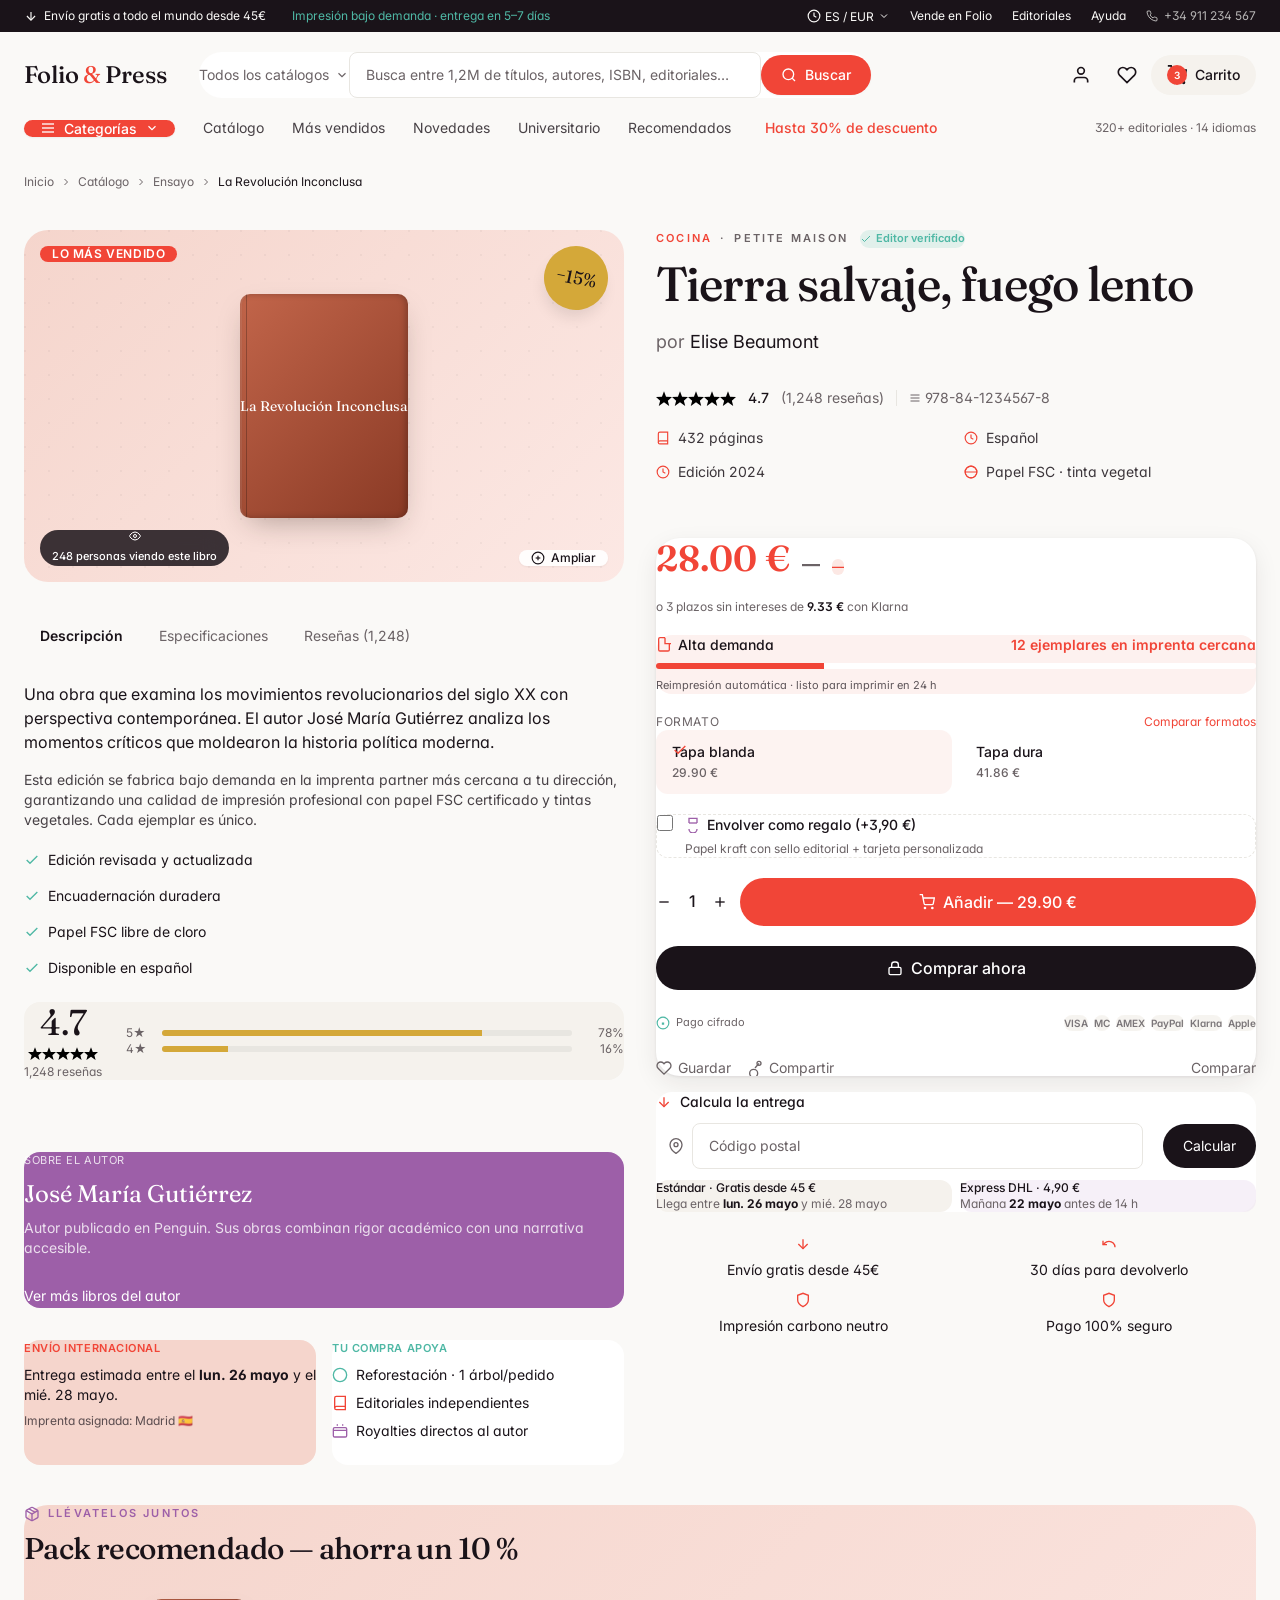
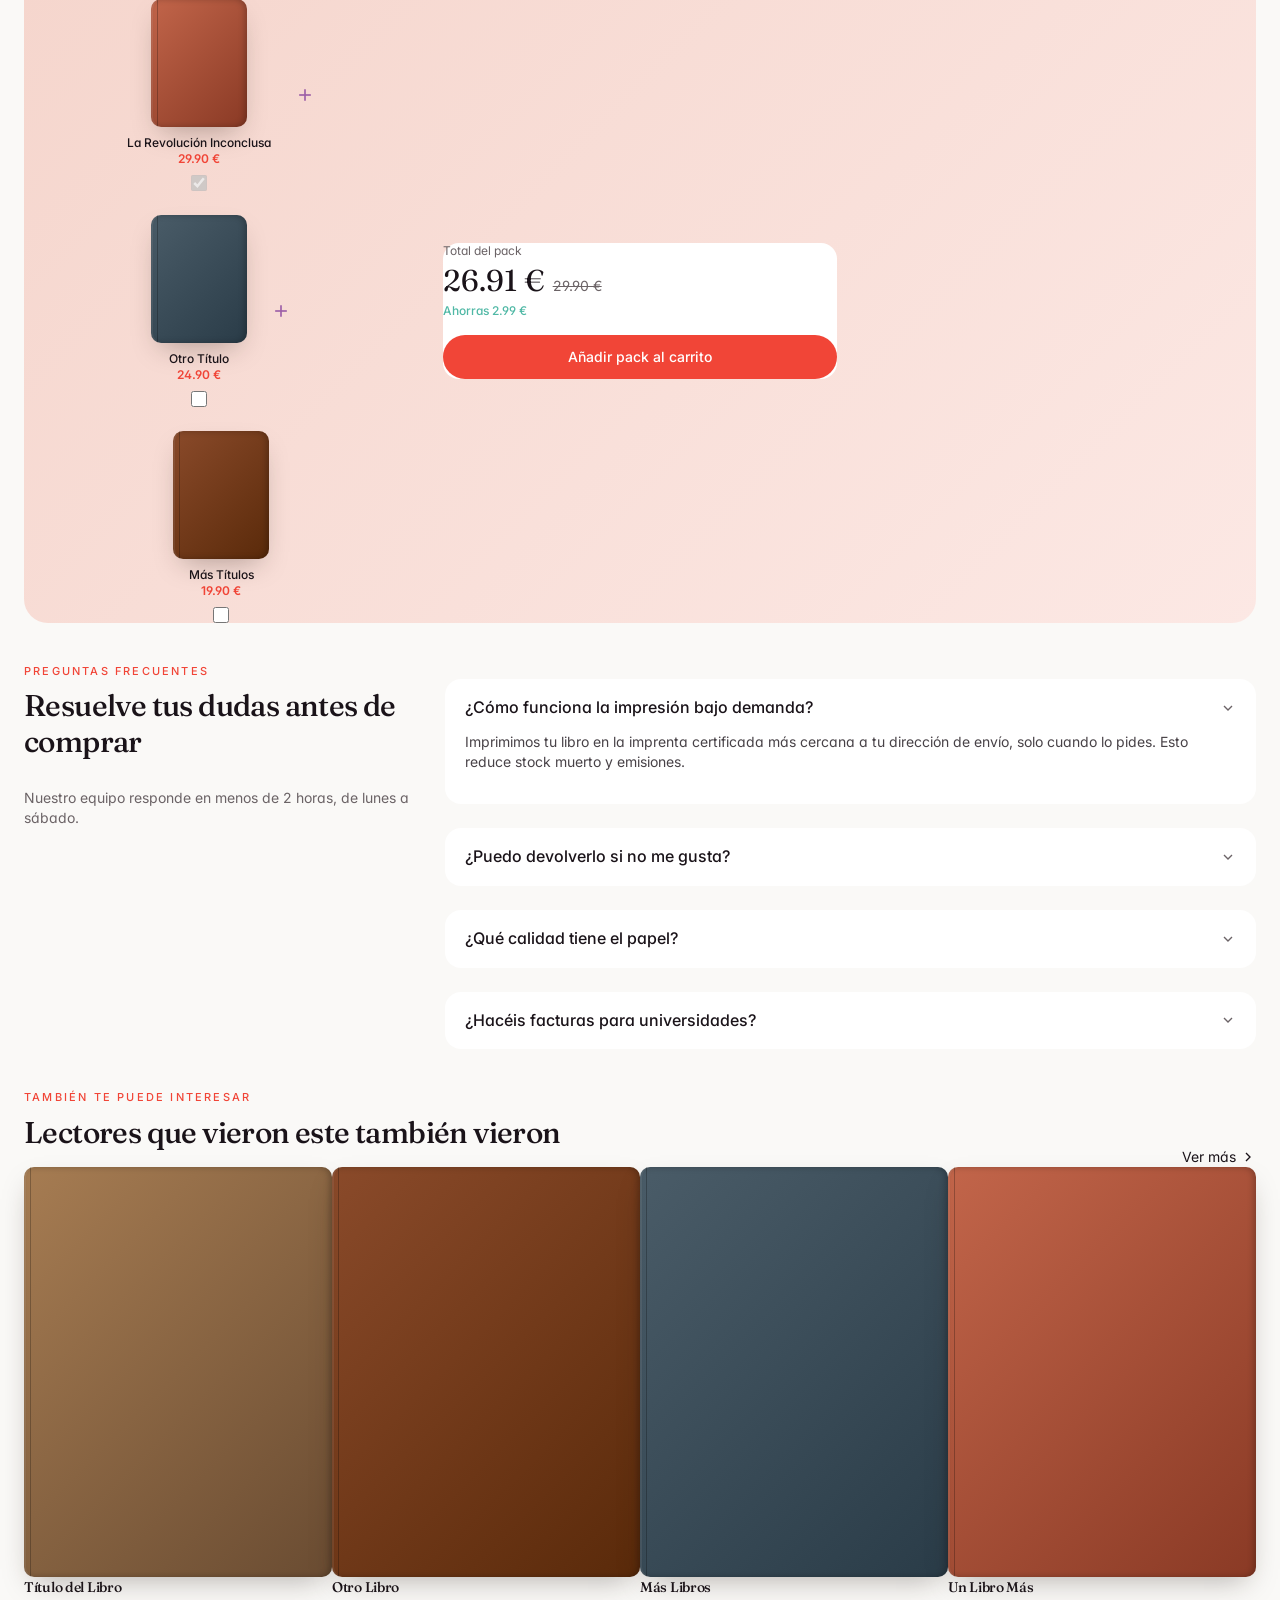
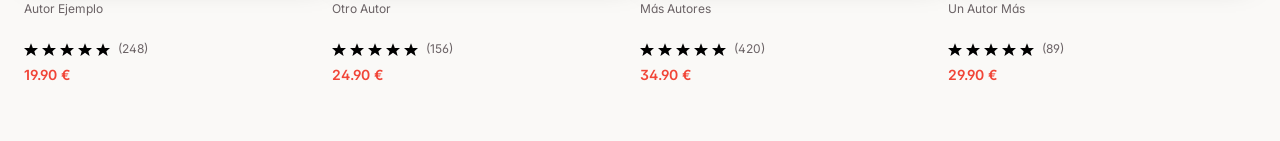
<file: html-version/index.html>
<!DOCTYPE html>
<html lang="es">
<head>
    <meta charset="UTF-8">
    <meta name="viewport" content="width=device-width, initial-scale=1.0">
    <title>La Revolución Inconclusa — José María Gutiérrez · Folio & Press</title>
    <meta name="description" content="Una obra que examina los movimientos revolucionarios del siglo XX con perspectiva contemporánea.">
    <link rel="stylesheet" href="styles.css">
    <link rel="preconnect" href="https://fonts.googleapis.com">
    <link rel="preconnect" href="https://fonts.gstatic.com" crossorigin>
    <link href="https://fonts.googleapis.com/css2?family=Fraunces:wght@400;500;600;700&family=Inter:wght@400;500;600;700&display=swap" rel="stylesheet">
</head>
<body>
    <main class="min-h-screen bg-background">
        <!-- HEADER -->
        <header class="sticky top-0 z-40 bg-ivory backdrop-blur-xl border-b border-border">
            <!-- Utility bar -->
            <div id="utility-bar" class="hidden-mobile bg-ink text-ivory text-xs">
                <div class="mx-auto max-w-7xl px-6 py-2 flex items-center justify-between">
                    <div class="flex items-center gap-5">
                        <span class="flex items-center gap-1.5">
                            <svg class="h-3.5 w-3.5" viewBox="0 0 24 24" fill="none" stroke="currentColor" stroke-width="2">
                                <line x1="12" y1="5" x2="12" y2="19"></line>
                                <polyline points="19 12 12 19 5 12"></polyline>
                            </svg>
                            Envío gratis a todo el mundo desde 45€
                        </span>
                        <span class="flex items-center gap-1.5 text-mint">
                            <span class="h-1.5 w-1.5 rounded-full bg-mint animate-pulse"></span>
                            Impresión bajo demanda · entrega en 5–7 días
                        </span>
                    </div>
                    <div class="flex items-center gap-5">
                        <button class="flex items-center gap-1 hover:text-ivory transition">
                            <svg class="h-3.5 w-3.5" viewBox="0 0 24 24" fill="none" stroke="currentColor" stroke-width="2">
                                <circle cx="12" cy="12" r="10"></circle>
                                <path d="M12 6v6l4 2"></path>
                            </svg>
                            ES / EUR
                            <svg class="h-3 w-3" viewBox="0 0 24 24" fill="none" stroke="currentColor" stroke-width="2">
                                <polyline points="6 9 12 15 18 9"></polyline>
                            </svg>
                        </button>
                        <a href="#" class="hover:text-ivory transition">Vende en Folio</a>
                        <a href="#" class="hover:text-ivory transition">Editoriales</a>
                        <a href="#" class="hover:text-ivory transition">Ayuda</a>
                        <span class="flex items-center gap-1.5 text-ivory/70">
                            <svg class="h-3 w-3" viewBox="0 0 24 24" fill="none" stroke="currentColor" stroke-width="2">
                                <path d="M22 16.92v3a2 2 0 0 1-2.18 2 19.79 19.79 0 0 1-8.63-3.07 19.5 19.5 0 0 1-6-6 19.79 19.79 0 0 1-3.07-8.67A2 2 0 0 1 4.11 2h3a2 2 0 0 1 2 1.72 12.84 12.84 0 0 0 .7 2.81 2 2 0 0 1-.45 2.11L8.09 9.91a16 16 0 0 0 6 6l1.27-1.27a2 2 0 0 1 2.11-.45 12.84 12.84 0 0 0 2.81.7A2 2 0 0 1 22 16.92z"></path>
                            </svg>
                            +34 911 234 567
                        </span>
                    </div>
                </div>
            </div>

            <!-- Main bar -->
            <div class="mx-auto max-w-7xl px-6">
                <div class="flex items-center gap-6 py-5">
                    <button id="mobile-menu-btn" class="hidden-desktop -ml-1 p-1 text-foreground" aria-label="Menú">
                        <svg class="h-6 w-6" viewBox="0 0 24 24" fill="none" stroke="currentColor" stroke-width="2">
                            <line x1="3" y1="6" x2="21" y2="6"></line>
                            <line x1="3" y1="12" x2="21" y2="12"></line>
                            <line x1="3" y1="18" x2="21" y2="18"></line>
                        </svg>
                    </button>

                    <a href="/" class="flex items-baseline gap-1 mr-2">
                        <span class="font-display text-2xl font-medium tracking-tight text-ink">Folio</span>
                        <span class="text-coral font-display text-2xl">&</span>
                        <span class="font-display text-2xl font-medium tracking-tight text-ink">Press</span>
                    </a>

                    <!-- Search -->
                    <div class="hidden-mobile flex-1 max-w-2xl hidden md:flex">
                        <div class="group relative w-full">
                            <div class="flex items-center rounded-full border border-border bg-card transition-all focus-within:border-coral focus-within:shadow-soft">
                                <button class="flex items-center gap-1.5 pl-5 pr-3 py-3 text-sm text-muted-foreground border-r border-border hover:text-foreground transition">
                                    Todos los catálogos
                                    <svg class="h-3.5 w-3.5" viewBox="0 0 24 24" fill="none" stroke="currentColor" stroke-width="2">
                                        <polyline points="6 9 12 15 18 9"></polyline>
                                    </svg>
                                </button>
                                <input
                                    type="search"
                                    placeholder="Busca entre 1,2M de títulos, autores, ISBN, editoriales…"
                                    class="flex-1 bg-transparent px-4 py-3 text-sm text-foreground placeholder:text-muted-foreground outline-none"
                                />
                                <button class="m-1 flex items-center gap-2 rounded-full bg-coral px-5 py-2.5 text-sm font-medium text-white hover:brightness-110 transition shadow-sm">
                                    <svg class="h-4 w-4" viewBox="0 0 24 24" fill="none" stroke="currentColor" stroke-width="2">
                                        <circle cx="11" cy="11" r="8"></circle>
                                        <path d="m21 21-4.35-4.35"></path>
                                    </svg>
                                    Buscar
                                </button>
                            </div>
                        </div>
                    </div>

                    <!-- Right actions -->
                    <div class="ml-auto flex items-center gap-1 md:gap-2">
                        <button class="hidden sm:flex items-center gap-2 rounded-full px-3 py-2 text-sm hover:bg-cream transition">
                            <svg class="h-5 w-5" viewBox="0 0 24 24" fill="none" stroke="currentColor" stroke-width="2">
                                <path d="M20 21v-2a4 4 0 0 0-4-4H8a4 4 0 0 0-4 4v2"></path>
                                <circle cx="12" cy="7" r="4"></circle>
                            </svg>
                            <span class="hidden lg:inline">Mi cuenta</span>
                        </button>
                        <button class="hidden sm:grid h-10 w-10 place-items-center rounded-full hover:bg-cream transition" aria-label="Favoritos">
                            <svg class="h-5 w-5" viewBox="0 0 24 24" fill="none" stroke="currentColor" stroke-width="2">
                                <path d="M20.84 4.61a5.5 5.5 0 0 0-7.78 0L12 5.67l-1.06-1.06a5.5 5.5 0 0 0-7.78 7.78l1.06 1.06L12 21.23l7.78-7.78 1.06-1.06a5.5 5.5 0 0 0 0-7.78z"></path>
                            </svg>
                        </button>
                        <button class="relative flex items-center gap-2 rounded-full bg-cream px-4 py-2.5 hover:bg-coral-soft transition">
                            <svg class="h-5 w-5" viewBox="0 0 24 24" fill="none" stroke="currentColor" stroke-width="2">
                                <circle cx="9" cy="21" r="1"></circle>
                                <circle cx="20" cy="21" r="1"></circle>
                                <path d="M1 1h4l2.68 13.39a2 2 0 0 0 2 1.61h9.72a2 2 0 0 0 2-1.61L23 6H6"></path>
                            </svg>
                            <span class="hidden sm:inline text-sm font-medium">Carrito</span>
                            <span class="absolute -top-1 -right-1 grid h-5 w-5 place-items-center rounded-full bg-coral text-white text-[10px] font-semibold">3</span>
                        </button>
                    </div>
                </div>

                <!-- Nav row -->
                <nav id="nav-row" class="hidden-mobile hidden md:flex items-center gap-7 pb-3 text-sm text-foreground/80">
                    <button id="categories-btn" class="relative flex items-center gap-2 rounded-full bg-coral text-white px-4 py-1.5 font-medium hover:brightness-110 transition shadow-sm">
                        <svg class="h-4 w-4" viewBox="0 0 24 24" fill="none" stroke="currentColor" stroke-width="2">
                            <line x1="3" y1="6" x2="21" y2="6"></line>
                            <line x1="3" y1="12" x2="21" y2="12"></line>
                            <line x1="3" y1="18" x2="21" y2="18"></line>
                        </svg>
                        Categorías
                        <svg class="h-3.5 w-3.5" viewBox="0 0 24 24" fill="none" stroke="currentColor" stroke-width="2">
                            <polyline points="6 9 12 15 18 9"></polyline>
                        </svg>
                    </button>
                    <a href="/catalogo" class="hover:text-coral transition">Catálogo</a>
                    <a href="#" class="hover:text-coral transition">Más vendidos</a>
                    <a href="#" class="hover:text-coral transition">Novedades</a>
                    <a href="#" class="hover:text-coral transition">Universitario</a>
                    <a href="#" class="hover:text-coral transition">Recomendados</a>
                    <a href="#" class="flex items-center gap-1.5 text-coral hover:text-ink transition font-medium">
                        <span class="inline-block h-1.5 w-1.5 rounded-full bg-coral animate-pulse"></span>
                        Hasta 30% de descuento
                    </a>
                    <span class="ml-auto text-xs text-muted-foreground">320+ editoriales · 14 idiomas</span>
                </nav>
            </div>

            <!-- Mega menu -->
            <div id="mega-menu" class="hidden absolute left-0 right-0 top-full bg-card border-b border-border shadow-lift animate-in fade-in slide-in-from-top-2 duration-200">
                <div class="mx-auto max-w-7xl px-6 py-10 grid grid-cols-12 gap-10">
                    <div class="col-span-3">
                        <div class="text-[11px] uppercase tracking-widest text-muted-foreground mb-4">Explorar por</div>
                        <ul class="space-y-2.5">
                            <li class="flex items-baseline justify-between gap-3 group cursor-pointer">
                                <span class="text-foreground group-hover:text-coral transition font-medium">Ficción literaria</span>
                                <span class="text-xs text-muted-foreground">8,240</span>
                            </li>
                            <li class="flex items-baseline justify-between gap-3 group cursor-pointer">
                                <span class="text-foreground group-hover:text-coral transition font-medium">Misterio y thriller</span>
                                <span class="text-xs text-muted-foreground">3,120</span>
                            </li>
                            <li class="flex items-baseline justify-between gap-3 group cursor-pointer">
                                <span class="text-foreground group-hover:text-coral transition font-medium">Ciencia ficción</span>
                                <span class="text-xs text-muted-foreground">2,890</span>
                            </li>
                            <li class="flex items-baseline justify-between gap-3 group cursor-pointer">
                                <span class="text-foreground group-hover:text-coral transition font-medium">Romance</span>
                                <span class="text-xs text-muted-foreground">5,410</span>
                            </li>
                        </ul>
                    </div>
                    <div class="col-span-3">
                        <div class="text-[11px] uppercase tracking-widest text-muted-foreground mb-4">Por género</div>
                        <ul class="space-y-2.5">
                            <li><a href="#" class="text-sm text-foreground/80 hover:text-coral transition">Ficción literaria</a></li>
                            <li><a href="#" class="text-sm text-foreground/80 hover:text-coral transition">Misterio y thriller</a></li>
                            <li><a href="#" class="text-sm text-foreground/80 hover:text-coral transition">Ciencia ficción</a></li>
                            <li><a href="#" class="text-sm text-foreground/80 hover:text-coral transition">Romance</a></li>
                            <li><a href="#" class="text-sm text-foreground/80 hover:text-coral transition">Poesía</a></li>
                            <li><a href="#" class="text-sm text-foreground/80 hover:text-coral transition">Ensayo</a></li>
                        </ul>
                    </div>
                    <div class="col-span-3">
                        <div class="text-[11px] uppercase tracking-widest text-muted-foreground mb-4">Académico</div>
                        <ul class="space-y-2.5">
                            <li><a href="#" class="text-sm text-foreground/80 hover:text-coral transition">Catálogos universitarios</a></li>
                            <li><a href="#" class="text-sm text-foreground/80 hover:text-coral transition">Adopción en curso</a></li>
                            <li><a href="#" class="text-sm text-foreground/80 hover:text-coral transition">Monografías</a></li>
                            <li><a href="#" class="text-sm text-foreground/80 hover:text-coral transition">Revistas</a></li>
                            <li><a href="#" class="text-sm text-foreground/80 hover:text-coral transition">Manuales</a></li>
                        </ul>
                    </div>
                    <div class="col-span-3">
                        <div class="text-[11px] uppercase tracking-widest text-muted-foreground mb-4">Idiomas</div>
                        <ul class="space-y-2.5">
                            <li><a href="#" class="text-sm text-foreground/80 hover:text-coral transition">Español</a></li>
                            <li><a href="#" class="text-sm text-foreground/80 hover:text-coral transition">Inglés</a></li>
                            <li><a href="#" class="text-sm text-foreground/80 hover:text-coral transition">Francés</a></li>
                            <li><a href="#" class="text-sm text-foreground/80 hover:text-coral transition">Alemán</a></li>
                            <li><a href="#" class="text-sm text-foreground/80 hover:text-coral transition">Italiano</a></li>
                        </ul>
                    </div>
                </div>
            </div>

            <!-- Mobile menu -->
            <div id="mobile-menu" class="hidden md:hidden border-t border-border px-6 py-4 space-y-3 bg-ivory">
                <div class="flex items-center rounded-full border border-border bg-card px-4 py-3">
                    <svg class="h-4 w-4 text-muted-foreground mr-2" viewBox="0 0 24 24" fill="none" stroke="currentColor" stroke-width="2">
                        <circle cx="11" cy="11" r="8"></circle>
                        <path d="m21 21-4.35-4.35"></path>
                    </svg>
                    <input class="flex-1 bg-transparent text-sm outline-none" placeholder="Buscar títulos…" />
                </div>
                <a href="/catalogo" class="block py-2 text-foreground border-b border-border/60">Catálogo</a>
                <a href="#" class="block py-2 text-foreground border-b border-border/60">Más vendidos</a>
                <a href="#" class="block py-2 text-foreground border-b border-border/60">Novedades</a>
                <a href="#" class="block py-2 text-foreground border-b border-border/60">Universitario</a>
                <a href="#" class="block py-2 text-foreground border-b border-border/60">Recomendados</a>
                <a href="#" class="block py-2 text-foreground">Mi cuenta</a>
            </div>
        </header>

        <!-- Breadcrumb -->
        <div class="mx-auto max-w-7xl px-6 pt-6">
            <nav class="text-xs text-muted-foreground flex items-center gap-1.5 flex-wrap">
                <a href="/" class="hover:text-coral">Inicio</a>
                <svg class="h-3 w-3" viewBox="0 0 24 24" fill="none" stroke="currentColor" stroke-width="2">
                    <polyline points="9 18 15 12 9 6"></polyline>
                </svg>
                <a href="/catalogo" class="hover:text-coral">Catálogo</a>
                <svg class="h-3 w-3" viewBox="0 0 24 24" fill="none" stroke="currentColor" stroke-width="2">
                    <polyline points="9 18 15 12 9 6"></polyline>
                </svg>
                <span class="hover:text-coral cursor-pointer">Ensayo</span>
                <svg class="h-3 w-3" viewBox="0 0 24 24" fill="none" stroke="currentColor" stroke-width="2">
                    <polyline points="9 18 15 12 9 6"></polyline>
                </svg>
                <span class="text-foreground truncate">La Revolución Inconclusa</span>
            </nav>
        </div>

        <!-- Hero PDP -->
        <section class="mx-auto max-w-7xl px-6 py-10 grid lg:grid-cols-12 gap-12">
            <!-- Left column: gallery + tabs -->
            <div class="lg:col-span-6 space-y-8">
                <!-- Book Cover -->
                <div class="relative group/img">
                    <div class="rounded-3xl bg-gradient-to-br from-blush via-cream to-coral-soft p-12 md:p-16 grid place-items-center overflow-hidden relative">
                        <div class="absolute inset-0 opacity-[0.04]" style="background-image: radial-gradient(circle at 1px 1px, var(--ink) 1px, transparent 0px); background-size: 24px 24px;"></div>
                        <div class="w-2/3 max-w-sm transform-gpu transition-all duration-700 ease-out hover:-rotate-3 hover:scale-105">
                            <div class="book-cover rounded-lg overflow-hidden" style="--cover-c1: #c2654a; --cover-c2: #8a3a25;">
                                <div class="w-full aspect-[3/4] flex items-center justify-center text-white font-display text-sm p-4 text-center">
                                    La Revolución Inconclusa
                                </div>
                            </div>
                        </div>
                        <button class="absolute bottom-4 right-4 inline-flex items-center gap-1.5 rounded-full bg-white/90 backdrop-blur px-3 py-1.5 text-xs font-medium text-ink shadow-sm hover:bg-white">
                            <svg class="h-3.5 w-3.5" viewBox="0 0 24 24" fill="none" stroke="currentColor" stroke-width="2">
                                <circle cx="12" cy="12" r="10"></circle>
                                <line x1="12" y1="8" x2="12" y2="16"></line>
                                <line x1="8" y1="12" x2="16" y2="12"></line>
                            </svg>
                            Ampliar
                        </button>
                        <div class="absolute bottom-4 left-4 inline-flex items-center gap-1.5 rounded-full bg-ink/85 backdrop-blur text-white px-3 py-1.5 text-[11px] font-medium">
                            <svg class="h-3 w-3" viewBox="0 0 24 24" fill="none" stroke="currentColor" stroke-width="2">
                                <path d="M1 12s4-8 11-8 11 8 11 8-4 8-11 8-11-8-11-8z"></path>
                                <circle cx="12" cy="12" r="3"></circle>
                            </svg>
                            248 personas viendo este libro
                        </div>
                    </div>
                    <span class="absolute left-4 top-4 rounded-full bg-coral text-white px-3 py-1 text-xs font-semibold uppercase tracking-wider">Lo más vendido</span>
                    <span class="absolute right-4 top-4 grid h-16 w-16 place-items-center rounded-full bg-sun text-ink font-display text-lg rotate-12 shadow-lg">−15%</span>
                </div>

                <!-- Tabs -->
                <div>
                    <div class="border-b border-border flex gap-1">
                        <button class="tab-btn active relative px-4 py-3 text-sm transition font-semibold" data-tab="desc">
                            Descripción
                            <span class="absolute inset-x-3 -bottom-px h-0.5 bg-coral"></span>
                        </button>
                        <button class="tab-btn relative px-4 py-3 text-sm transition text-muted-foreground hover:text-foreground" data-tab="specs">
                            Especificaciones
                        </button>
                        <button class="tab-btn relative px-4 py-3 text-sm transition text-muted-foreground hover:text-foreground" data-tab="reviews">
                            Reseñas (1,248)
                        </button>
                    </div>
                    <div class="py-6">
                        <div id="tab-desc" class="tab-content prose max-w-none">
                            <p class="text-base text-foreground leading-relaxed">Una obra que examina los movimientos revolucionarios del siglo XX con perspectiva contemporánea. El autor José María Gutiérrez analiza los momentos críticos que moldearon la historia política moderna.</p>
                            <p class="mt-4 text-sm text-foreground/80 leading-relaxed">Esta edición se fabrica bajo demanda en la imprenta partner más cercana a tu dirección, garantizando una calidad de impresión profesional con papel FSC certificado y tintas vegetales. Cada ejemplar es único.</p>
                            <ul class="mt-5 space-y-2">
                                <li class="flex items-center gap-2 text-sm text-foreground">
                                    <svg class="h-4 w-4 text-mint" viewBox="0 0 24 24" fill="none" stroke="currentColor" stroke-width="2">
                                        <polyline points="20 6 9 17 4 12"></polyline>
                                    </svg>
                                    Edición revisada y actualizada
                                </li>
                                <li class="flex items-center gap-2 text-sm text-foreground">
                                    <svg class="h-4 w-4 text-mint" viewBox="0 0 24 24" fill="none" stroke="currentColor" stroke-width="2">
                                        <polyline points="20 6 9 17 4 12"></polyline>
                                    </svg>
                                    Encuadernación duradera
                                </li>
                                <li class="flex items-center gap-2 text-sm text-foreground">
                                    <svg class="h-4 w-4 text-mint" viewBox="0 0 24 24" fill="none" stroke="currentColor" stroke-width="2">
                                        <polyline points="20 6 9 17 4 12"></polyline>
                                    </svg>
                                    Papel FSC libre de cloro
                                </li>
                                <li class="flex items-center gap-2 text-sm text-foreground">
                                    <svg class="h-4 w-4 text-mint" viewBox="0 0 24 24" fill="none" stroke="currentColor" stroke-width="2">
                                        <polyline points="20 6 9 17 4 12"></polyline>
                                    </svg>
                                    Disponible en español
                                </li>
                            </ul>
                        </div>

                        <div id="tab-specs" class="tab-content hidden">
                            <dl class="grid grid-cols-1 sm:grid-cols-2 gap-x-8 gap-y-1 text-sm">
                                <div class="flex justify-between border-b border-border py-2.5">
                                    <dt class="text-muted-foreground">Editorial</dt>
                                    <dd class="font-medium text-foreground text-right">Penguin Books</dd>
                                </div>
                                <div class="flex justify-between border-b border-border py-2.5">
                                    <dt class="text-muted-foreground">Autor</dt>
                                    <dd class="font-medium text-foreground text-right">José María Gutiérrez</dd>
                                </div>
                                <div class="flex justify-between border-b border-border py-2.5">
                                    <dt class="text-muted-foreground">Año de publicación</dt>
                                    <dd class="font-medium text-foreground text-right">2024</dd>
                                </div>
                                <div class="flex justify-between border-b border-border py-2.5">
                                    <dt class="text-muted-foreground">Páginas</dt>
                                    <dd class="font-medium text-foreground text-right">432</dd>
                                </div>
                                <div class="flex justify-between border-b border-border py-2.5">
                                    <dt class="text-muted-foreground">Idioma</dt>
                                    <dd class="font-medium text-foreground text-right">Español</dd>
                                </div>
                                <div class="flex justify-between border-b border-border py-2.5">
                                    <dt class="text-muted-foreground">ISBN</dt>
                                    <dd class="font-medium text-foreground text-right">978-84-1234567-8</dd>
                                </div>
                                <div class="flex justify-between border-b border-border py-2.5">
                                    <dt class="text-muted-foreground">Categoría</dt>
                                    <dd class="font-medium text-foreground text-right">Ensayo</dd>
                                </div>
                            </dl>
                        </div>

                        <div id="tab-reviews" class="tab-content hidden space-y-5">
                            <div class="flex items-center gap-6 rounded-2xl bg-cream p-5">
                                <div class="text-center">
                                    <div class="font-display text-4xl text-ink">4.7</div>
                                    <div class="flex justify-center mt-1">
                                        <svg class="h-3.5 w-3.5 fill-sun text-sun" viewBox="0 0 24 24"><polygon points="12 2 15.09 10.26 24 10.35 17.77 16.01 19.85 24.07 12 18.41 4.15 24.07 6.23 16.01 0 10.35 8.91 10.26 12 2"></polygon></svg>
                                        <svg class="h-3.5 w-3.5 fill-sun text-sun" viewBox="0 0 24 24"><polygon points="12 2 15.09 10.26 24 10.35 17.77 16.01 19.85 24.07 12 18.41 4.15 24.07 6.23 16.01 0 10.35 8.91 10.26 12 2"></polygon></svg>
                                        <svg class="h-3.5 w-3.5 fill-sun text-sun" viewBox="0 0 24 24"><polygon points="12 2 15.09 10.26 24 10.35 17.77 16.01 19.85 24.07 12 18.41 4.15 24.07 6.23 16.01 0 10.35 8.91 10.26 12 2"></polygon></svg>
                                        <svg class="h-3.5 w-3.5 fill-sun text-sun" viewBox="0 0 24 24"><polygon points="12 2 15.09 10.26 24 10.35 17.77 16.01 19.85 24.07 12 18.41 4.15 24.07 6.23 16.01 0 10.35 8.91 10.26 12 2"></polygon></svg>
                                        <svg class="h-3.5 w-3.5 fill-sun text-sun" viewBox="0 0 24 24"><polygon points="12 2 15.09 10.26 24 10.35 17.77 16.01 19.85 24.07 12 18.41 4.15 24.07 6.23 16.01 0 10.35 8.91 10.26 12 2"></polygon></svg>
                                    </div>
                                    <div class="text-xs text-muted-foreground mt-1">1,248 reseñas</div>
                                </div>
                                <div class="flex-1 space-y-1.5">
                                    <div class="flex items-center gap-3 text-xs">
                                        <span class="w-6 text-muted-foreground">5★</span>
                                        <div class="flex-1 h-1.5 rounded-full bg-border overflow-hidden">
                                            <div class="h-full bg-sun" style="width: 78%;"></div>
                                        </div>
                                        <span class="w-10 text-right text-muted-foreground">78%</span>
                                    </div>
                                    <div class="flex items-center gap-3 text-xs">
                                        <span class="w-6 text-muted-foreground">4★</span>
                                        <div class="flex-1 h-1.5 rounded-full bg-border overflow-hidden">
                                            <div class="h-full bg-sun" style="width: 16%;"></div>
                                        </div>
                                        <span class="w-10 text-right text-muted-foreground">16%</span>
                                    </div>
                                </div>
                            </div>
                        </div>
                    </div>
                </div>

                <!-- Side info cards -->
                <div class="grid sm:grid-cols-2 gap-4">
                    <div class="rounded-2xl bg-grape text-white p-5 sm:col-span-2">
                        <div class="text-[11px] uppercase tracking-wider opacity-80">Sobre el autor</div>
                        <div class="mt-2 font-display text-2xl">José María Gutiérrez</div>
                        <p class="mt-2 text-sm text-white/80">Autor publicado en Penguin. Sus obras combinan rigor académico con una narrativa accesible.</p>
                        <a href="#" class="mt-3 inline-block text-sm border-b border-white/60 pb-0.5 hover:border-white">Ver más libros del autor</a>
                    </div>
                    <div class="rounded-2xl bg-blush text-ink p-5">
                        <div class="text-[11px] uppercase tracking-wider text-coral font-semibold">Envío internacional</div>
                        <div class="mt-2 text-sm">Entrega estimada entre el <strong>lun. 26 mayo</strong> y el mié. 28 mayo.</div>
                        <div class="mt-2 text-xs text-ink/70">Imprenta asignada: Madrid 🇪🇸</div>
                    </div>
                    <div class="rounded-2xl border border-border bg-white p-5">
                        <div class="text-[11px] uppercase tracking-wider text-mint font-semibold">Tu compra apoya</div>
                        <ul class="mt-2 space-y-1.5 text-sm text-foreground">
                            <li class="flex items-center gap-2">
                                <svg class="h-4 w-4 text-mint" viewBox="0 0 24 24" fill="none" stroke="currentColor" stroke-width="2">
                                    <path d="M12 2C6.48 2 2 6.48 2 12s4.48 10 10 10 10-4.48 10-10S17.52 2 12 2z"></path>
                                </svg>
                                Reforestación · 1 árbol/pedido
                            </li>
                            <li class="flex items-center gap-2">
                                <svg class="h-4 w-4 text-coral" viewBox="0 0 24 24" fill="none" stroke="currentColor" stroke-width="2">
                                    <path d="M4 19.5A2.5 2.5 0 0 1 6.5 17H20"></path>
                                    <path d="M6.5 2H20v20H6.5A2.5 2.5 0 0 1 4 19.5v-15A2.5 2.5 0 0 1 6.5 2z"></path>
                                </svg>
                                Editoriales independientes
                            </li>
                            <li class="flex items-center gap-2">
                                <svg class="h-4 w-4 text-grape" viewBox="0 0 24 24" fill="none" stroke="currentColor" stroke-width="2">
                                    <rect x="2" y="7" width="20" height="14" rx="2" ry="2"></rect>
                                    <path d="M16 4V2M8 4V2M2 11h20"></path>
                                </svg>
                                Royalties directos al autor
                            </li>
                        </ul>
                    </div>
                </div>
            </div>

            <!-- Right column: Price and purchase -->
            <div class="lg:col-span-6">
                <div class="flex items-center gap-2 flex-wrap text-[11px] uppercase tracking-[0.2em] font-semibold">
                    <span class="text-coral">Cocina</span>
                    <span class="text-muted-foreground">·</span>
                    <span class="text-muted-foreground">Petite Maison</span>
                    <span class="ml-1 inline-flex items-center gap-1 rounded-full bg-mint/15 text-mint px-2 py-0.5 normal-case tracking-normal">
                        <svg class="h-3 w-3" viewBox="0 0 24 24" fill="none" stroke="currentColor" stroke-width="2">
                            <polyline points="20 6 9 17 4 12"></polyline>
                        </svg>
                        Editor verificado
                    </span>
                </div>
                <h1 class="mt-3 font-display text-4xl md:text-5xl text-ink leading-tight">Tierra salvaje, fuego lento</h1>
                <p class="mt-3 text-lg text-muted-foreground">por <a href="#" class="text-foreground hover:text-coral underline-offset-4 hover:underline">Elise Beaumont</a></p>

                <div class="mt-4 flex items-center gap-3 text-sm">
                    <div class="flex">
                        <svg class="h-4 w-4 fill-sun text-sun" viewBox="0 0 24 24"><polygon points="12 2 15.09 10.26 24 10.35 17.77 16.01 19.85 24.07 12 18.41 4.15 24.07 6.23 16.01 0 10.35 8.91 10.26 12 2"></polygon></svg>
                        <svg class="h-4 w-4 fill-sun text-sun" viewBox="0 0 24 24"><polygon points="12 2 15.09 10.26 24 10.35 17.77 16.01 19.85 24.07 12 18.41 4.15 24.07 6.23 16.01 0 10.35 8.91 10.26 12 2"></polygon></svg>
                        <svg class="h-4 w-4 fill-sun text-sun" viewBox="0 0 24 24"><polygon points="12 2 15.09 10.26 24 10.35 17.77 16.01 19.85 24.07 12 18.41 4.15 24.07 6.23 16.01 0 10.35 8.91 10.26 12 2"></polygon></svg>
                        <svg class="h-4 w-4 fill-sun text-sun" viewBox="0 0 24 24"><polygon points="12 2 15.09 10.26 24 10.35 17.77 16.01 19.85 24.07 12 18.41 4.15 24.07 6.23 16.01 0 10.35 8.91 10.26 12 2"></polygon></svg>
                        <svg class="h-4 w-4 fill-sun text-sun" viewBox="0 0 24 24"><polygon points="12 2 15.09 10.26 24 10.35 17.77 16.01 19.85 24.07 12 18.41 4.15 24.07 6.23 16.01 0 10.35 8.91 10.26 12 2"></polygon></svg>
                    </div>
                    <span class="font-medium text-foreground">4.7</span>
                    <a href="#reviews" class="text-muted-foreground hover:text-coral">(1,248 reseñas)</a>
                    <span class="h-4 w-px bg-border"></span>
                    <span class="text-muted-foreground inline-flex items-center gap-1">
                        <svg class="h-3 w-3" viewBox="0 0 24 24" fill="none" stroke="currentColor" stroke-width="2">
                            <line x1="3" y1="12" x2="21" y2="12"></line>
                            <line x1="3" y1="6" x2="21" y2="6"></line>
                            <line x1="3" y1="18" x2="21" y2="18"></line>
                        </svg>
                        978-84-1234567-8
                    </span>
                </div>

                <!-- Key highlights -->
                <ul class="mt-5 grid grid-cols-2 gap-x-4 gap-y-1.5 text-sm text-foreground/85">
                    <li class="inline-flex items-center gap-2">
                        <svg class="h-3.5 w-3.5 text-coral" viewBox="0 0 24 24" fill="none" stroke="currentColor" stroke-width="2">
                            <path d="M4 19.5A2.5 2.5 0 0 1 6.5 17H20"></path>
                            <path d="M6.5 2H20v20H6.5A2.5 2.5 0 0 1 4 19.5v-15A2.5 2.5 0 0 1 6.5 2z"></path>
                        </svg>
                        432 páginas
                    </li>
                    <li class="inline-flex items-center gap-2">
                        <svg class="h-3.5 w-3.5 text-coral" viewBox="0 0 24 24" fill="none" stroke="currentColor" stroke-width="2">
                            <circle cx="12" cy="12" r="10"></circle>
                            <path d="M12 6v6l4 2"></path>
                        </svg>
                        Español
                    </li>
                    <li class="inline-flex items-center gap-2">
                        <svg class="h-3.5 w-3.5 text-coral" viewBox="0 0 24 24" fill="none" stroke="currentColor" stroke-width="2">
                            <circle cx="12" cy="12" r="10"></circle>
                            <path d="M12 6v6l4 2"></path>
                        </svg>
                        Edición 2024
                    </li>
                    <li class="inline-flex items-center gap-2">
                        <svg class="h-3.5 w-3.5 text-coral" viewBox="0 0 24 24" fill="none" stroke="currentColor" stroke-width="2">
                            <circle cx="12" cy="12" r="10"></circle>
                            <path d="M2 12h20M12 2a10 10 0 0 1 0 20 10 10 0 0 1 0-20"></path>
                        </svg>
                        Papel FSC · tinta vegetal
                    </li>
                </ul>

                <!-- Price card -->
                <div class="mt-7 rounded-3xl border border-border bg-white p-6 space-y-5 shadow-soft">
                    <div class="flex items-baseline gap-3">
                        <span class="font-display text-4xl text-coral font-semibold">28.00 €</span>
                        <span class="text-lg text-muted-foreground line-through">—</span>
                        <span class="rounded-full bg-coral-soft text-coral px-2.5 py-0.5 text-xs font-semibold">—</span>
                    </div>
                    <div class="text-xs text-muted-foreground -mt-3">o 3 plazos sin intereses de <span class="font-semibold text-foreground">9.33 €</span> con Klarna</div>

                    <!-- Stock urgency -->
                    <div class="rounded-2xl bg-coral-soft/60 border border-coral/20 p-3 space-y-2">
                        <div class="flex items-center justify-between text-sm">
                            <span class="inline-flex items-center gap-1.5 font-medium text-ink">
                                <svg class="h-4 w-4 text-coral" viewBox="0 0 24 24" fill="none" stroke="currentColor" stroke-width="2">
                                    <path d="M13.5 1H6a2 2 0 0 0-2 2v16a2 2 0 0 0 2 2h12a2 2 0 0 0 2-2V10.5"></path>
                                    <path d="M13.5 1v9h9"></path>
                                </svg>
                                Alta demanda
                            </span>
                            <span class="text-coral font-semibold">12 ejemplares en imprenta cercana</span>
                        </div>
                        <div class="h-1.5 rounded-full bg-white overflow-hidden">
                            <div class="h-full bg-coral" style="width: 28%;"></div>
                        </div>
                        <div class="text-[11px] text-ink/70">Reimpresión automática · listo para imprimir en 24 h</div>
                    </div>

                    <!-- Format -->
                    <div>
                        <div class="flex items-center justify-between mb-2">
                            <div class="text-xs uppercase tracking-wider text-muted-foreground">Formato</div>
                            <a href="#" class="text-xs text-coral hover:underline">Comparar formatos</a>
                        </div>
                        <div class="flex gap-2">
                            <button class="format-btn flex-1 rounded-xl border-2 border-coral bg-coral-soft/50 text-ink px-4 py-3 text-sm font-medium transition text-left relative active" data-format="soft">
                                <svg class="absolute top-2 right-2 h-4 w-4 text-coral" viewBox="0 0 24 24" fill="none" stroke="currentColor" stroke-width="2">
                                    <polyline points="20 6 9 17 4 12"></polyline>
                                </svg>
                                <div>Tapa blanda</div>
                                <span class="block text-xs text-muted-foreground mt-0.5">29.90 €</span>
                            </button>
                            <button class="format-btn flex-1 rounded-xl border-2 border-border hover:border-foreground px-4 py-3 text-sm font-medium transition text-left relative" data-format="hard">
                                <div>Tapa dura</div>
                                <span class="block text-xs text-muted-foreground mt-0.5">41.86 €</span>
                            </button>
                        </div>
                    </div>

                    <!-- Gift option -->
                    <label class="flex items-start gap-3 rounded-xl border border-dashed border-border p-3 cursor-pointer hover:border-coral transition">
                        <input type="checkbox" class="mt-0.5 h-4 w-4 accent-coral" />
                        <div class="flex-1">
                            <div class="text-sm font-medium text-foreground inline-flex items-center gap-1.5">
                                <svg class="h-4 w-4 text-grape" viewBox="0 0 24 24" fill="none" stroke="currentColor" stroke-width="2">
                                    <polyline points="6 9 6 2 18 2 18 9"></polyline>
                                    <path d="M6 18a6 6 0 0 0 12 0"></path>
                                    <line x1="6" y1="9" x2="18" y2="9"></line>
                                </svg>
                                Envolver como regalo (+3,90 €)
                            </div>
                            <div class="text-xs text-muted-foreground">Papel kraft con sello editorial + tarjeta personalizada</div>
                        </div>
                    </label>

                    <!-- Qty + CTA -->
                    <div class="flex items-stretch gap-3">
                        <div class="flex items-center border-2 border-border rounded-full">
                            <button id="qty-minus" class="grid h-12 w-12 place-items-center hover:bg-cream rounded-l-full">
                                <svg class="h-4 w-4" viewBox="0 0 24 24" fill="none" stroke="currentColor" stroke-width="2">
                                    <line x1="5" y1="12" x2="19" y2="12"></line>
                                </svg>
                            </button>
                            <span id="qty-display" class="w-10 text-center font-medium">1</span>
                            <button id="qty-plus" class="grid h-12 w-12 place-items-center hover:bg-cream rounded-r-full">
                                <svg class="h-4 w-4" viewBox="0 0 24 24" fill="none" stroke="currentColor" stroke-width="2">
                                    <line x1="12" y1="5" x2="12" y2="19"></line>
                                    <line x1="5" y1="12" x2="19" y2="12"></line>
                                </svg>
                            </button>
                        </div>
                        <button id="add-cart" class="flex-1 group inline-flex items-center justify-center gap-2 rounded-full bg-coral text-white px-6 py-3 font-medium hover:brightness-110 transition shadow-[0_8px_24px_-8px_oklch(0.68_0.19_30/0.6)] active:scale-[0.99]">
                            <svg class="h-4 w-4 transition group-hover:-rotate-12" viewBox="0 0 24 24" fill="none" stroke="currentColor" stroke-width="2">
                                <circle cx="9" cy="21" r="1"></circle>
                                <circle cx="20" cy="21" r="1"></circle>
                                <path d="M1 1h4l2.68 13.39a2 2 0 0 0 2 1.61h9.72a2 2 0 0 0 2-1.61L23 6H6"></path>
                            </svg>
                            <span id="add-cart-text">Añadir — 29.90 €</span>
                        </button>
                    </div>

                    <button class="w-full rounded-full bg-ink text-white py-3 font-medium hover:bg-grape transition inline-flex items-center justify-center gap-2">
                        <svg class="h-4 w-4" viewBox="0 0 24 24" fill="none" stroke="currentColor" stroke-width="2">
                            <rect x="3" y="11" width="18" height="11" rx="2" ry="2"></rect>
                            <path d="M7 11V7a4 4 0 0 1 4-4h2a4 4 0 0 1 4 4v4"></path>
                        </svg>
                        Comprar ahora
                    </button>

                    <!-- Payment icons -->
                    <div class="flex items-center justify-between gap-2 pt-1">
                        <div class="flex items-center gap-1.5 text-[11px] text-muted-foreground">
                            <svg class="h-3.5 w-3.5 text-mint" viewBox="0 0 24 24" fill="none" stroke="currentColor" stroke-width="2">
                                <path d="M12 22C6.477 22 2 17.523 2 12S6.477 2 12 2s10 4.477 10 10-4.477 10-10 10zm-1-10h2v2h-2v-2z"></path>
                            </svg>
                            Pago cifrado
                        </div>
                        <div class="flex items-center gap-1.5 opacity-80">
                            <span class="text-[10px] font-semibold px-1.5 py-0.5 rounded border border-border bg-cream text-ink/70">VISA</span>
                            <span class="text-[10px] font-semibold px-1.5 py-0.5 rounded border border-border bg-cream text-ink/70">MC</span>
                            <span class="text-[10px] font-semibold px-1.5 py-0.5 rounded border border-border bg-cream text-ink/70">AMEX</span>
                            <span class="text-[10px] font-semibold px-1.5 py-0.5 rounded border border-border bg-cream text-ink/70">PayPal</span>
                            <span class="text-[10px] font-semibold px-1.5 py-0.5 rounded border border-border bg-cream text-ink/70">Klarna</span>
                            <span class="text-[10px] font-semibold px-1.5 py-0.5 rounded border border-border bg-cream text-ink/70">Apple</span>
                        </div>
                    </div>

                    <div class="flex items-center gap-4 text-sm text-muted-foreground pt-2 border-t border-border">
                        <button class="inline-flex items-center gap-1.5 hover:text-coral">
                            <svg class="h-4 w-4" viewBox="0 0 24 24" fill="none" stroke="currentColor" stroke-width="2">
                                <path d="M20.84 4.61a5.5 5.5 0 0 0-7.78 0L12 5.67l-1.06-1.06a5.5 5.5 0 0 0-7.78 7.78l1.06 1.06L12 21.23l7.78-7.78 1.06-1.06a5.5 5.5 0 0 0 0-7.78z"></path>
                            </svg>
                            Guardar
                        </button>
                        <button class="inline-flex items-center gap-1.5 hover:text-coral">
                            <svg class="h-4 w-4" viewBox="0 0 24 24" fill="none" stroke="currentColor" stroke-width="2">
                                <circle cx="18" cy="5" r="3"></circle>
                                <line x1="12" y1="12" x2="18" y2="5"></line>
                                <path d="M4 20a6 6 0 1 0 12 0A6 6 0 0 0 4 20"></path>
                            </svg>
                            Compartir
                        </button>
                        <button class="ml-auto inline-flex items-center gap-1.5 hover:text-coral">Comparar</button>
                    </div>
                </div>

                <!-- Shipping estimator -->
                <div class="mt-4 rounded-2xl border border-border bg-white p-4">
                    <div class="flex items-center gap-2 text-sm font-medium text-ink">
                        <svg class="h-4 w-4 text-coral" viewBox="0 0 24 24" fill="none" stroke="currentColor" stroke-width="2">
                            <line x1="12" y1="5" x2="12" y2="19"></line>
                            <polyline points="19 12 12 19 5 12"></polyline>
                        </svg>
                        Calcula la entrega
                    </div>
                    <div class="mt-3 flex gap-2">
                        <div class="flex-1 inline-flex items-center gap-2 rounded-full border border-border px-3 h-11 focus-within:border-coral">
                            <svg class="h-4 w-4 text-muted-foreground" viewBox="0 0 24 24" fill="none" stroke="currentColor" stroke-width="2">
                                <path d="M21 10c0 7-9 13-9 13s-9-6-9-13a9 9 0 0 1 18 0z"></path>
                                <circle cx="12" cy="10" r="3"></circle>
                            </svg>
                            <input
                                type="text"
                                placeholder="Código postal"
                                class="flex-1 bg-transparent outline-none text-sm"
                                id="zip-input"
                            />
                        </div>
                        <button class="rounded-full bg-ink text-white text-sm px-5 hover:bg-coral transition">Calcular</button>
                    </div>
                    <div class="mt-3 grid sm:grid-cols-2 gap-2 text-xs">
                        <div class="rounded-xl bg-cream p-3">
                            <div class="font-medium text-foreground">Estándar · Gratis desde 45 €</div>
                            <div class="text-muted-foreground mt-0.5">Llega entre <strong class="text-foreground">lun. 26 mayo</strong> y mié. 28 mayo</div>
                        </div>
                        <div class="rounded-xl bg-grape-soft/40 p-3 border border-grape/20">
                            <div class="font-medium text-foreground">Express DHL · 4,90 €</div>
                            <div class="text-muted-foreground mt-0.5">Mañana <strong class="text-foreground">22 mayo</strong> antes de 14 h</div>
                        </div>
                    </div>
                </div>

                <!-- Trust list -->
                <div class="mt-6 grid grid-cols-2 gap-3 text-sm">
                    <div class="flex items-center gap-2 text-foreground">
                        <svg class="h-4 w-4 text-coral shrink-0" viewBox="0 0 24 24" fill="none" stroke="currentColor" stroke-width="2">
                            <line x1="12" y1="5" x2="12" y2="19"></line>
                            <polyline points="19 12 12 19 5 12"></polyline>
                        </svg>
                        Envío gratis desde 45€
                    </div>
                    <div class="flex items-center gap-2 text-foreground">
                        <svg class="h-4 w-4 text-coral shrink-0" viewBox="0 0 24 24" fill="none" stroke="currentColor" stroke-width="2">
                            <path d="M3 7v6h6"></path>
                            <path d="M21 17a9 9 0 00-9-9 9.75 9.75 0 00-6.74 2.74L3 13"></path>
                        </svg>
                        30 días para devolverlo
                    </div>
                    <div class="flex items-center gap-2 text-foreground">
                        <svg class="h-4 w-4 text-coral shrink-0" viewBox="0 0 24 24" fill="none" stroke="currentColor" stroke-width="2">
                            <path d="M12 22s8-4 8-10V5l-8-3-8 3v7c0 6 8 10 8 10z"></path>
                        </svg>
                        Impresión carbono neutro
                    </div>
                    <div class="flex items-center gap-2 text-foreground">
                        <svg class="h-4 w-4 text-coral shrink-0" viewBox="0 0 24 24" fill="none" stroke="currentColor" stroke-width="2">
                            <path d="M12 22s8-4 8-10V5l-8-3-8 3v7c0 6 8 10 8 10z"></path>
                        </svg>
                        Pago 100% seguro
                    </div>
                </div>
            </div>
        </section>

        <!-- Bundle Section -->
        <section class="mx-auto max-w-7xl px-6 pb-10">
            <div class="rounded-3xl bg-gradient-to-br from-grape-soft/50 via-blush/60 to-coral-soft/50 p-6 md:p-10">
                <div class="flex items-center gap-2 text-[11px] uppercase tracking-[0.2em] text-grape font-semibold">
                    <svg class="h-4 w-4" viewBox="0 0 24 24" fill="none" stroke="currentColor" stroke-width="2">
                        <line x1="16.5" y1="9.4" x2="7.5" y2="4.21"></line>
                        <path d="M21 16V8a2 2 0 0 0-1-1.73l-7-4a2 2 0 0 0-2 0l-7 4A2 2 0 0 0 3 8v8a2 2 0 0 0 1 1.73l7 4a2 2 0 0 0 2 0l7-4A2 2 0 0 0 21 16z"></path>
                        <polyline points="3.27 6.96 12 12.01 20.73 6.96"></polyline>
                        <line x1="12" y1="22.08" x2="12" y2="12"></line>
                    </svg>
                    Llévatelos juntos
                </div>
                <h2 class="mt-2 font-display text-3xl text-ink">Pack recomendado — ahorra un 10 %</h2>

                <div class="mt-8 grid lg:grid-cols-3 gap-6 items-center">
                    <div class="lg:col-span-2 flex items-center gap-3 md:gap-6 flex-wrap">
                        <!-- Main book -->
                        <div class="flex items-center gap-3 md:gap-6">
                            <label class="flex flex-col items-center gap-2 cursor-pointer">
                                <div class="w-24 md:w-28">
                                    <div class="book-cover rounded-lg overflow-hidden w-full aspect-[3/4]" style="--cover-c1: #c2654a; --cover-c2: #8a3a25;"></div>
                                </div>
                                <div class="text-center max-w-[7rem]">
                                    <div class="text-xs font-medium text-ink truncate">La Revolución Inconclusa</div>
                                    <div class="text-xs text-coral font-semibold">29.90 €</div>
                                </div>
                                <input type="checkbox" checked disabled class="h-4 w-4 accent-coral" />
                            </label>
                            <svg class="h-5 w-5 text-grape shrink-0" viewBox="0 0 24 24" fill="none" stroke="currentColor" stroke-width="2">
                                <line x1="12" y1="5" x2="12" y2="19"></line>
                                <line x1="5" y1="12" x2="19" y2="12"></line>
                            </svg>
                        </div>

                        <!-- Bundle books -->
                        <div class="flex items-center gap-3 md:gap-6">
                            <label class="flex flex-col items-center gap-2 cursor-pointer">
                                <div class="w-24 md:w-28">
                                    <div class="book-cover rounded-lg overflow-hidden w-full aspect-[3/4]" style="--cover-c1: #4a5c68; --cover-c2: #2a3c48;"></div>
                                </div>
                                <div class="text-center max-w-[7rem]">
                                    <div class="text-xs font-medium text-ink truncate">Otro Título</div>
                                    <div class="text-xs text-coral font-semibold">24.90 €</div>
                                </div>
                                <input type="checkbox" class="h-4 w-4 accent-coral bundle-checkbox" data-price="24.90" />
                            </label>
                            <svg class="h-5 w-5 text-grape shrink-0" viewBox="0 0 24 24" fill="none" stroke="currentColor" stroke-width="2">
                                <line x1="12" y1="5" x2="12" y2="19"></line>
                                <line x1="5" y1="12" x2="19" y2="12"></line>
                            </svg>
                        </div>

                        <!-- Third book -->
                        <div class="flex items-center gap-3 md:gap-6">
                            <label class="flex flex-col items-center gap-2 cursor-pointer">
                                <div class="w-24 md:w-28">
                                    <div class="book-cover rounded-lg overflow-hidden w-full aspect-[3/4]" style="--cover-c1: #8a4a2a; --cover-c2: #5a2a0a;"></div>
                                </div>
                                <div class="text-center max-w-[7rem]">
                                    <div class="text-xs font-medium text-ink truncate">Más Títulos</div>
                                    <div class="text-xs text-coral font-semibold">19.90 €</div>
                                </div>
                                <input type="checkbox" class="h-4 w-4 accent-coral bundle-checkbox" data-price="19.90" />
                            </label>
                        </div>
                    </div>

                    <!-- Bundle summary -->
                    <div class="rounded-2xl bg-white p-5">
                        <div class="text-xs text-muted-foreground">Total del pack</div>
                        <div class="mt-1 flex items-baseline gap-2">
                            <span class="font-display text-3xl text-ink" id="bundle-total">29.90 €</span>
                            <span class="text-sm text-muted-foreground line-through" id="bundle-original">29.90 €</span>
                        </div>
                        <div class="mt-1 text-xs text-mint font-medium" id="bundle-savings">Ahorras 0 €</div>
                        <button class="mt-4 w-full rounded-full bg-coral text-white py-3 text-sm font-medium hover:brightness-110">Añadir pack al carrito</button>
                    </div>
                </div>
            </div>
        </section>

        <!-- FAQ Section -->
        <section class="mx-auto max-w-7xl px-6 pb-16 grid lg:grid-cols-12 gap-10">
            <div class="lg:col-span-4">
                <div class="text-[11px] uppercase tracking-[0.2em] text-coral font-medium">Preguntas frecuentes</div>
                <h2 class="mt-2 font-display text-3xl text-ink">Resuelve tus dudas antes de comprar</h2>
                <p class="mt-3 text-sm text-muted-foreground">Nuestro equipo responde en menos de 2 horas, de lunes a sábado.</p>
            </div>
            <div class="lg:col-span-8 space-y-2">
                <details class="faq-item group rounded-2xl border border-border bg-white px-5 py-4" open>
                    <summary class="flex items-center justify-between cursor-pointer list-none">
                        <span class="font-medium text-ink">¿Cómo funciona la impresión bajo demanda?</span>
                        <svg class="h-4 w-4 text-muted-foreground transition group-open:rotate-180" viewBox="0 0 24 24" fill="none" stroke="currentColor" stroke-width="2">
                            <polyline points="6 9 12 15 18 9"></polyline>
                        </svg>
                    </summary>
                    <p class="mt-3 text-sm text-foreground/80">Imprimimos tu libro en la imprenta certificada más cercana a tu dirección de envío, solo cuando lo pides. Esto reduce stock muerto y emisiones.</p>
                </details>

                <details class="faq-item group rounded-2xl border border-border bg-white px-5 py-4">
                    <summary class="flex items-center justify-between cursor-pointer list-none">
                        <span class="font-medium text-ink">¿Puedo devolverlo si no me gusta?</span>
                        <svg class="h-4 w-4 text-muted-foreground transition group-open:rotate-180" viewBox="0 0 24 24" fill="none" stroke="currentColor" stroke-width="2">
                            <polyline points="6 9 12 15 18 9"></polyline>
                        </svg>
                    </summary>
                    <p class="mt-3 text-sm text-foreground/80">Sí. Tienes 30 días para devolverlo, incluso si fue impreso bajo demanda. Reembolso íntegro o cambio sin coste.</p>
                </details>

                <details class="faq-item group rounded-2xl border border-border bg-white px-5 py-4">
                    <summary class="flex items-center justify-between cursor-pointer list-none">
                        <span class="font-medium text-ink">¿Qué calidad tiene el papel?</span>
                        <svg class="h-4 w-4 text-muted-foreground transition group-open:rotate-180" viewBox="0 0 24 24" fill="none" stroke="currentColor" stroke-width="2">
                            <polyline points="6 9 12 15 18 9"></polyline>
                        </svg>
                    </summary>
                    <p class="mt-3 text-sm text-foreground/80">Papel offset FSC de 90 g/m² para tapa blanda y 120 g/m² para tapa dura. Tintas vegetales certificadas.</p>
                </details>

                <details class="faq-item group rounded-2xl border border-border bg-white px-5 py-4">
                    <summary class="flex items-center justify-between cursor-pointer list-none">
                        <span class="font-medium text-ink">¿Hacéis facturas para universidades?</span>
                        <svg class="h-4 w-4 text-muted-foreground transition group-open:rotate-180" viewBox="0 0 24 24" fill="none" stroke="currentColor" stroke-width="2">
                            <polyline points="6 9 12 15 18 9"></polyline>
                        </svg>
                    </summary>
                    <p class="mt-3 text-sm text-foreground/80">Sí, ofrecemos precios especiales para adopción académica y emitimos factura con IVA al instante.</p>
                </details>
            </div>
        </section>

        <!-- Related Books Section -->
        <section class="mx-auto max-w-7xl px-6 pb-20">
            <div class="flex items-end justify-between mb-8 flex-wrap gap-4">
                <div>
                    <div class="text-[11px] uppercase tracking-[0.2em] text-coral font-medium">También te puede interesar</div>
                    <h2 class="mt-2 font-display text-3xl text-ink">Lectores que vieron este también vieron</h2>
                </div>
                <a href="/catalogo" class="text-sm text-foreground hover:text-coral inline-flex items-center gap-1">
                    Ver más
                    <svg class="h-4 w-4 -rotate-90" viewBox="0 0 24 24" fill="none" stroke="currentColor" stroke-width="2">
                        <polyline points="6 9 12 15 18 9"></polyline>
                    </svg>
                </a>
            </div>
            <div class="grid grid-cols-2 md:grid-cols-4 gap-x-6 gap-y-10">
                <!-- Repeat this for each related book -->
                <div class="group">
                    <div class="book-cover rounded-lg overflow-hidden w-full aspect-[3/4] mb-3" style="--cover-c1: #a67c52; --cover-c2: #6a4c32;"></div>
                    <h3 class="text-sm font-medium text-foreground group-hover:text-coral transition">Título del Libro</h3>
                    <p class="text-xs text-muted-foreground mt-1">Autor Ejemplo</p>
                    <div class="mt-2 flex items-center gap-1">
                        <svg class="h-3.5 w-3.5 fill-sun text-sun" viewBox="0 0 24 24"><polygon points="12 2 15.09 10.26 24 10.35 17.77 16.01 19.85 24.07 12 18.41 4.15 24.07 6.23 16.01 0 10.35 8.91 10.26 12 2"></polygon></svg>
                        <svg class="h-3.5 w-3.5 fill-sun text-sun" viewBox="0 0 24 24"><polygon points="12 2 15.09 10.26 24 10.35 17.77 16.01 19.85 24.07 12 18.41 4.15 24.07 6.23 16.01 0 10.35 8.91 10.26 12 2"></polygon></svg>
                        <svg class="h-3.5 w-3.5 fill-sun text-sun" viewBox="0 0 24 24"><polygon points="12 2 15.09 10.26 24 10.35 17.77 16.01 19.85 24.07 12 18.41 4.15 24.07 6.23 16.01 0 10.35 8.91 10.26 12 2"></polygon></svg>
                        <svg class="h-3.5 w-3.5 fill-sun text-sun" viewBox="0 0 24 24"><polygon points="12 2 15.09 10.26 24 10.35 17.77 16.01 19.85 24.07 12 18.41 4.15 24.07 6.23 16.01 0 10.35 8.91 10.26 12 2"></polygon></svg>
                        <svg class="h-3.5 w-3.5 text-border" viewBox="0 0 24 24"><polygon points="12 2 15.09 10.26 24 10.35 17.77 16.01 19.85 24.07 12 18.41 4.15 24.07 6.23 16.01 0 10.35 8.91 10.26 12 2"></polygon></svg>
                        <span class="text-xs text-muted-foreground ml-1">(248)</span>
                    </div>
                    <p class="text-sm text-coral font-semibold mt-2">19.90 €</p>
                </div>
                <div class="group">
                    <div class="book-cover rounded-lg overflow-hidden w-full aspect-[3/4] mb-3" style="--cover-c1: #8a4a2a; --cover-c2: #5a2a0a;"></div>
                    <h3 class="text-sm font-medium text-foreground group-hover:text-coral transition">Otro Libro</h3>
                    <p class="text-xs text-muted-foreground mt-1">Otro Autor</p>
                    <div class="mt-2 flex items-center gap-1">
                        <svg class="h-3.5 w-3.5 fill-sun text-sun" viewBox="0 0 24 24"><polygon points="12 2 15.09 10.26 24 10.35 17.77 16.01 19.85 24.07 12 18.41 4.15 24.07 6.23 16.01 0 10.35 8.91 10.26 12 2"></polygon></svg>
                        <svg class="h-3.5 w-3.5 fill-sun text-sun" viewBox="0 0 24 24"><polygon points="12 2 15.09 10.26 24 10.35 17.77 16.01 19.85 24.07 12 18.41 4.15 24.07 6.23 16.01 0 10.35 8.91 10.26 12 2"></polygon></svg>
                        <svg class="h-3.5 w-3.5 fill-sun text-sun" viewBox="0 0 24 24"><polygon points="12 2 15.09 10.26 24 10.35 17.77 16.01 19.85 24.07 12 18.41 4.15 24.07 6.23 16.01 0 10.35 8.91 10.26 12 2"></polygon></svg>
                        <svg class="h-3.5 w-3.5 fill-sun text-sun" viewBox="0 0 24 24"><polygon points="12 2 15.09 10.26 24 10.35 17.77 16.01 19.85 24.07 12 18.41 4.15 24.07 6.23 16.01 0 10.35 8.91 10.26 12 2"></polygon></svg>
                        <svg class="h-3.5 w-3.5 text-border" viewBox="0 0 24 24"><polygon points="12 2 15.09 10.26 24 10.35 17.77 16.01 19.85 24.07 12 18.41 4.15 24.07 6.23 16.01 0 10.35 8.91 10.26 12 2"></polygon></svg>
                        <span class="text-xs text-muted-foreground ml-1">(156)</span>
                    </div>
                    <p class="text-sm text-coral font-semibold mt-2">24.90 €</p>
                </div>
                <div class="group">
                    <div class="book-cover rounded-lg overflow-hidden w-full aspect-[3/4] mb-3" style="--cover-c1: #4a5c68; --cover-c2: #2a3c48;"></div>
                    <h3 class="text-sm font-medium text-foreground group-hover:text-coral transition">Más Libros</h3>
                    <p class="text-xs text-muted-foreground mt-1">Más Autores</p>
                    <div class="mt-2 flex items-center gap-1">
                        <svg class="h-3.5 w-3.5 fill-sun text-sun" viewBox="0 0 24 24"><polygon points="12 2 15.09 10.26 24 10.35 17.77 16.01 19.85 24.07 12 18.41 4.15 24.07 6.23 16.01 0 10.35 8.91 10.26 12 2"></polygon></svg>
                        <svg class="h-3.5 w-3.5 fill-sun text-sun" viewBox="0 0 24 24"><polygon points="12 2 15.09 10.26 24 10.35 17.77 16.01 19.85 24.07 12 18.41 4.15 24.07 6.23 16.01 0 10.35 8.91 10.26 12 2"></polygon></svg>
                        <svg class="h-3.5 w-3.5 fill-sun text-sun" viewBox="0 0 24 24"><polygon points="12 2 15.09 10.26 24 10.35 17.77 16.01 19.85 24.07 12 18.41 4.15 24.07 6.23 16.01 0 10.35 8.91 10.26 12 2"></polygon></svg>
                        <svg class="h-3.5 w-3.5 fill-sun text-sun" viewBox="0 0 24 24"><polygon points="12 2 15.09 10.26 24 10.35 17.77 16.01 19.85 24.07 12 18.41 4.15 24.07 6.23 16.01 0 10.35 8.91 10.26 12 2"></polygon></svg>
                        <svg class="h-3.5 w-3.5 fill-sun text-sun" viewBox="0 0 24 24"><polygon points="12 2 15.09 10.26 24 10.35 17.77 16.01 19.85 24.07 12 18.41 4.15 24.07 6.23 16.01 0 10.35 8.91 10.26 12 2"></polygon></svg>
                        <span class="text-xs text-muted-foreground ml-1">(420)</span>
                    </div>
                    <p class="text-sm text-coral font-semibold mt-2">34.90 €</p>
                </div>
                <div class="group">
                    <div class="book-cover rounded-lg overflow-hidden w-full aspect-[3/4] mb-3" style="--cover-c1: #c2654a; --cover-c2: #8a3a25;"></div>
                    <h3 class="text-sm font-medium text-foreground group-hover:text-coral transition">Un Libro Más</h3>
                    <p class="text-xs text-muted-foreground mt-1">Un Autor Más</p>
                    <div class="mt-2 flex items-center gap-1">
                        <svg class="h-3.5 w-3.5 fill-sun text-sun" viewBox="0 0 24 24"><polygon points="12 2 15.09 10.26 24 10.35 17.77 16.01 19.85 24.07 12 18.41 4.15 24.07 6.23 16.01 0 10.35 8.91 10.26 12 2"></polygon></svg>
                        <svg class="h-3.5 w-3.5 fill-sun text-sun" viewBox="0 0 24 24"><polygon points="12 2 15.09 10.26 24 10.35 17.77 16.01 19.85 24.07 12 18.41 4.15 24.07 6.23 16.01 0 10.35 8.91 10.26 12 2"></polygon></svg>
                        <svg class="h-3.5 w-3.5 fill-sun text-sun" viewBox="0 0 24 24"><polygon points="12 2 15.09 10.26 24 10.35 17.77 16.01 19.85 24.07 12 18.41 4.15 24.07 6.23 16.01 0 10.35 8.91 10.26 12 2"></polygon></svg>
                        <svg class="h-3.5 w-3.5 fill-sun text-sun" viewBox="0 0 24 24"><polygon points="12 2 15.09 10.26 24 10.35 17.77 16.01 19.85 24.07 12 18.41 4.15 24.07 6.23 16.01 0 10.35 8.91 10.26 12 2"></polygon></svg>
                        <svg class="h-3.5 w-3.5 text-border" viewBox="0 0 24 24"><polygon points="12 2 15.09 10.26 24 10.35 17.77 16.01 19.85 24.07 12 18.41 4.15 24.07 6.23 16.01 0 10.35 8.91 10.26 12 2"></polygon></svg>
                        <span class="text-xs text-muted-foreground ml-1">(89)</span>
                    </div>
                    <p class="text-sm text-coral font-semibold mt-2">29.90 €</p>
                </div>
            </div>
        </section>

        <!-- Sticky Add-to-cart Bar -->
        <div id="sticky-cart" class="fixed inset-x-0 bottom-0 z-40 border-t border-border bg-white/95 backdrop-blur shadow-lift transition-all duration-500 ease-out pointer-events-none opacity-0 translate-y-full" style="padding-bottom: env(safe-area-inset-bottom);">
            <div class="mx-auto max-w-7xl px-4 sm:px-6 py-2.5 sm:py-3 flex items-center gap-3 sm:gap-4">
                <div class="hidden sm:block w-10 shrink-0">
                    <div class="book-cover rounded-lg overflow-hidden w-full aspect-[3/4]" style="--cover-c1: #c2654a; --cover-c2: #8a3a25;"></div>
                </div>
                <div class="min-w-0 flex-1">
                    <div class="text-sm font-medium text-ink truncate">La Revolución Inconclusa</div>
                    <div class="text-xs text-muted-foreground truncate">
                        <span id="sticky-format">Tapa blanda</span> ·
                        <span class="sm:hidden font-semibold text-coral" id="sticky-price">29.90 €</span>
                        <span class="hidden sm:inline">José María Gutiérrez</span>
                    </div>
                </div>
                <div class="hidden md:flex items-baseline gap-2">
                    <span class="font-display text-xl text-coral font-semibold" id="sticky-price-large">29.90 €</span>
                </div>
                <button class="inline-flex items-center gap-2 rounded-full bg-coral text-white px-4 sm:px-5 py-2.5 text-sm font-medium hover:brightness-110 active:scale-[0.98] transition shrink-0">
                    <svg class="h-4 w-4" viewBox="0 0 24 24" fill="none" stroke="currentColor" stroke-width="2">
                        <circle cx="9" cy="21" r="1"></circle>
                        <circle cx="20" cy="21" r="1"></circle>
                        <path d="M1 1h4l2.68 13.39a2 2 0 0 0 2 1.61h9.72a2 2 0 0 0 2-1.61L23 6H6"></path>
                    </svg>
                    <span class="hidden xs:inline sm:inline">Añadir</span>
                </button>
            </div>
        </div>

        <div id="sticky-spacer" class="transition-all duration-300" style="height: 0;"></div>
    </main>

    <script src="script.js"></script>
</body>
</html>
</file>
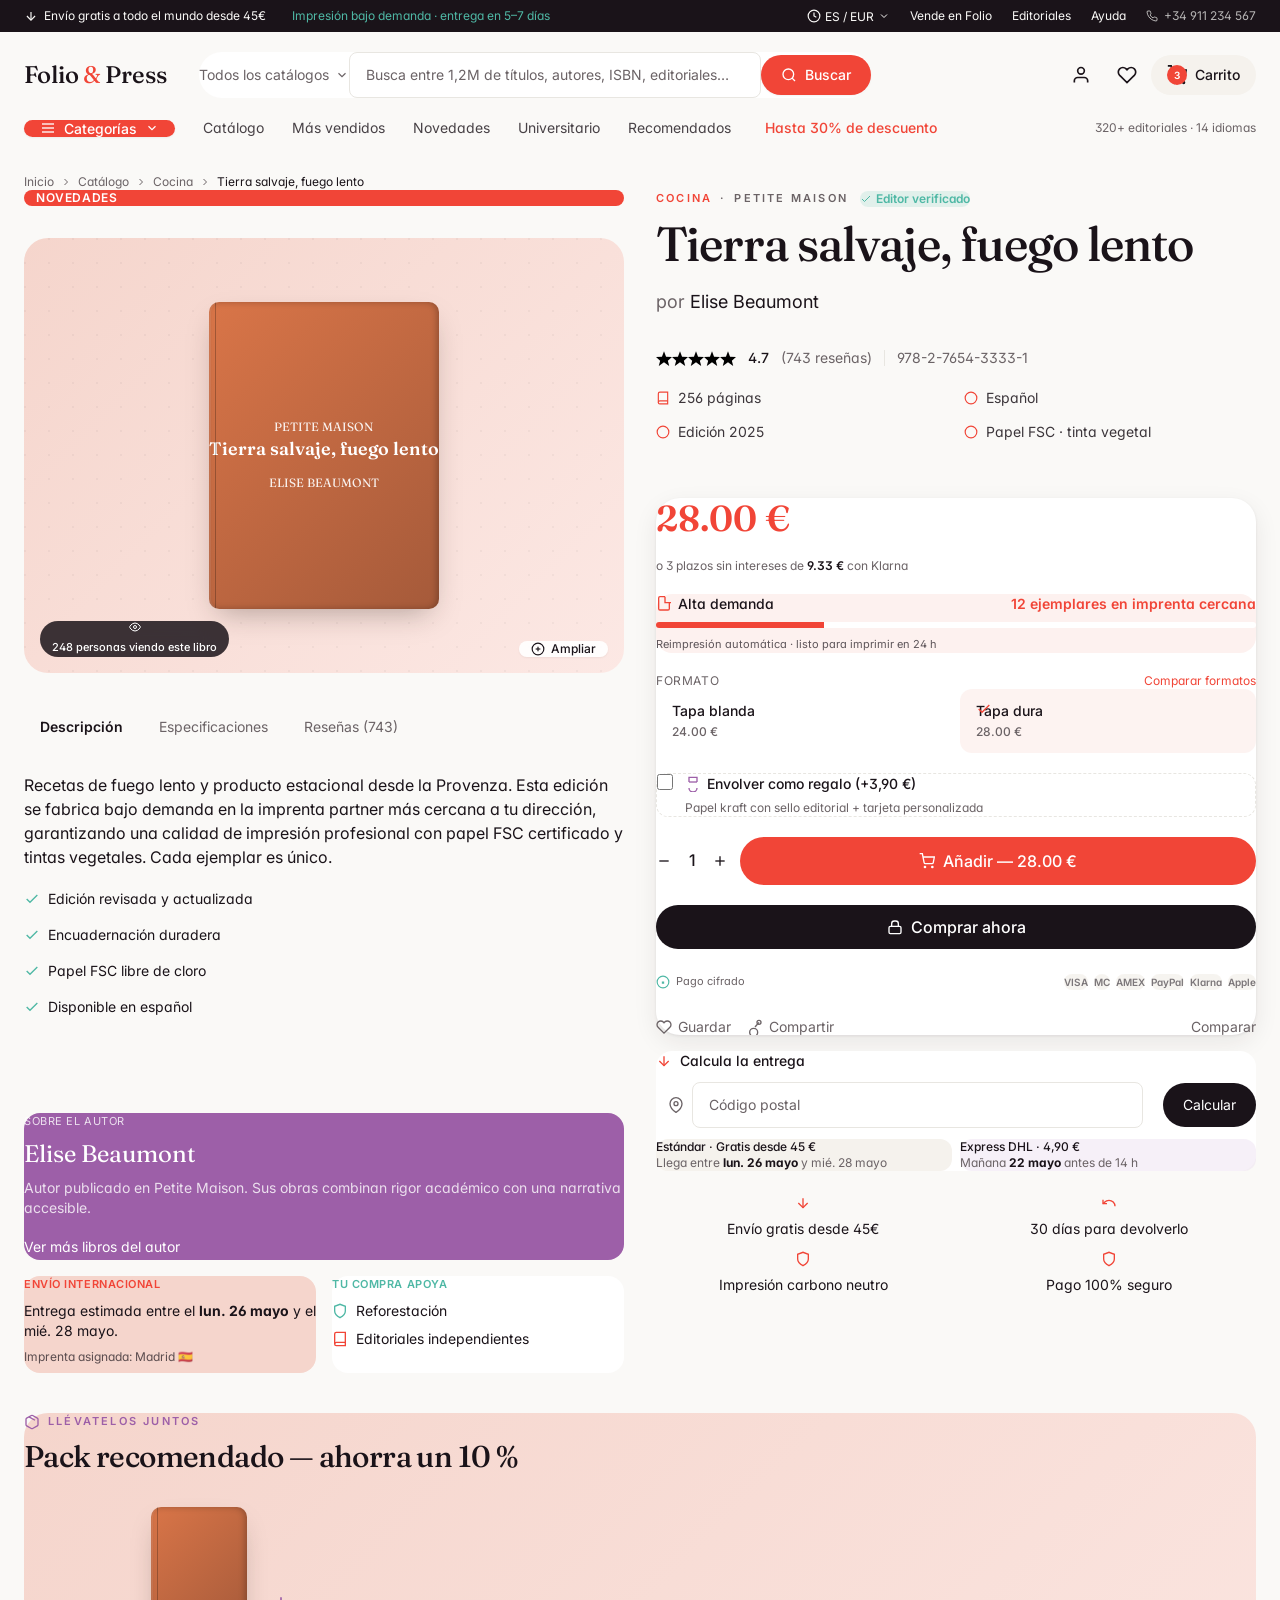
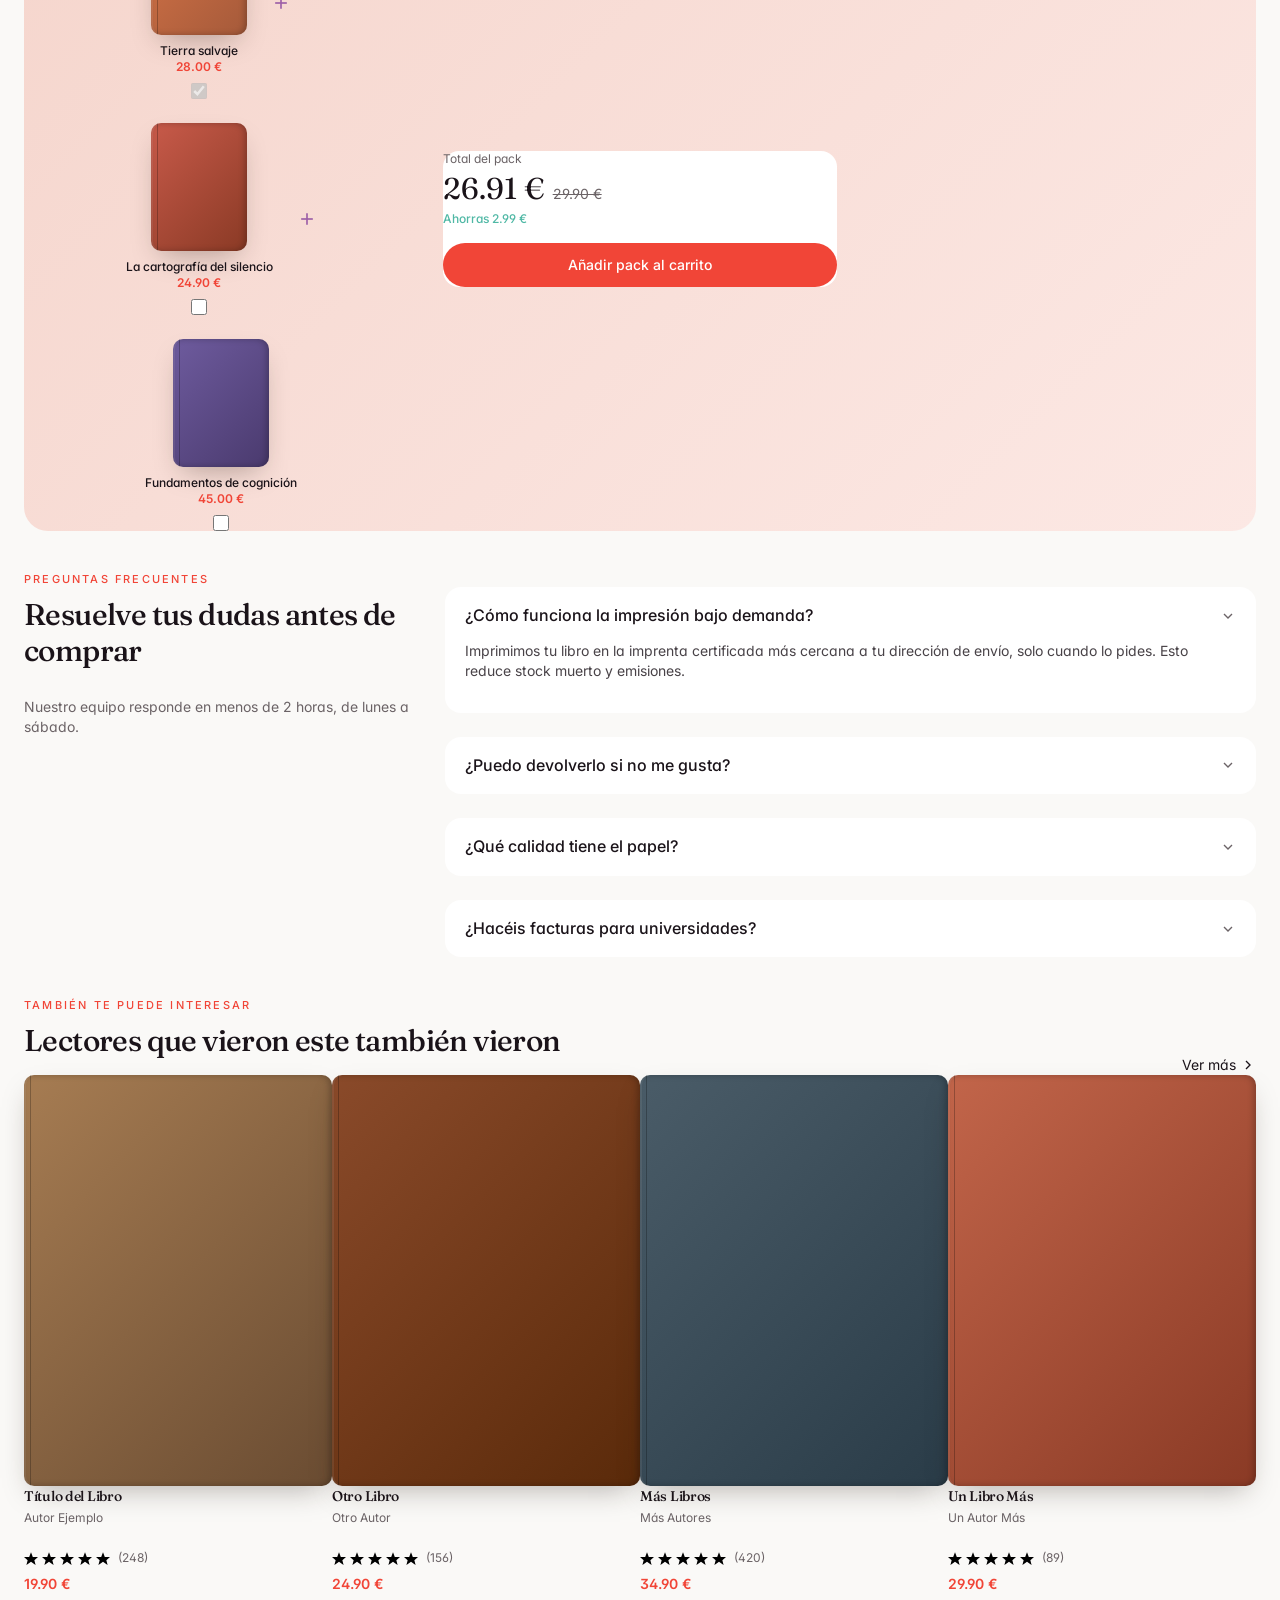
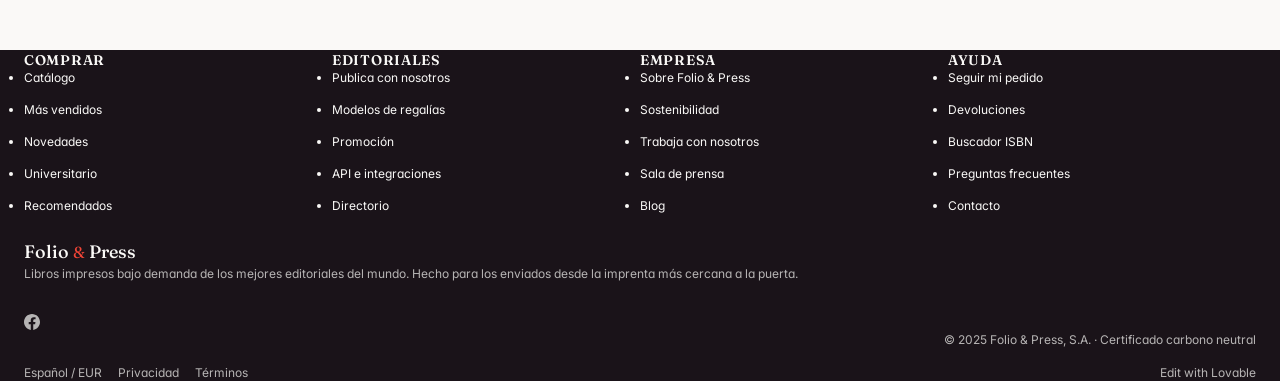
<file: html-version/index-final.html>
<!DOCTYPE html>
<html lang="es">
<head>
    <meta charset="UTF-8">
    <meta name="viewport" content="width=device-width, initial-scale=1.0">
    <title>Tierra salvaje, fuego lento — Elise Beaumont · Folio & Press</title>
    <meta name="description" content="Recetas de fuego lento y producto estacional desde la Provenza.">
    <link rel="stylesheet" href="styles.css">
    <link rel="preconnect" href="https://fonts.googleapis.com">
    <link rel="preconnect" href="https://fonts.gstatic.com" crossorigin>
    <link href="https://fonts.googleapis.com/css2?family=Fraunces:wght@400;500;600;700&family=Inter:wght@400;500;600;700&display=swap" rel="stylesheet">
</head>
<body>
    <main class="min-h-screen bg-background">
        <!-- HEADER -->
        <header class="sticky top-0 z-40 bg-ivory backdrop-blur-xl border-b border-border">
            <div id="utility-bar" class="hidden-mobile bg-ink text-ivory text-xs">
                <div class="mx-auto max-w-7xl px-6 py-2 flex items-center justify-between">
                    <div class="flex items-center gap-5">
                        <span class="flex items-center gap-1.5">
                            <svg class="h-3.5 w-3.5" viewBox="0 0 24 24" fill="none" stroke="currentColor" stroke-width="2"><line x1="12" y1="5" x2="12" y2="19"></line><polyline points="19 12 12 19 5 12"></polyline></svg>
                            Envío gratis a todo el mundo desde 45€
                        </span>
                        <span class="flex items-center gap-1.5 text-mint">
                            <span class="h-1.5 w-1.5 rounded-full bg-mint animate-pulse"></span>
                            Impresión bajo demanda · entrega en 5–7 días
                        </span>
                    </div>
                    <div class="flex items-center gap-5">
                        <button class="flex items-center gap-1 hover:text-ivory transition">
                            <svg class="h-3.5 w-3.5" viewBox="0 0 24 24" fill="none" stroke="currentColor" stroke-width="2"><circle cx="12" cy="12" r="10"></circle><path d="M12 6v6l4 2"></path></svg>
                            ES / EUR
                            <svg class="h-3 w-3" viewBox="0 0 24 24" fill="none" stroke="currentColor" stroke-width="2"><polyline points="6 9 12 15 18 9"></polyline></svg>
                        </button>
                        <a href="#" class="hover:text-ivory transition">Vende en Folio</a>
                        <a href="#" class="hover:text-ivory transition">Editoriales</a>
                        <a href="#" class="hover:text-ivory transition">Ayuda</a>
                        <span class="flex items-center gap-1.5 text-ivory/70">
                            <svg class="h-3 w-3" viewBox="0 0 24 24" fill="none" stroke="currentColor" stroke-width="2"><path d="M22 16.92v3a2 2 0 0 1-2.18 2 19.79 19.79 0 0 1-8.63-3.07 19.5 19.5 0 0 1-6-6 19.79 19.79 0 0 1-3.07-8.67A2 2 0 0 1 4.11 2h3a2 2 0 0 1 2 1.72 12.84 12.84 0 0 0 .7 2.81 2 2 0 0 1-.45 2.11L8.09 9.91a16 16 0 0 0 6 6l1.27-1.27a2 2 0 0 1 2.11-.45 12.84 12.84 0 0 0 2.81.7A2 2 0 0 1 22 16.92z"></path></svg>
                            +34 911 234 567
                        </span>
                    </div>
                </div>
            </div>

            <div class="mx-auto max-w-7xl px-6">
                <div class="flex items-center gap-6 py-5">
                    <button id="mobile-menu-btn" class="hidden-desktop -ml-1 p-1 text-foreground" aria-label="Menú">
                        <svg class="h-6 w-6" viewBox="0 0 24 24" fill="none" stroke="currentColor" stroke-width="2"><line x1="3" y1="6" x2="21" y2="6"></line><line x1="3" y1="12" x2="21" y2="12"></line><line x1="3" y1="18" x2="21" y2="18"></line></svg>
                    </button>

                    <a href="/" class="flex items-baseline gap-1 mr-2">
                        <span class="font-display text-2xl font-medium tracking-tight text-ink">Folio</span>
                        <span class="text-coral font-display text-2xl">&</span>
                        <span class="font-display text-2xl font-medium tracking-tight text-ink">Press</span>
                    </a>

                    <div class="hidden-mobile flex-1 max-w-2xl hidden md:flex">
                        <div class="group relative w-full">
                            <div class="flex items-center rounded-full border border-border bg-card transition-all focus-within:border-coral focus-within:shadow-soft">
                                <button class="flex items-center gap-1.5 pl-5 pr-3 py-3 text-sm text-muted-foreground border-r border-border hover:text-foreground transition">
                                    Todos los catálogos
                                    <svg class="h-3.5 w-3.5" viewBox="0 0 24 24" fill="none" stroke="currentColor" stroke-width="2"><polyline points="6 9 12 15 18 9"></polyline></svg>
                                </button>
                                <input type="search" placeholder="Busca entre 1,2M de títulos, autores, ISBN, editoriales…" class="flex-1 bg-transparent px-4 py-3 text-sm text-foreground placeholder:text-muted-foreground outline-none" />
                                <button class="m-1 flex items-center gap-2 rounded-full bg-coral px-5 py-2.5 text-sm font-medium text-white hover:brightness-110 transition shadow-sm">
                                    <svg class="h-4 w-4" viewBox="0 0 24 24" fill="none" stroke="currentColor" stroke-width="2"><circle cx="11" cy="11" r="8"></circle><path d="m21 21-4.35-4.35"></path></svg>
                                    Buscar
                                </button>
                            </div>
                        </div>
                    </div>

                    <div class="ml-auto flex items-center gap-1 md:gap-2">
                        <button class="hidden sm:flex items-center gap-2 rounded-full px-3 py-2 text-sm hover:bg-cream transition">
                            <svg class="h-5 w-5" viewBox="0 0 24 24" fill="none" stroke="currentColor" stroke-width="2"><path d="M20 21v-2a4 4 0 0 0-4-4H8a4 4 0 0 0-4 4v2"></path><circle cx="12" cy="7" r="4"></circle></svg>
                            <span class="hidden lg:inline">Mi cuenta</span>
                        </button>
                        <button class="hidden sm:grid h-10 w-10 place-items-center rounded-full hover:bg-cream transition" aria-label="Favoritos">
                            <svg class="h-5 w-5" viewBox="0 0 24 24" fill="none" stroke="currentColor" stroke-width="2"><path d="M20.84 4.61a5.5 5.5 0 0 0-7.78 0L12 5.67l-1.06-1.06a5.5 5.5 0 0 0-7.78 7.78l1.06 1.06L12 21.23l7.78-7.78 1.06-1.06a5.5 5.5 0 0 0 0-7.78z"></path></svg>
                        </button>
                        <button class="relative flex items-center gap-2 rounded-full bg-cream px-4 py-2.5 hover:bg-coral-soft transition">
                            <svg class="h-5 w-5" viewBox="0 0 24 24" fill="none" stroke="currentColor" stroke-width="2"><circle cx="9" cy="21" r="1"></circle><circle cx="20" cy="21" r="1"></circle><path d="M1 1h4l2.68 13.39a2 2 0 0 0 2 1.61h9.72a2 2 0 0 0 2-1.61L23 6H6"></path></svg>
                            <span class="hidden sm:inline text-sm font-medium">Carrito</span>
                            <span class="absolute -top-1 -right-1 grid h-5 w-5 place-items-center rounded-full bg-coral text-white text-[10px] font-semibold">3</span>
                        </button>
                    </div>
                </div>

                <nav id="nav-row" class="hidden-mobile hidden md:flex items-center gap-7 pb-3 text-sm text-foreground/80">
                    <button id="categories-btn" class="relative flex items-center gap-2 rounded-full bg-coral text-white px-4 py-1.5 font-medium hover:brightness-110 transition shadow-sm">
                        <svg class="h-4 w-4" viewBox="0 0 24 24" fill="none" stroke="currentColor" stroke-width="2"><line x1="3" y1="6" x2="21" y2="6"></line><line x1="3" y1="12" x2="21" y2="12"></line><line x1="3" y1="18" x2="21" y2="18"></line></svg>
                        Categorías
                        <svg class="h-3.5 w-3.5" viewBox="0 0 24 24" fill="none" stroke="currentColor" stroke-width="2"><polyline points="6 9 12 15 18 9"></polyline></svg>
                    </button>
                    <a href="/catalogo" class="hover:text-coral transition">Catálogo</a>
                    <a href="#" class="hover:text-coral transition">Más vendidos</a>
                    <a href="#" class="hover:text-coral transition">Novedades</a>
                    <a href="#" class="hover:text-coral transition">Universitario</a>
                    <a href="#" class="hover:text-coral transition">Recomendados</a>
                    <a href="#" class="flex items-center gap-1.5 text-coral hover:text-ink transition font-medium">
                        <span class="inline-block h-1.5 w-1.5 rounded-full bg-coral animate-pulse"></span>
                        Hasta 30% de descuento
                    </a>
                    <span class="ml-auto text-xs text-muted-foreground">320+ editoriales · 14 idiomas</span>
                </nav>
            </div>

            <div id="mega-menu" class="hidden absolute left-0 right-0 top-full bg-card border-b border-border shadow-lift"></div>
            <div id="mobile-menu" class="hidden md:hidden border-t border-border px-6 py-4 space-y-3 bg-ivory"></div>
        </header>

        <!-- Breadcrumb -->
        <div class="mx-auto max-w-7xl px-6 pt-6 pb-4">
            <nav class="text-xs text-muted-foreground flex items-center gap-1.5 flex-wrap">
                <a href="/" class="hover:text-coral">Inicio</a>
                <svg class="h-3 w-3" viewBox="0 0 24 24" fill="none" stroke="currentColor" stroke-width="2"><polyline points="9 18 15 12 9 6"></polyline></svg>
                <a href="/catalogo" class="hover:text-coral">Catálogo</a>
                <svg class="h-3 w-3" viewBox="0 0 24 24" fill="none" stroke="currentColor" stroke-width="2"><polyline points="9 18 15 12 9 6"></polyline></svg>
                <span class="hover:text-coral cursor-pointer">Cocina</span>
                <svg class="h-3 w-3" viewBox="0 0 24 24" fill="none" stroke="currentColor" stroke-width="2"><polyline points="9 18 15 12 9 6"></polyline></svg>
                <span class="text-foreground truncate">Tierra salvaje, fuego lento</span>
            </nav>
        </div>

        <!-- Hero PDP -->
        <section class="mx-auto max-w-7xl px-6 py-16 grid lg:grid-cols-12 gap-16">
            <!-- Left column -->
            <div class="lg:col-span-6 space-y-8">
                <div class="inline-block bg-coral text-white px-3 py-1.5 rounded-full text-xs font-semibold uppercase tracking-wider">Novedades</div>

                <div class="relative">
                    <div class="rounded-3xl bg-gradient-to-br from-blush via-cream to-coral-soft p-12 md:p-16 grid place-items-center overflow-hidden relative min-h-96">
                        <div class="absolute inset-0 opacity-[0.04]" style="background-image: radial-gradient(circle at 1px 1px, var(--ink) 1px, transparent 0px); background-size: 24px 24px;"></div>
                        <div class="w-2/3 max-w-sm transform-gpu transition-all duration-700 ease-out hover:-rotate-3 hover:scale-105">
                            <div class="book-cover rounded-lg overflow-hidden" style="--cover-c1: #d97548; --cover-c2: #a55a3a;">
                                <div class="w-full aspect-[3/4] flex items-center justify-center text-white font-display text-sm p-4 text-center">
                                    <div>
                                        <div class="text-xs opacity-90 mb-3">PETITE MAISON</div>
                                        <div class="text-lg font-semibold leading-tight">Tierra salvaje, fuego lento</div>
                                        <div class="text-xs opacity-90 mt-3">ELISE BEAUMONT</div>
                                    </div>
                                </div>
                            </div>
                        </div>
                        <button class="absolute bottom-4 right-4 inline-flex items-center gap-1.5 rounded-full bg-white/90 backdrop-blur px-3 py-1.5 text-xs font-medium text-ink shadow-sm hover:bg-white">
                            <svg class="h-3.5 w-3.5" viewBox="0 0 24 24" fill="none" stroke="currentColor" stroke-width="2"><circle cx="12" cy="12" r="10"></circle><line x1="12" y1="8" x2="12" y2="16"></line><line x1="8" y1="12" x2="16" y2="12"></line></svg>
                            Ampliar
                        </button>
                        <div class="absolute bottom-4 left-4 inline-flex items-center gap-1.5 rounded-full bg-ink/85 backdrop-blur text-white px-3 py-1.5 text-[11px] font-medium">
                            <svg class="h-3 w-3" viewBox="0 0 24 24" fill="none" stroke="currentColor" stroke-width="2"><path d="M1 12s4-8 11-8 11 8 11 8-4 8-11 8-11-8-11-8z"></path><circle cx="12" cy="12" r="3"></circle></svg>
                            248 personas viendo este libro
                        </div>
                    </div>
                </div>

                <!-- Tabs -->
                <div>
                    <div class="border-b border-border flex gap-1">
                        <button class="tab-btn active relative px-4 py-3 text-sm transition font-semibold" data-tab="desc">Descripción<span class="absolute inset-x-3 -bottom-px h-0.5 bg-coral"></span></button>
                        <button class="tab-btn relative px-4 py-3 text-sm transition text-muted-foreground hover:text-foreground" data-tab="specs">Especificaciones</button>
                        <button class="tab-btn relative px-4 py-3 text-sm transition text-muted-foreground hover:text-foreground" data-tab="reviews">Reseñas (743)</button>
                    </div>
                    <div class="py-6">
                        <div id="tab-desc" class="tab-content prose max-w-none">
                            <p class="text-base text-foreground leading-relaxed">Recetas de fuego lento y producto estacional desde la Provenza. Esta edición se fabrica bajo demanda en la imprenta partner más cercana a tu dirección, garantizando una calidad de impresión profesional con papel FSC certificado y tintas vegetales. Cada ejemplar es único.</p>
                            <ul class="mt-5 space-y-2">
                                <li class="flex items-center gap-2 text-sm text-foreground"><svg class="h-4 w-4 text-mint" viewBox="0 0 24 24" fill="none" stroke="currentColor" stroke-width="2"><polyline points="20 6 9 17 4 12"></polyline></svg>Edición revisada y actualizada</li>
                                <li class="flex items-center gap-2 text-sm text-foreground"><svg class="h-4 w-4 text-mint" viewBox="0 0 24 24" fill="none" stroke="currentColor" stroke-width="2"><polyline points="20 6 9 17 4 12"></polyline></svg>Encuadernación duradera</li>
                                <li class="flex items-center gap-2 text-sm text-foreground"><svg class="h-4 w-4 text-mint" viewBox="0 0 24 24" fill="none" stroke="currentColor" stroke-width="2"><polyline points="20 6 9 17 4 12"></polyline></svg>Papel FSC libre de cloro</li>
                                <li class="flex items-center gap-2 text-sm text-foreground"><svg class="h-4 w-4 text-mint" viewBox="0 0 24 24" fill="none" stroke="currentColor" stroke-width="2"><polyline points="20 6 9 17 4 12"></polyline></svg>Disponible en español</li>
                            </ul>
                        </div>
                        <div id="tab-specs" class="tab-content hidden"><dl class="grid grid-cols-1 sm:grid-cols-2 gap-x-8 gap-y-1 text-sm"><div class="flex justify-between border-b border-border py-2.5"><dt class="text-muted-foreground">Editorial</dt><dd class="font-medium text-foreground text-right">Petite Maison</dd></div><div class="flex justify-between border-b border-border py-2.5"><dt class="text-muted-foreground">Autor</dt><dd class="font-medium text-foreground text-right">Elise Beaumont</dd></div><div class="flex justify-between border-b border-border py-2.5"><dt class="text-muted-foreground">Páginas</dt><dd class="font-medium text-foreground text-right">256</dd></div><div class="flex justify-between border-b border-border py-2.5"><dt class="text-muted-foreground">Año de publicación</dt><dd class="font-medium text-foreground text-right">2025</dd></div><div class="flex justify-between border-b border-border py-2.5"><dt class="text-muted-foreground">Idioma</dt><dd class="font-medium text-foreground text-right">Español</dd></div><div class="flex justify-between border-b border-border py-2.5"><dt class="text-muted-foreground">ISBN</dt><dd class="font-medium text-foreground text-right">978-2-7654-3333-1</dd></div></dl></div>
                        <div id="tab-reviews" class="tab-content hidden"></div>
                    </div>
                </div>

                <!-- Author & Info Cards -->
                <div class="space-y-4">
                    <div class="rounded-2xl bg-grape text-white p-5">
                        <div class="text-[11px] uppercase tracking-wider opacity-80">Sobre el autor</div>
                        <div class="mt-2 font-display text-2xl">Elise Beaumont</div>
                        <p class="mt-2 text-sm text-white/80">Autor publicado en Petite Maison. Sus obras combinan rigor académico con una narrativa accesible.</p>
                        <a href="#" class="mt-3 inline-block text-sm border-b border-white/60 pb-0.5 hover:border-white">Ver más libros del autor</a>
                    </div>

                    <div class="grid sm:grid-cols-2 gap-4">
                        <div class="rounded-2xl bg-blush text-ink p-5">
                            <div class="text-[11px] uppercase tracking-wider text-coral font-semibold">Envío internacional</div>
                            <div class="mt-2 text-sm">Entrega estimada entre el <strong>lun. 26 mayo</strong> y el mié. 28 mayo.</div>
                            <div class="mt-2 text-xs text-ink/70">Imprenta asignada: Madrid 🇪🇸</div>
                        </div>
                        <div class="rounded-2xl border border-border bg-white p-5">
                            <div class="text-[11px] uppercase tracking-wider text-mint font-semibold">Tu compra apoya</div>
                            <ul class="mt-2 space-y-1.5 text-sm text-foreground">
                                <li class="flex items-center gap-2"><svg class="h-4 w-4 text-mint" viewBox="0 0 24 24" fill="none" stroke="currentColor" stroke-width="2"><path d="M12 22s8-4 8-10V5l-8-3-8 3v7c0 6 8 10 8 10z"></path></svg>Reforestación</li>
                                <li class="flex items-center gap-2"><svg class="h-4 w-4 text-coral" viewBox="0 0 24 24" fill="none" stroke="currentColor" stroke-width="2"><path d="M4 19.5A2.5 2.5 0 0 1 6.5 17H20"></path><path d="M6.5 2H20v20H6.5A2.5 2.5 0 0 1 4 19.5v-15A2.5 2.5 0 0 1 6.5 2z"></path></svg>Editoriales independientes</li>
                            </ul>
                        </div>
                    </div>
                </div>
            </div>

            <!-- Right column -->
            <div class="lg:col-span-6">
                <div class="flex items-center gap-2 flex-wrap text-[11px] uppercase tracking-[0.2em] font-semibold mb-4">
                    <span class="text-coral">Cocina</span>
                    <span class="text-muted-foreground">·</span>
                    <span class="text-muted-foreground">Petite Maison</span>
                    <span class="ml-1 inline-flex items-center gap-1 rounded-full bg-mint/15 text-mint px-2 py-0.5 normal-case tracking-normal text-xs">
                        <svg class="h-3 w-3" viewBox="0 0 24 24" fill="none" stroke="currentColor" stroke-width="2"><polyline points="20 6 9 17 4 12"></polyline></svg>
                        Editor verificado
                    </span>
                </div>

                <h1 class="mt-3 font-display text-4xl md:text-5xl text-ink leading-tight">Tierra salvaje, fuego lento</h1>
                <p class="mt-3 text-lg text-muted-foreground">por <a href="#" class="text-foreground hover:text-coral underline-offset-4 hover:underline">Elise Beaumont</a></p>

                <div class="mt-4 flex items-center gap-3 text-sm flex-wrap">
                    <div class="flex">
                        <svg class="h-4 w-4 fill-sun text-sun" viewBox="0 0 24 24"><polygon points="12 2 15.09 10.26 24 10.35 17.77 16.01 19.85 24.07 12 18.41 4.15 24.07 6.23 16.01 0 10.35 8.91 10.26 12 2"></polygon></svg>
                        <svg class="h-4 w-4 fill-sun text-sun" viewBox="0 0 24 24"><polygon points="12 2 15.09 10.26 24 10.35 17.77 16.01 19.85 24.07 12 18.41 4.15 24.07 6.23 16.01 0 10.35 8.91 10.26 12 2"></polygon></svg>
                        <svg class="h-4 w-4 fill-sun text-sun" viewBox="0 0 24 24"><polygon points="12 2 15.09 10.26 24 10.35 17.77 16.01 19.85 24.07 12 18.41 4.15 24.07 6.23 16.01 0 10.35 8.91 10.26 12 2"></polygon></svg>
                        <svg class="h-4 w-4 fill-sun text-sun" viewBox="0 0 24 24"><polygon points="12 2 15.09 10.26 24 10.35 17.77 16.01 19.85 24.07 12 18.41 4.15 24.07 6.23 16.01 0 10.35 8.91 10.26 12 2"></polygon></svg>
                        <svg class="h-4 w-4 fill-sun text-sun" viewBox="0 0 24 24"><polygon points="12 2 15.09 10.26 24 10.35 17.77 16.01 19.85 24.07 12 18.41 4.15 24.07 6.23 16.01 0 10.35 8.91 10.26 12 2"></polygon></svg>
                    </div>
                    <span class="font-medium text-foreground">4.7</span>
                    <a href="#reviews" class="text-muted-foreground hover:text-coral">(743 reseñas)</a>
                    <span class="h-4 w-px bg-border"></span>
                    <span class="text-muted-foreground">978-2-7654-3333-1</span>
                </div>

                <ul class="mt-5 grid grid-cols-2 gap-x-4 gap-y-1.5 text-sm text-foreground/85">
                    <li class="inline-flex items-center gap-2"><svg class="h-3.5 w-3.5 text-coral" viewBox="0 0 24 24" fill="none" stroke="currentColor" stroke-width="2"><path d="M4 19.5A2.5 2.5 0 0 1 6.5 17H20"></path><path d="M6.5 2H20v20H6.5A2.5 2.5 0 0 1 4 19.5v-15A2.5 2.5 0 0 1 6.5 2z"></path></svg>256 páginas</li>
                    <li class="inline-flex items-center gap-2"><svg class="h-3.5 w-3.5 text-coral" viewBox="0 0 24 24" fill="none" stroke="currentColor" stroke-width="2"><circle cx="12" cy="12" r="10"></circle></svg>Español</li>
                    <li class="inline-flex items-center gap-2"><svg class="h-3.5 w-3.5 text-coral" viewBox="0 0 24 24" fill="none" stroke="currentColor" stroke-width="2"><circle cx="12" cy="12" r="10"></circle></svg>Edición 2025</li>
                    <li class="inline-flex items-center gap-2"><svg class="h-3.5 w-3.5 text-coral" viewBox="0 0 24 24" fill="none" stroke="currentColor" stroke-width="2"><circle cx="12" cy="12" r="10"></circle></svg>Papel FSC · tinta vegetal</li>
                </ul>

                <!-- Price Card -->
                <div class="mt-8 rounded-3xl border border-border bg-white p-6 space-y-5 shadow-soft">
                    <div class="flex items-baseline gap-3">
                        <span class="font-display text-4xl text-coral font-semibold">28.00 €</span>
                    </div>
                    <div class="text-xs text-muted-foreground -mt-3">o 3 plazos sin intereses de <span class="font-semibold text-foreground">9.33 €</span> con Klarna</div>

                    <div class="rounded-2xl bg-coral-soft/60 border border-coral/20 p-3 space-y-2">
                        <div class="flex items-center justify-between text-sm">
                            <span class="inline-flex items-center gap-1.5 font-medium text-ink">
                                <svg class="h-4 w-4 text-coral" viewBox="0 0 24 24" fill="none" stroke="currentColor" stroke-width="2"><path d="M13.5 1H6a2 2 0 0 0-2 2v16a2 2 0 0 0 2 2h12a2 2 0 0 0 2-2V10.5"></path><path d="M13.5 1v9h9"></path></svg>
                                Alta demanda
                            </span>
                            <span class="text-coral font-semibold">12 ejemplares en imprenta cercana</span>
                        </div>
                        <div class="h-1.5 rounded-full bg-white overflow-hidden">
                            <div class="h-full bg-coral" style="width: 28%;"></div>
                        </div>
                        <div class="text-[11px] text-ink/70">Reimpresión automática · listo para imprimir en 24 h</div>
                    </div>

                    <!-- Format -->
                    <div>
                        <div class="flex items-center justify-between mb-2">
                            <div class="text-xs uppercase tracking-wider text-muted-foreground">Formato</div>
                            <a href="#" class="text-xs text-coral hover:underline">Comparar formatos</a>
                        </div>
                        <div class="flex gap-2">
                            <button class="format-btn flex-1 rounded-xl border-2 border-border hover:border-foreground px-4 py-3 text-sm font-medium transition text-left" data-format="soft">
                                <div>Tapa blanda</div>
                                <span class="block text-xs text-muted-foreground mt-0.5">24.00 €</span>
                            </button>
                            <button class="format-btn flex-1 rounded-xl border-2 border-coral bg-coral-soft/50 text-ink px-4 py-3 text-sm font-medium transition text-left relative active" data-format="hard">
                                <svg class="absolute top-2 right-2 h-4 w-4 text-coral" viewBox="0 0 24 24" fill="none" stroke="currentColor" stroke-width="2"><polyline points="20 6 9 17 4 12"></polyline></svg>
                                <div>Tapa dura</div>
                                <span class="block text-xs text-muted-foreground mt-0.5">28.00 €</span>
                            </button>
                        </div>
                    </div>

                    <label class="flex items-start gap-3 rounded-xl border border-dashed border-border p-3 cursor-pointer hover:border-coral transition">
                        <input type="checkbox" class="mt-0.5 h-4 w-4 accent-coral" />
                        <div class="flex-1">
                            <div class="text-sm font-medium text-foreground inline-flex items-center gap-1.5">
                                <svg class="h-4 w-4 text-grape" viewBox="0 0 24 24" fill="none" stroke="currentColor" stroke-width="2"><polyline points="6 9 6 2 18 2 18 9"></polyline><path d="M6 18a6 6 0 0 0 12 0"></path><line x1="6" y1="9" x2="18" y2="9"></line></svg>
                                Envolver como regalo (+3,90 €)
                            </div>
                            <div class="text-xs text-muted-foreground">Papel kraft con sello editorial + tarjeta personalizada</div>
                        </div>
                    </label>

                    <!-- CTA -->
                    <div class="flex items-stretch gap-3">
                        <div class="flex items-center border-2 border-border rounded-full">
                            <button id="qty-minus" class="grid h-12 w-12 place-items-center hover:bg-cream rounded-l-full"><svg class="h-4 w-4" viewBox="0 0 24 24" fill="none" stroke="currentColor" stroke-width="2"><line x1="5" y1="12" x2="19" y2="12"></line></svg></button>
                            <span id="qty-display" class="w-10 text-center font-medium">1</span>
                            <button id="qty-plus" class="grid h-12 w-12 place-items-center hover:bg-cream rounded-r-full"><svg class="h-4 w-4" viewBox="0 0 24 24" fill="none" stroke="currentColor" stroke-width="2"><line x1="12" y1="5" x2="12" y2="19"></line><line x1="5" y1="12" x2="19" y2="12"></line></svg></button>
                        </div>
                        <button id="add-cart" class="flex-1 group inline-flex items-center justify-center gap-2 rounded-full bg-coral text-white px-6 py-3 font-medium hover:brightness-110 transition shadow-[0_8px_24px_-8px_oklch(0.68_0.19_30/0.6)] active:scale-[0.99]">
                            <svg class="h-4 w-4 transition group-hover:-rotate-12" viewBox="0 0 24 24" fill="none" stroke="currentColor" stroke-width="2"><circle cx="9" cy="21" r="1"></circle><circle cx="20" cy="21" r="1"></circle><path d="M1 1h4l2.68 13.39a2 2 0 0 0 2 1.61h9.72a2 2 0 0 0 2-1.61L23 6H6"></path></svg>
                            <span id="add-cart-text">Añadir — 28.00 €</span>
                        </button>
                    </div>

                    <button class="w-full rounded-full bg-ink text-white py-3 font-medium hover:bg-grape transition inline-flex items-center justify-center gap-2">
                        <svg class="h-4 w-4" viewBox="0 0 24 24" fill="none" stroke="currentColor" stroke-width="2"><rect x="3" y="11" width="18" height="11" rx="2" ry="2"></rect><path d="M7 11V7a4 4 0 0 1 4-4h2a4 4 0 0 1 4 4v4"></path></svg>
                        Comprar ahora
                    </button>

                    <div class="flex items-center justify-between gap-2 pt-1">
                        <div class="flex items-center gap-1.5 text-[11px] text-muted-foreground">
                            <svg class="h-3.5 w-3.5 text-mint" viewBox="0 0 24 24" fill="none" stroke="currentColor" stroke-width="2"><path d="M12 22C6.477 22 2 17.523 2 12S6.477 2 12 2s10 4.477 10 10-4.477 10-10 10zm-1-10h2v2h-2v-2z"></path></svg>
                            Pago cifrado
                        </div>
                        <div class="flex items-center gap-1.5 opacity-80">
                            <span class="text-[10px] font-semibold px-1.5 py-0.5 rounded border border-border bg-cream text-ink/70">VISA</span>
                            <span class="text-[10px] font-semibold px-1.5 py-0.5 rounded border border-border bg-cream text-ink/70">MC</span>
                            <span class="text-[10px] font-semibold px-1.5 py-0.5 rounded border border-border bg-cream text-ink/70">AMEX</span>
                            <span class="text-[10px] font-semibold px-1.5 py-0.5 rounded border border-border bg-cream text-ink/70">PayPal</span>
                            <span class="text-[10px] font-semibold px-1.5 py-0.5 rounded border border-border bg-cream text-ink/70">Klarna</span>
                            <span class="text-[10px] font-semibold px-1.5 py-0.5 rounded border border-border bg-cream text-ink/70">Apple</span>
                        </div>
                    </div>

                    <div class="flex items-center gap-4 text-sm text-muted-foreground pt-2 border-t border-border">
                        <button class="inline-flex items-center gap-1.5 hover:text-coral"><svg class="h-4 w-4" viewBox="0 0 24 24" fill="none" stroke="currentColor" stroke-width="2"><path d="M20.84 4.61a5.5 5.5 0 0 0-7.78 0L12 5.67l-1.06-1.06a5.5 5.5 0 0 0-7.78 7.78l1.06 1.06L12 21.23l7.78-7.78 1.06-1.06a5.5 5.5 0 0 0 0-7.78z"></path></svg>Guardar</button>
                        <button class="inline-flex items-center gap-1.5 hover:text-coral"><svg class="h-4 w-4" viewBox="0 0 24 24" fill="none" stroke="currentColor" stroke-width="2"><circle cx="18" cy="5" r="3"></circle><line x1="12" y1="12" x2="18" y2="5"></line><path d="M4 20a6 6 0 1 0 12 0A6 6 0 0 0 4 20"></path></svg>Compartir</button>
                        <button class="ml-auto inline-flex items-center gap-1.5 hover:text-coral">Comparar</button>
                    </div>
                </div>

                <!-- Shipping -->
                <div class="mt-4 rounded-2xl border border-border bg-white p-4">
                    <div class="flex items-center gap-2 text-sm font-medium text-ink">
                        <svg class="h-4 w-4 text-coral" viewBox="0 0 24 24" fill="none" stroke="currentColor" stroke-width="2"><line x1="12" y1="5" x2="12" y2="19"></line><polyline points="19 12 12 19 5 12"></polyline></svg>
                        Calcula la entrega
                    </div>
                    <div class="mt-3 flex gap-2">
                        <div class="flex-1 inline-flex items-center gap-2 rounded-full border border-border px-3 h-11 focus-within:border-coral">
                            <svg class="h-4 w-4 text-muted-foreground" viewBox="0 0 24 24" fill="none" stroke="currentColor" stroke-width="2"><path d="M21 10c0 7-9 13-9 13s-9-6-9-13a9 9 0 0 1 18 0z"></path><circle cx="12" cy="10" r="3"></circle></svg>
                            <input type="text" placeholder="Código postal" class="flex-1 bg-transparent outline-none text-sm" id="zip-input" />
                        </div>
                        <button class="rounded-full bg-ink text-white text-sm px-5 hover:bg-coral transition">Calcular</button>
                    </div>
                    <div class="mt-3 grid sm:grid-cols-2 gap-2 text-xs">
                        <div class="rounded-xl bg-cream p-3">
                            <div class="font-medium text-foreground">Estándar · Gratis desde 45 €</div>
                            <div class="text-muted-foreground mt-0.5">Llega entre <strong class="text-foreground">lun. 26 mayo</strong> y mié. 28 mayo</div>
                        </div>
                        <div class="rounded-xl bg-grape-soft/40 p-3 border border-grape/20">
                            <div class="font-medium text-foreground">Express DHL · 4,90 €</div>
                            <div class="text-muted-foreground mt-0.5">Mañana <strong class="text-foreground">22 mayo</strong> antes de 14 h</div>
                        </div>
                    </div>
                </div>

                <!-- Trust -->
                <div class="mt-6 grid grid-cols-2 gap-3 text-sm">
                    <div class="flex items-center gap-2 text-foreground"><svg class="h-4 w-4 text-coral shrink-0" viewBox="0 0 24 24" fill="none" stroke="currentColor" stroke-width="2"><line x1="12" y1="5" x2="12" y2="19"></line><polyline points="19 12 12 19 5 12"></polyline></svg>Envío gratis desde 45€</div>
                    <div class="flex items-center gap-2 text-foreground"><svg class="h-4 w-4 text-coral shrink-0" viewBox="0 0 24 24" fill="none" stroke="currentColor" stroke-width="2"><path d="M3 7v6h6"></path><path d="M21 17a9 9 0 00-9-9 9.75 9.75 0 00-6.74 2.74L3 13"></path></svg>30 días para devolverlo</div>
                    <div class="flex items-center gap-2 text-foreground"><svg class="h-4 w-4 text-coral shrink-0" viewBox="0 0 24 24" fill="none" stroke="currentColor" stroke-width="2"><path d="M12 22s8-4 8-10V5l-8-3-8 3v7c0 6 8 10 8 10z"></path></svg>Impresión carbono neutro</div>
                    <div class="flex items-center gap-2 text-foreground"><svg class="h-4 w-4 text-coral shrink-0" viewBox="0 0 24 24" fill="none" stroke="currentColor" stroke-width="2"><path d="M12 22s8-4 8-10V5l-8-3-8 3v7c0 6 8 10 8 10z"></path></svg>Pago 100% seguro</div>
                </div>
            </div>
        </section>

        <!-- Bundle -->
        <section class="mx-auto max-w-7xl px-6 py-16">
            <div class="rounded-3xl bg-gradient-to-br from-blush/60 via-blush/40 to-cream p-6 md:p-10">
                <div class="flex items-center gap-2 text-[11px] uppercase tracking-[0.2em] text-grape font-semibold mb-4">
                    <svg class="h-4 w-4" viewBox="0 0 24 24" fill="none" stroke="currentColor" stroke-width="2"><line x1="16.5" y1="9.4" x2="7.5" y2="4.21"></line><path d="M21 16V8a2 2 0 0 0-1-1.73l-7-4a2 2 0 0 0-2 0l-7 4A2 2 0 0 0 3 8v8a2 2 0 0 0 1 1.73l7 4a2 2 0 0 0 2 0l7-4A2 2 0 0 0 21 16z"></path></svg>
                    Llévatelos juntos
                </div>
                <h2 class="mt-2 font-display text-3xl text-ink">Pack recomendado — ahorra un 10 %</h2>

                <div class="mt-8 grid lg:grid-cols-3 gap-6 items-center">
                    <div class="lg:col-span-2 flex items-center gap-3 md:gap-6 flex-wrap">
                        <div class="flex items-center gap-3 md:gap-6">
                            <label class="flex flex-col items-center gap-2 cursor-pointer">
                                <div class="w-24 md:w-28">
                                    <div class="book-cover rounded-lg overflow-hidden w-full aspect-[3/4]" style="--cover-c1: #d97548; --cover-c2: #a55a3a;"></div>
                                </div>
                                <div class="text-center max-w-[7rem]">
                                    <div class="text-xs font-medium text-ink truncate">Tierra salvaje</div>
                                    <div class="text-xs text-coral font-semibold">28.00 €</div>
                                </div>
                                <input type="checkbox" checked disabled class="h-4 w-4 accent-coral" />
                            </label>
                            <svg class="h-5 w-5 text-grape shrink-0" viewBox="0 0 24 24" fill="none" stroke="currentColor" stroke-width="2"><line x1="12" y1="5" x2="12" y2="19"></line><line x1="5" y1="12" x2="19" y2="12"></line></svg>
                        </div>

                        <div class="flex items-center gap-3 md:gap-6">
                            <label class="flex flex-col items-center gap-2 cursor-pointer">
                                <div class="w-24 md:w-28">
                                    <div class="book-cover rounded-lg overflow-hidden w-full aspect-[3/4]" style="--cover-c1: #c85a4a; --cover-c2: #8a3a25;"></div>
                                </div>
                                <div class="text-center max-w-[7rem]">
                                    <div class="text-xs font-medium text-ink truncate">La cartografía del silencio</div>
                                    <div class="text-xs text-coral font-semibold">24.90 €</div>
                                </div>
                                <input type="checkbox" class="h-4 w-4 accent-coral bundle-checkbox" data-price="24.90" />
                            </label>
                            <svg class="h-5 w-5 text-grape shrink-0" viewBox="0 0 24 24" fill="none" stroke="currentColor" stroke-width="2"><line x1="12" y1="5" x2="12" y2="19"></line><line x1="5" y1="12" x2="19" y2="12"></line></svg>
                        </div>

                        <div class="flex items-center gap-3 md:gap-6">
                            <label class="flex flex-col items-center gap-2 cursor-pointer">
                                <div class="w-24 md:w-28">
                                    <div class="book-cover rounded-lg overflow-hidden w-full aspect-[3/4]" style="--cover-c1: #6e5b9e; --cover-c2: #4a3a6e;"></div>
                                </div>
                                <div class="text-center max-w-[7rem]">
                                    <div class="text-xs font-medium text-ink truncate">Fundamentos de cognición</div>
                                    <div class="text-xs text-coral font-semibold">45.00 €</div>
                                </div>
                                <input type="checkbox" class="h-4 w-4 accent-coral bundle-checkbox" data-price="45.00" />
                            </label>
                        </div>
                    </div>

                    <div class="rounded-2xl bg-white p-5">
                        <div class="text-xs text-muted-foreground">Total del pack</div>
                        <div class="mt-1 flex items-baseline gap-2">
                            <span class="font-display text-3xl text-ink" id="bundle-total">28.00 €</span>
                            <span class="text-sm text-muted-foreground line-through" id="bundle-original">28.00 €</span>
                        </div>
                        <div class="mt-1 text-xs text-mint font-medium" id="bundle-savings">Ahorras 0 €</div>
                        <button class="mt-4 w-full rounded-full bg-coral text-white py-3 text-sm font-medium hover:brightness-110">Añadir pack al carrito</button>
                    </div>
                </div>
            </div>
        </section>

        <!-- FAQ -->
        <section class="mx-auto max-w-7xl px-6 py-16 grid lg:grid-cols-12 gap-10">
            <div class="lg:col-span-4">
                <div class="text-[11px] uppercase tracking-[0.2em] text-coral font-medium">Preguntas frecuentes</div>
                <h2 class="mt-2 font-display text-3xl text-ink">Resuelve tus dudas antes de comprar</h2>
                <p class="mt-3 text-sm text-muted-foreground">Nuestro equipo responde en menos de 2 horas, de lunes a sábado.</p>
            </div>
            <div class="lg:col-span-8 space-y-2">
                <details class="faq-item group rounded-2xl border border-border bg-white px-5 py-4 open:bg-cream transition" open>
                    <summary class="flex items-center justify-between cursor-pointer list-none">
                        <span class="font-medium text-ink">¿Cómo funciona la impresión bajo demanda?</span>
                        <svg class="h-4 w-4 text-muted-foreground transition group-open:rotate-180" viewBox="0 0 24 24" fill="none" stroke="currentColor" stroke-width="2"><polyline points="6 9 12 15 18 9"></polyline></svg>
                    </summary>
                    <p class="mt-3 text-sm text-foreground/80">Imprimimos tu libro en la imprenta certificada más cercana a tu dirección de envío, solo cuando lo pides. Esto reduce stock muerto y emisiones.</p>
                </details>

                <details class="faq-item group rounded-2xl border border-border bg-white px-5 py-4">
                    <summary class="flex items-center justify-between cursor-pointer list-none">
                        <span class="font-medium text-ink">¿Puedo devolverlo si no me gusta?</span>
                        <svg class="h-4 w-4 text-muted-foreground transition group-open:rotate-180" viewBox="0 0 24 24" fill="none" stroke="currentColor" stroke-width="2"><polyline points="6 9 12 15 18 9"></polyline></svg>
                    </summary>
                    <p class="mt-3 text-sm text-foreground/80">Sí. Tienes 30 días para devolverlo, incluso si fue impreso bajo demanda. Reembolso íntegro o cambio sin coste.</p>
                </details>

                <details class="faq-item group rounded-2xl border border-border bg-white px-5 py-4">
                    <summary class="flex items-center justify-between cursor-pointer list-none">
                        <span class="font-medium text-ink">¿Qué calidad tiene el papel?</span>
                        <svg class="h-4 w-4 text-muted-foreground transition group-open:rotate-180" viewBox="0 0 24 24" fill="none" stroke="currentColor" stroke-width="2"><polyline points="6 9 12 15 18 9"></polyline></svg>
                    </summary>
                    <p class="mt-3 text-sm text-foreground/80">Papel offset FSC de 90 g/m² para tapa blanda y 120 g/m² para tapa dura. Tintas vegetales certificadas.</p>
                </details>

                <details class="faq-item group rounded-2xl border border-border bg-white px-5 py-4">
                    <summary class="flex items-center justify-between cursor-pointer list-none">
                        <span class="font-medium text-ink">¿Hacéis facturas para universidades?</span>
                        <svg class="h-4 w-4 text-muted-foreground transition group-open:rotate-180" viewBox="0 0 24 24" fill="none" stroke="currentColor" stroke-width="2"><polyline points="6 9 12 15 18 9"></polyline></svg>
                    </summary>
                    <p class="mt-3 text-sm text-foreground/80">Sí, ofrecemos precios especiales para adopción académica y emitimos factura con IVA al instante.</p>
                </details>
            </div>
        </section>

        <!-- Related -->
        <section class="mx-auto max-w-7xl px-6 py-16">
            <div class="flex items-end justify-between mb-8 flex-wrap gap-4">
                <div>
                    <div class="text-[11px] uppercase tracking-[0.2em] text-coral font-medium">También te puede interesar</div>
                    <h2 class="mt-2 font-display text-3xl text-ink">Lectores que vieron este también vieron</h2>
                </div>
                <a href="/catalogo" class="text-sm text-foreground hover:text-coral inline-flex items-center gap-1">
                    Ver más
                    <svg class="h-4 w-4 -rotate-90" viewBox="0 0 24 24" fill="none" stroke="currentColor" stroke-width="2"><polyline points="6 9 12 15 18 9"></polyline></svg>
                </a>
            </div>
            <div class="grid grid-cols-2 md:grid-cols-4 gap-x-6 gap-y-10">
                <div class="group">
                    <div class="book-cover rounded-lg overflow-hidden w-full aspect-[3/4] mb-3" style="--cover-c1: #a67c52; --cover-c2: #6a4c32;"></div>
                    <h3 class="text-sm font-medium text-foreground group-hover:text-coral transition">Título del Libro</h3>
                    <p class="text-xs text-muted-foreground mt-1">Autor Ejemplo</p>
                    <div class="mt-2 flex items-center gap-1">
                        <svg class="h-3.5 w-3.5 fill-sun text-sun" viewBox="0 0 24 24"><polygon points="12 2 15.09 10.26 24 10.35 17.77 16.01 19.85 24.07 12 18.41 4.15 24.07 6.23 16.01 0 10.35 8.91 10.26 12 2"></polygon></svg>
                        <svg class="h-3.5 w-3.5 fill-sun text-sun" viewBox="0 0 24 24"><polygon points="12 2 15.09 10.26 24 10.35 17.77 16.01 19.85 24.07 12 18.41 4.15 24.07 6.23 16.01 0 10.35 8.91 10.26 12 2"></polygon></svg>
                        <svg class="h-3.5 w-3.5 fill-sun text-sun" viewBox="0 0 24 24"><polygon points="12 2 15.09 10.26 24 10.35 17.77 16.01 19.85 24.07 12 18.41 4.15 24.07 6.23 16.01 0 10.35 8.91 10.26 12 2"></polygon></svg>
                        <svg class="h-3.5 w-3.5 fill-sun text-sun" viewBox="0 0 24 24"><polygon points="12 2 15.09 10.26 24 10.35 17.77 16.01 19.85 24.07 12 18.41 4.15 24.07 6.23 16.01 0 10.35 8.91 10.26 12 2"></polygon></svg>
                        <svg class="h-3.5 w-3.5 text-border" viewBox="0 0 24 24"><polygon points="12 2 15.09 10.26 24 10.35 17.77 16.01 19.85 24.07 12 18.41 4.15 24.07 6.23 16.01 0 10.35 8.91 10.26 12 2"></polygon></svg>
                        <span class="text-xs text-muted-foreground ml-1">(248)</span>
                    </div>
                    <p class="text-sm text-coral font-semibold mt-2">19.90 €</p>
                </div>
                <div class="group">
                    <div class="book-cover rounded-lg overflow-hidden w-full aspect-[3/4] mb-3" style="--cover-c1: #8a4a2a; --cover-c2: #5a2a0a;"></div>
                    <h3 class="text-sm font-medium text-foreground group-hover:text-coral transition">Otro Libro</h3>
                    <p class="text-xs text-muted-foreground mt-1">Otro Autor</p>
                    <div class="mt-2 flex items-center gap-1">
                        <svg class="h-3.5 w-3.5 fill-sun text-sun" viewBox="0 0 24 24"><polygon points="12 2 15.09 10.26 24 10.35 17.77 16.01 19.85 24.07 12 18.41 4.15 24.07 6.23 16.01 0 10.35 8.91 10.26 12 2"></polygon></svg>
                        <svg class="h-3.5 w-3.5 fill-sun text-sun" viewBox="0 0 24 24"><polygon points="12 2 15.09 10.26 24 10.35 17.77 16.01 19.85 24.07 12 18.41 4.15 24.07 6.23 16.01 0 10.35 8.91 10.26 12 2"></polygon></svg>
                        <svg class="h-3.5 w-3.5 fill-sun text-sun" viewBox="0 0 24 24"><polygon points="12 2 15.09 10.26 24 10.35 17.77 16.01 19.85 24.07 12 18.41 4.15 24.07 6.23 16.01 0 10.35 8.91 10.26 12 2"></polygon></svg>
                        <svg class="h-3.5 w-3.5 fill-sun text-sun" viewBox="0 0 24 24"><polygon points="12 2 15.09 10.26 24 10.35 17.77 16.01 19.85 24.07 12 18.41 4.15 24.07 6.23 16.01 0 10.35 8.91 10.26 12 2"></polygon></svg>
                        <svg class="h-3.5 w-3.5 text-border" viewBox="0 0 24 24"><polygon points="12 2 15.09 10.26 24 10.35 17.77 16.01 19.85 24.07 12 18.41 4.15 24.07 6.23 16.01 0 10.35 8.91 10.26 12 2"></polygon></svg>
                        <span class="text-xs text-muted-foreground ml-1">(156)</span>
                    </div>
                    <p class="text-sm text-coral font-semibold mt-2">24.90 €</p>
                </div>
                <div class="group">
                    <div class="book-cover rounded-lg overflow-hidden w-full aspect-[3/4] mb-3" style="--cover-c1: #4a5c68; --cover-c2: #2a3c48;"></div>
                    <h3 class="text-sm font-medium text-foreground group-hover:text-coral transition">Más Libros</h3>
                    <p class="text-xs text-muted-foreground mt-1">Más Autores</p>
                    <div class="mt-2 flex items-center gap-1">
                        <svg class="h-3.5 w-3.5 fill-sun text-sun" viewBox="0 0 24 24"><polygon points="12 2 15.09 10.26 24 10.35 17.77 16.01 19.85 24.07 12 18.41 4.15 24.07 6.23 16.01 0 10.35 8.91 10.26 12 2"></polygon></svg>
                        <svg class="h-3.5 w-3.5 fill-sun text-sun" viewBox="0 0 24 24"><polygon points="12 2 15.09 10.26 24 10.35 17.77 16.01 19.85 24.07 12 18.41 4.15 24.07 6.23 16.01 0 10.35 8.91 10.26 12 2"></polygon></svg>
                        <svg class="h-3.5 w-3.5 fill-sun text-sun" viewBox="0 0 24 24"><polygon points="12 2 15.09 10.26 24 10.35 17.77 16.01 19.85 24.07 12 18.41 4.15 24.07 6.23 16.01 0 10.35 8.91 10.26 12 2"></polygon></svg>
                        <svg class="h-3.5 w-3.5 fill-sun text-sun" viewBox="0 0 24 24"><polygon points="12 2 15.09 10.26 24 10.35 17.77 16.01 19.85 24.07 12 18.41 4.15 24.07 6.23 16.01 0 10.35 8.91 10.26 12 2"></polygon></svg>
                        <svg class="h-3.5 w-3.5 fill-sun text-sun" viewBox="0 0 24 24"><polygon points="12 2 15.09 10.26 24 10.35 17.77 16.01 19.85 24.07 12 18.41 4.15 24.07 6.23 16.01 0 10.35 8.91 10.26 12 2"></polygon></svg>
                        <span class="text-xs text-muted-foreground ml-1">(420)</span>
                    </div>
                    <p class="text-sm text-coral font-semibold mt-2">34.90 €</p>
                </div>
                <div class="group">
                    <div class="book-cover rounded-lg overflow-hidden w-full aspect-[3/4] mb-3" style="--cover-c1: #c2654a; --cover-c2: #8a3a25;"></div>
                    <h3 class="text-sm font-medium text-foreground group-hover:text-coral transition">Un Libro Más</h3>
                    <p class="text-xs text-muted-foreground mt-1">Un Autor Más</p>
                    <div class="mt-2 flex items-center gap-1">
                        <svg class="h-3.5 w-3.5 fill-sun text-sun" viewBox="0 0 24 24"><polygon points="12 2 15.09 10.26 24 10.35 17.77 16.01 19.85 24.07 12 18.41 4.15 24.07 6.23 16.01 0 10.35 8.91 10.26 12 2"></polygon></svg>
                        <svg class="h-3.5 w-3.5 fill-sun text-sun" viewBox="0 0 24 24"><polygon points="12 2 15.09 10.26 24 10.35 17.77 16.01 19.85 24.07 12 18.41 4.15 24.07 6.23 16.01 0 10.35 8.91 10.26 12 2"></polygon></svg>
                        <svg class="h-3.5 w-3.5 fill-sun text-sun" viewBox="0 0 24 24"><polygon points="12 2 15.09 10.26 24 10.35 17.77 16.01 19.85 24.07 12 18.41 4.15 24.07 6.23 16.01 0 10.35 8.91 10.26 12 2"></polygon></svg>
                        <svg class="h-3.5 w-3.5 fill-sun text-sun" viewBox="0 0 24 24"><polygon points="12 2 15.09 10.26 24 10.35 17.77 16.01 19.85 24.07 12 18.41 4.15 24.07 6.23 16.01 0 10.35 8.91 10.26 12 2"></polygon></svg>
                        <svg class="h-3.5 w-3.5 text-border" viewBox="0 0 24 24"><polygon points="12 2 15.09 10.26 24 10.35 17.77 16.01 19.85 24.07 12 18.41 4.15 24.07 6.23 16.01 0 10.35 8.91 10.26 12 2"></polygon></svg>
                        <span class="text-xs text-muted-foreground ml-1">(89)</span>
                    </div>
                    <p class="text-sm text-coral font-semibold mt-2">29.90 €</p>
                </div>
            </div>
        </section>

        <!-- Sticky Cart -->
        <div id="sticky-cart" class="fixed inset-x-0 bottom-0 z-40 border-t border-border bg-white/95 backdrop-blur shadow-lift transition-all duration-500 ease-out pointer-events-none opacity-0 translate-y-full" style="padding-bottom: env(safe-area-inset-bottom);">
            <div class="mx-auto max-w-7xl px-4 sm:px-6 py-2.5 sm:py-3 flex items-center gap-3 sm:gap-4">
                <div class="hidden sm:block w-10 shrink-0">
                    <div class="book-cover rounded-lg overflow-hidden w-full aspect-[3/4]" style="--cover-c1: #d97548; --cover-c2: #a55a3a;"></div>
                </div>
                <div class="min-w-0 flex-1">
                    <div class="text-sm font-medium text-ink truncate">Tierra salvaje, fuego lento</div>
                    <div class="text-xs text-muted-foreground truncate">
                        <span id="sticky-format">Tapa dura</span> ·
                        <span class="sm:hidden font-semibold text-coral" id="sticky-price">28.00 €</span>
                        <span class="hidden sm:inline">Elise Beaumont</span>
                    </div>
                </div>
                <div class="hidden md:flex items-baseline gap-2">
                    <span class="font-display text-xl text-coral font-semibold" id="sticky-price-large">28.00 €</span>
                </div>
                <button class="inline-flex items-center gap-2 rounded-full bg-coral text-white px-4 sm:px-5 py-2.5 text-sm font-medium hover:brightness-110 active:scale-[0.98] transition shrink-0">
                    <svg class="h-4 w-4" viewBox="0 0 24 24" fill="none" stroke="currentColor" stroke-width="2"><circle cx="9" cy="21" r="1"></circle><circle cx="20" cy="21" r="1"></circle><path d="M1 1h4l2.68 13.39a2 2 0 0 0 2 1.61h9.72a2 2 0 0 0 2-1.61L23 6H6"></path></svg>
                    <span class="hidden xs:inline sm:inline">Añadir</span>
                </button>
            </div>
        </div>

        <div id="sticky-spacer" class="transition-all duration-300" style="height: 0;"></div>
    </main>

    <!-- FOOTER -->
    <footer class="bg-ink text-ivory mt-20">
        <div class="mx-auto max-w-7xl px-6 py-16 grid grid-cols-2 md:grid-cols-4 gap-8">
            <div>
                <h3 class="font-semibold text-sm uppercase tracking-wider mb-4">Comprar</h3>
                <ul class="space-y-2 text-xs text-ivory/80">
                    <li><a href="#" class="hover:text-ivory transition">Catálogo</a></li>
                    <li><a href="#" class="hover:text-ivory transition">Más vendidos</a></li>
                    <li><a href="#" class="hover:text-ivory transition">Novedades</a></li>
                    <li><a href="#" class="hover:text-ivory transition">Universitario</a></li>
                    <li><a href="#" class="hover:text-ivory transition">Recomendados</a></li>
                </ul>
            </div>
            <div>
                <h3 class="font-semibold text-sm uppercase tracking-wider mb-4">Editoriales</h3>
                <ul class="space-y-2 text-xs text-ivory/80">
                    <li><a href="#" class="hover:text-ivory transition">Publica con nosotros</a></li>
                    <li><a href="#" class="hover:text-ivory transition">Modelos de regalías</a></li>
                    <li><a href="#" class="hover:text-ivory transition">Promoción</a></li>
                    <li><a href="#" class="hover:text-ivory transition">API e integraciones</a></li>
                    <li><a href="#" class="hover:text-ivory transition">Directorio</a></li>
                </ul>
            </div>
            <div>
                <h3 class="font-semibold text-sm uppercase tracking-wider mb-4">Empresa</h3>
                <ul class="space-y-2 text-xs text-ivory/80">
                    <li><a href="#" class="hover:text-ivory transition">Sobre Folio & Press</a></li>
                    <li><a href="#" class="hover:text-ivory transition">Sostenibilidad</a></li>
                    <li><a href="#" class="hover:text-ivory transition">Trabaja con nosotros</a></li>
                    <li><a href="#" class="hover:text-ivory transition">Sala de prensa</a></li>
                    <li><a href="#" class="hover:text-ivory transition">Blog</a></li>
                </ul>
            </div>
            <div>
                <h3 class="font-semibold text-sm uppercase tracking-wider mb-4">Ayuda</h3>
                <ul class="space-y-2 text-xs text-ivory/80">
                    <li><a href="#" class="hover:text-ivory transition">Seguir mi pedido</a></li>
                    <li><a href="#" class="hover:text-ivory transition">Devoluciones</a></li>
                    <li><a href="#" class="hover:text-ivory transition">Buscador ISBN</a></li>
                    <li><a href="#" class="hover:text-ivory transition">Preguntas frecuentes</a></li>
                    <li><a href="#" class="hover:text-ivory transition">Contacto</a></li>
                </ul>
            </div>
        </div>

        <div class="border-t border-ivory/20 px-6 py-12">
            <div class="mx-auto max-w-7xl">
                <div class="grid md:grid-cols-2 gap-8 mb-8">
                    <div>
                        <a href="/" class="flex items-baseline gap-1 mb-4">
                            <span class="font-display text-lg font-medium">Folio</span>
                            <span class="text-coral font-display">&</span>
                            <span class="font-display text-lg font-medium">Press</span>
                        </a>
                        <p class="text-xs text-ivory/70 leading-relaxed">Libros impresos bajo demanda de los mejores editoriales del mundo. Hecho para los enviados desde la imprenta más cercana a la puerta.</p>
                        <div class="flex items-center gap-3 mt-4">
                            <a href="#" class="text-ivory/70 hover:text-ivory transition"><svg class="h-4 w-4" viewBox="0 0 24 24" fill="currentColor"><path d="M24 12.073c0-6.627-5.373-12-12-12s-12 5.373-12 12c0 5.99 4.388 10.954 10.125 11.854v-8.385H7.078v-3.47h3.047V9.43c0-3.007 1.792-4.669 4.533-4.669 1.312 0 2.686.235 2.686.235v2.953H15.83c-1.491 0-1.956.925-1.956 1.874v2.25h3.328l-.532 3.47h-2.796v8.385C19.612 23.027 24 18.062 24 12.073z"/></svg></a>
                        </div>
                    </div>
                    <div class="text-right text-xs text-ivory/70">
                        <p>© 2025 Folio & Press, S.A. · Certificado carbono neutral</p>
                    </div>
                </div>

                <div class="border-t border-ivory/20 pt-8 flex items-center justify-between text-xs text-ivory/70">
                    <div class="flex items-center gap-4">
                        <a href="#" class="hover:text-ivory transition">Español / EUR</a>
                        <a href="#" class="hover:text-ivory transition">Privacidad</a>
                        <a href="#" class="hover:text-ivory transition">Términos</a>
                    </div>
                    <a href="#" class="hover:text-ivory transition">Edit with Lovable</a>
                </div>
            </div>
        </div>
    </footer>

    <script src="script.js"></script>
</body>
</html>
</file>
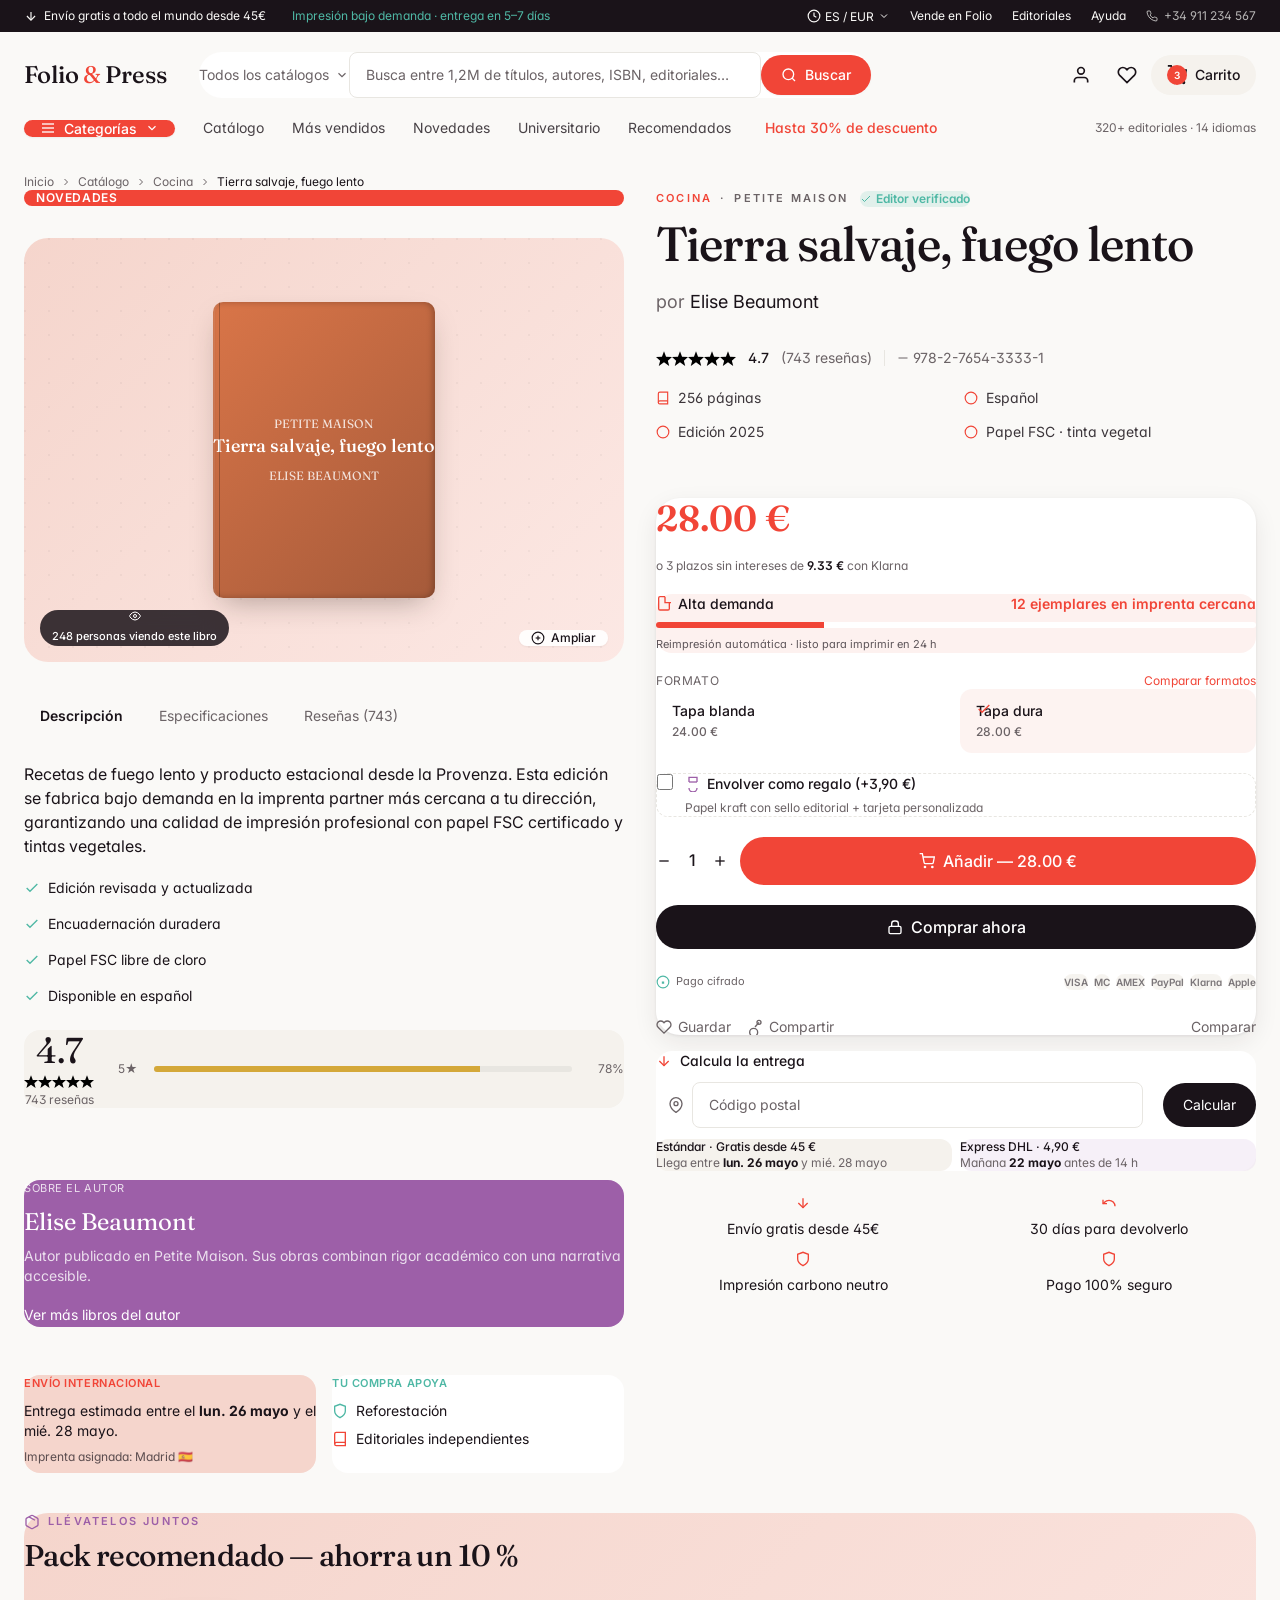
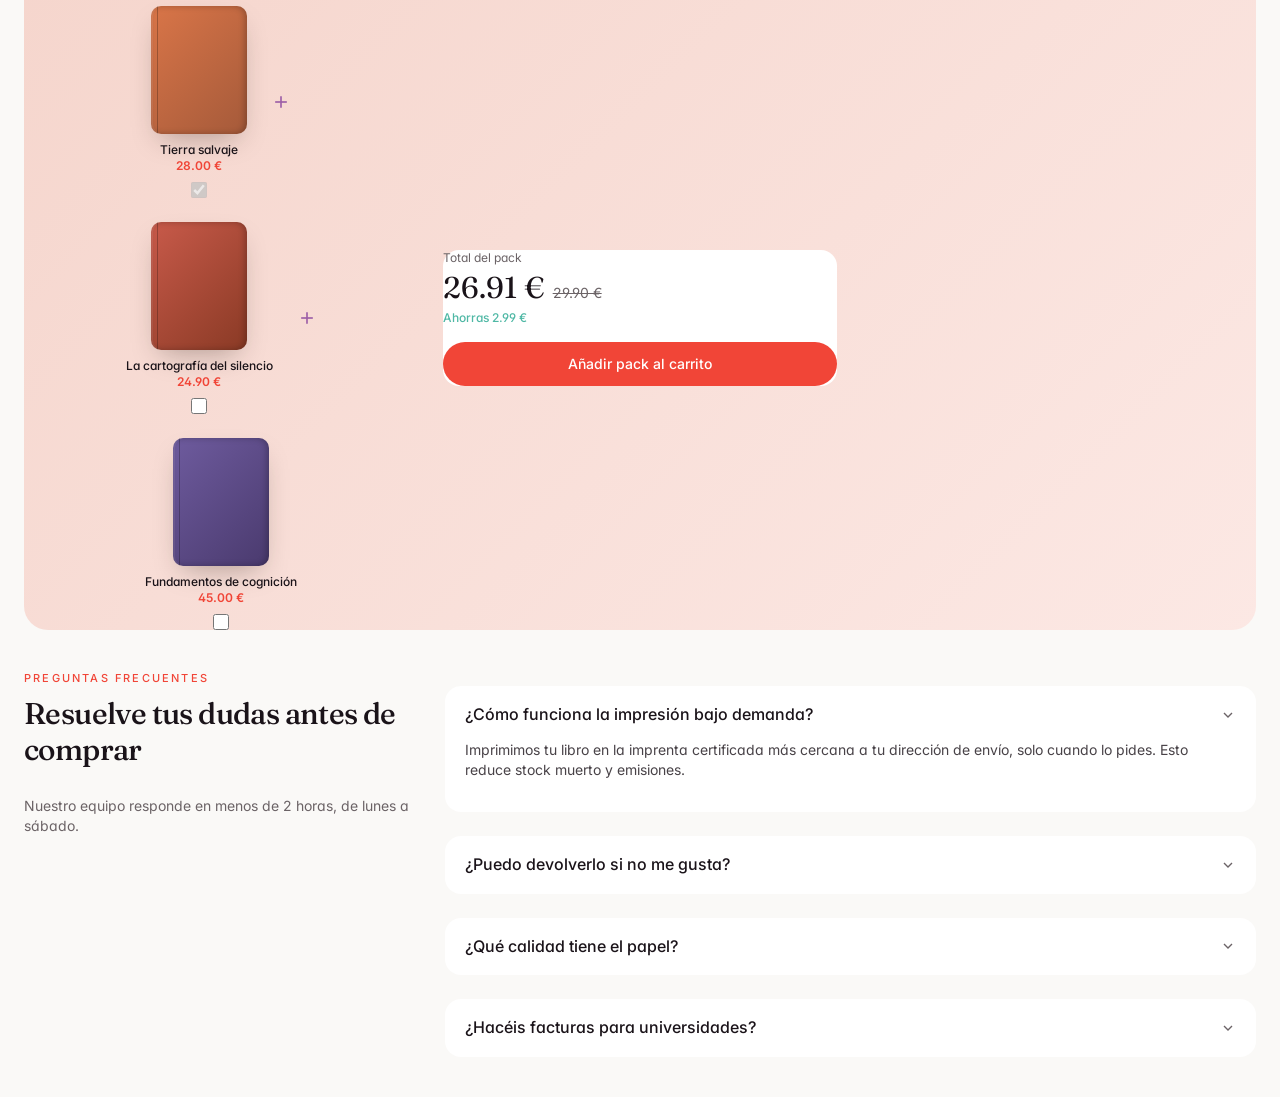
<file: html-version/index-v2.html>
<!DOCTYPE html>
<html lang="es">
<head>
    <meta charset="UTF-8">
    <meta name="viewport" content="width=device-width, initial-scale=1.0">
    <title>Tierra salvaje, fuego lento — Elise Beaumont · Folio & Press</title>
    <meta name="description" content="Recetas de fuego lento y producto estacional desde la Provenza.">
    <link rel="stylesheet" href="styles.css">
    <link rel="preconnect" href="https://fonts.googleapis.com">
    <link rel="preconnect" href="https://fonts.gstatic.com" crossorigin>
    <link href="https://fonts.googleapis.com/css2?family=Fraunces:wght@400;500;600;700&family=Inter:wght@400;500;600;700&display=swap" rel="stylesheet">
</head>
<body>
    <main class="min-h-screen bg-background">
        <!-- HEADER -->
        <header class="sticky top-0 z-40 bg-ivory backdrop-blur-xl border-b border-border">
            <!-- Utility bar -->
            <div id="utility-bar" class="hidden-mobile bg-ink text-ivory text-xs">
                <div class="mx-auto max-w-7xl px-6 py-2 flex items-center justify-between">
                    <div class="flex items-center gap-5">
                        <span class="flex items-center gap-1.5">
                            <svg class="h-3.5 w-3.5" viewBox="0 0 24 24" fill="none" stroke="currentColor" stroke-width="2">
                                <line x1="12" y1="5" x2="12" y2="19"></line>
                                <polyline points="19 12 12 19 5 12"></polyline>
                            </svg>
                            Envío gratis a todo el mundo desde 45€
                        </span>
                        <span class="flex items-center gap-1.5 text-mint">
                            <span class="h-1.5 w-1.5 rounded-full bg-mint animate-pulse"></span>
                            Impresión bajo demanda · entrega en 5–7 días
                        </span>
                    </div>
                    <div class="flex items-center gap-5">
                        <button class="flex items-center gap-1 hover:text-ivory transition">
                            <svg class="h-3.5 w-3.5" viewBox="0 0 24 24" fill="none" stroke="currentColor" stroke-width="2">
                                <circle cx="12" cy="12" r="10"></circle>
                                <path d="M12 6v6l4 2"></path>
                            </svg>
                            ES / EUR
                            <svg class="h-3 w-3" viewBox="0 0 24 24" fill="none" stroke="currentColor" stroke-width="2">
                                <polyline points="6 9 12 15 18 9"></polyline>
                            </svg>
                        </button>
                        <a href="#" class="hover:text-ivory transition">Vende en Folio</a>
                        <a href="#" class="hover:text-ivory transition">Editoriales</a>
                        <a href="#" class="hover:text-ivory transition">Ayuda</a>
                        <span class="flex items-center gap-1.5 text-ivory/70">
                            <svg class="h-3 w-3" viewBox="0 0 24 24" fill="none" stroke="currentColor" stroke-width="2">
                                <path d="M22 16.92v3a2 2 0 0 1-2.18 2 19.79 19.79 0 0 1-8.63-3.07 19.5 19.5 0 0 1-6-6 19.79 19.79 0 0 1-3.07-8.67A2 2 0 0 1 4.11 2h3a2 2 0 0 1 2 1.72 12.84 12.84 0 0 0 .7 2.81 2 2 0 0 1-.45 2.11L8.09 9.91a16 16 0 0 0 6 6l1.27-1.27a2 2 0 0 1 2.11-.45 12.84 12.84 0 0 0 2.81.7A2 2 0 0 1 22 16.92z"></path>
                            </svg>
                            +34 911 234 567
                        </span>
                    </div>
                </div>
            </div>

            <!-- Main bar -->
            <div class="mx-auto max-w-7xl px-6">
                <div class="flex items-center gap-6 py-5">
                    <button id="mobile-menu-btn" class="hidden-desktop -ml-1 p-1 text-foreground" aria-label="Menú">
                        <svg class="h-6 w-6" viewBox="0 0 24 24" fill="none" stroke="currentColor" stroke-width="2">
                            <line x1="3" y1="6" x2="21" y2="6"></line>
                            <line x1="3" y1="12" x2="21" y2="12"></line>
                            <line x1="3" y1="18" x2="21" y2="18"></line>
                        </svg>
                    </button>

                    <a href="/" class="flex items-baseline gap-1 mr-2">
                        <span class="font-display text-2xl font-medium tracking-tight text-ink">Folio</span>
                        <span class="text-coral font-display text-2xl">&</span>
                        <span class="font-display text-2xl font-medium tracking-tight text-ink">Press</span>
                    </a>

                    <!-- Search -->
                    <div class="hidden-mobile flex-1 max-w-2xl hidden md:flex">
                        <div class="group relative w-full">
                            <div class="flex items-center rounded-full border border-border bg-card transition-all focus-within:border-coral focus-within:shadow-soft">
                                <button class="flex items-center gap-1.5 pl-5 pr-3 py-3 text-sm text-muted-foreground border-r border-border hover:text-foreground transition">
                                    Todos los catálogos
                                    <svg class="h-3.5 w-3.5" viewBox="0 0 24 24" fill="none" stroke="currentColor" stroke-width="2">
                                        <polyline points="6 9 12 15 18 9"></polyline>
                                    </svg>
                                </button>
                                <input
                                    type="search"
                                    placeholder="Busca entre 1,2M de títulos, autores, ISBN, editoriales…"
                                    class="flex-1 bg-transparent px-4 py-3 text-sm text-foreground placeholder:text-muted-foreground outline-none"
                                />
                                <button class="m-1 flex items-center gap-2 rounded-full bg-coral px-5 py-2.5 text-sm font-medium text-white hover:brightness-110 transition shadow-sm">
                                    <svg class="h-4 w-4" viewBox="0 0 24 24" fill="none" stroke="currentColor" stroke-width="2">
                                        <circle cx="11" cy="11" r="8"></circle>
                                        <path d="m21 21-4.35-4.35"></path>
                                    </svg>
                                    Buscar
                                </button>
                            </div>
                        </div>
                    </div>

                    <!-- Right actions -->
                    <div class="ml-auto flex items-center gap-1 md:gap-2">
                        <button class="hidden sm:flex items-center gap-2 rounded-full px-3 py-2 text-sm hover:bg-cream transition">
                            <svg class="h-5 w-5" viewBox="0 0 24 24" fill="none" stroke="currentColor" stroke-width="2">
                                <path d="M20 21v-2a4 4 0 0 0-4-4H8a4 4 0 0 0-4 4v2"></path>
                                <circle cx="12" cy="7" r="4"></circle>
                            </svg>
                            <span class="hidden lg:inline">Mi cuenta</span>
                        </button>
                        <button class="hidden sm:grid h-10 w-10 place-items-center rounded-full hover:bg-cream transition" aria-label="Favoritos">
                            <svg class="h-5 w-5" viewBox="0 0 24 24" fill="none" stroke="currentColor" stroke-width="2">
                                <path d="M20.84 4.61a5.5 5.5 0 0 0-7.78 0L12 5.67l-1.06-1.06a5.5 5.5 0 0 0-7.78 7.78l1.06 1.06L12 21.23l7.78-7.78 1.06-1.06a5.5 5.5 0 0 0 0-7.78z"></path>
                            </svg>
                        </button>
                        <button class="relative flex items-center gap-2 rounded-full bg-cream px-4 py-2.5 hover:bg-coral-soft transition">
                            <svg class="h-5 w-5" viewBox="0 0 24 24" fill="none" stroke="currentColor" stroke-width="2">
                                <circle cx="9" cy="21" r="1"></circle>
                                <circle cx="20" cy="21" r="1"></circle>
                                <path d="M1 1h4l2.68 13.39a2 2 0 0 0 2 1.61h9.72a2 2 0 0 0 2-1.61L23 6H6"></path>
                            </svg>
                            <span class="hidden sm:inline text-sm font-medium">Carrito</span>
                            <span class="absolute -top-1 -right-1 grid h-5 w-5 place-items-center rounded-full bg-coral text-white text-[10px] font-semibold">3</span>
                        </button>
                    </div>
                </div>

                <!-- Nav row -->
                <nav id="nav-row" class="hidden-mobile hidden md:flex items-center gap-7 pb-3 text-sm text-foreground/80">
                    <button id="categories-btn" class="relative flex items-center gap-2 rounded-full bg-coral text-white px-4 py-1.5 font-medium hover:brightness-110 transition shadow-sm">
                        <svg class="h-4 w-4" viewBox="0 0 24 24" fill="none" stroke="currentColor" stroke-width="2">
                            <line x1="3" y1="6" x2="21" y2="6"></line>
                            <line x1="3" y1="12" x2="21" y2="12"></line>
                            <line x1="3" y1="18" x2="21" y2="18"></line>
                        </svg>
                        Categorías
                        <svg class="h-3.5 w-3.5" viewBox="0 0 24 24" fill="none" stroke="currentColor" stroke-width="2">
                            <polyline points="6 9 12 15 18 9"></polyline>
                        </svg>
                    </button>
                    <a href="/catalogo" class="hover:text-coral transition">Catálogo</a>
                    <a href="#" class="hover:text-coral transition">Más vendidos</a>
                    <a href="#" class="hover:text-coral transition">Novedades</a>
                    <a href="#" class="hover:text-coral transition">Universitario</a>
                    <a href="#" class="hover:text-coral transition">Recomendados</a>
                    <a href="#" class="flex items-center gap-1.5 text-coral hover:text-ink transition font-medium">
                        <span class="inline-block h-1.5 w-1.5 rounded-full bg-coral animate-pulse"></span>
                        Hasta 30% de descuento
                    </a>
                    <span class="ml-auto text-xs text-muted-foreground">320+ editoriales · 14 idiomas</span>
                </nav>
            </div>

            <!-- Mega menu -->
            <div id="mega-menu" class="hidden absolute left-0 right-0 top-full bg-card border-b border-border shadow-lift animate-in fade-in slide-in-from-top-2 duration-200">
                <div class="mx-auto max-w-7xl px-6 py-10 grid grid-cols-12 gap-10"></div>
            </div>

            <!-- Mobile menu -->
            <div id="mobile-menu" class="hidden md:hidden border-t border-border px-6 py-4 space-y-3 bg-ivory">
                <div class="flex items-center rounded-full border border-border bg-card px-4 py-3">
                    <svg class="h-4 w-4 text-muted-foreground mr-2" viewBox="0 0 24 24" fill="none" stroke="currentColor" stroke-width="2">
                        <circle cx="11" cy="11" r="8"></circle>
                        <path d="m21 21-4.35-4.35"></path>
                    </svg>
                    <input class="flex-1 bg-transparent text-sm outline-none" placeholder="Buscar títulos…" />
                </div>
                <a href="/catalogo" class="block py-2 text-foreground border-b border-border/60">Catálogo</a>
                <a href="#" class="block py-2 text-foreground border-b border-border/60">Más vendidos</a>
                <a href="#" class="block py-2 text-foreground border-b border-border/60">Novedades</a>
                <a href="#" class="block py-2 text-foreground border-b border-border/60">Universitario</a>
                <a href="#" class="block py-2 text-foreground border-b border-border/60">Recomendados</a>
                <a href="#" class="block py-2 text-foreground">Mi cuenta</a>
            </div>
        </header>

        <!-- Breadcrumb -->
        <div class="mx-auto max-w-7xl px-6 pt-6">
            <nav class="text-xs text-muted-foreground flex items-center gap-1.5 flex-wrap">
                <a href="/" class="hover:text-coral">Inicio</a>
                <svg class="h-3 w-3" viewBox="0 0 24 24" fill="none" stroke="currentColor" stroke-width="2">
                    <polyline points="9 18 15 12 9 6"></polyline>
                </svg>
                <a href="/catalogo" class="hover:text-coral">Catálogo</a>
                <svg class="h-3 w-3" viewBox="0 0 24 24" fill="none" stroke="currentColor" stroke-width="2">
                    <polyline points="9 18 15 12 9 6"></polyline>
                </svg>
                <span class="hover:text-coral cursor-pointer">Cocina</span>
                <svg class="h-3 w-3" viewBox="0 0 24 24" fill="none" stroke="currentColor" stroke-width="2">
                    <polyline points="9 18 15 12 9 6"></polyline>
                </svg>
                <span class="text-foreground truncate">Tierra salvaje, fuego lento</span>
            </nav>
        </div>

        <!-- Hero PDP -->
        <section class="mx-auto max-w-7xl px-6 py-16 grid lg:grid-cols-12 gap-12">
            <!-- Left column: gallery -->
            <div class="lg:col-span-6 space-y-8">
                <!-- Badge NEW -->
                <div class="inline-block bg-coral text-white px-3 py-1 rounded-full text-xs font-semibold uppercase tracking-wider mb-4">
                    Novedades
                </div>

                <!-- Book Cover -->
                <div class="relative group/img">
                    <div class="rounded-3xl bg-gradient-to-br from-blush via-cream to-coral-soft p-12 md:p-16 grid place-items-center overflow-hidden relative min-h-96">
                        <div class="absolute inset-0 opacity-[0.04]" style="background-image: radial-gradient(circle at 1px 1px, var(--ink) 1px, transparent 0px); background-size: 24px 24px;"></div>
                        <div class="w-2/3 max-w-sm transform-gpu transition-all duration-700 ease-out hover:-rotate-3 hover:scale-105">
                            <div class="book-cover rounded-lg overflow-hidden" style="--cover-c1: #d97548; --cover-c2: #a55a3a;">
                                <div class="w-full aspect-[3/4] flex items-center justify-center text-white font-display text-sm p-4 text-center">
                                    <div>
                                        <div class="text-xs opacity-80 mb-2">PETITE MAISON</div>
                                        <div class="text-lg font-medium">Tierra salvaje, fuego lento</div>
                                        <div class="text-xs opacity-80 mt-2">ELISE BEAUMONT</div>
                                    </div>
                                </div>
                            </div>
                        </div>
                        <button class="absolute bottom-4 right-4 inline-flex items-center gap-1.5 rounded-full bg-white/90 backdrop-blur px-3 py-1.5 text-xs font-medium text-ink shadow-sm hover:bg-white">
                            <svg class="h-3.5 w-3.5" viewBox="0 0 24 24" fill="none" stroke="currentColor" stroke-width="2">
                                <circle cx="12" cy="12" r="10"></circle>
                                <line x1="12" y1="8" x2="12" y2="16"></line>
                                <line x1="8" y1="12" x2="16" y2="12"></line>
                            </svg>
                            Ampliar
                        </button>
                        <div class="absolute bottom-4 left-4 inline-flex items-center gap-1.5 rounded-full bg-ink/85 backdrop-blur text-white px-3 py-1.5 text-[11px] font-medium">
                            <svg class="h-3 w-3" viewBox="0 0 24 24" fill="none" stroke="currentColor" stroke-width="2">
                                <path d="M1 12s4-8 11-8 11 8 11 8-4 8-11 8-11-8-11-8z"></path>
                                <circle cx="12" cy="12" r="3"></circle>
                            </svg>
                            248 personas viendo este libro
                        </div>
                    </div>
                </div>

                <!-- Tabs -->
                <div>
                    <div class="border-b border-border flex gap-1">
                        <button class="tab-btn active relative px-4 py-3 text-sm transition font-semibold" data-tab="desc">
                            Descripción
                            <span class="absolute inset-x-3 -bottom-px h-0.5 bg-coral"></span>
                        </button>
                        <button class="tab-btn relative px-4 py-3 text-sm transition text-muted-foreground hover:text-foreground" data-tab="specs">
                            Especificaciones
                        </button>
                        <button class="tab-btn relative px-4 py-3 text-sm transition text-muted-foreground hover:text-foreground" data-tab="reviews">
                            Reseñas (743)
                        </button>
                    </div>
                    <div class="py-6">
                        <div id="tab-desc" class="tab-content prose max-w-none">
                            <p class="text-base text-foreground leading-relaxed">Recetas de fuego lento y producto estacional desde la Provenza. Esta edición se fabrica bajo demanda en la imprenta partner más cercana a tu dirección, garantizando una calidad de impresión profesional con papel FSC certificado y tintas vegetales.</p>
                            <ul class="mt-5 space-y-2">
                                <li class="flex items-center gap-2 text-sm text-foreground">
                                    <svg class="h-4 w-4 text-mint" viewBox="0 0 24 24" fill="none" stroke="currentColor" stroke-width="2">
                                        <polyline points="20 6 9 17 4 12"></polyline>
                                    </svg>
                                    Edición revisada y actualizada
                                </li>
                                <li class="flex items-center gap-2 text-sm text-foreground">
                                    <svg class="h-4 w-4 text-mint" viewBox="0 0 24 24" fill="none" stroke="currentColor" stroke-width="2">
                                        <polyline points="20 6 9 17 4 12"></polyline>
                                    </svg>
                                    Encuadernación duradera
                                </li>
                                <li class="flex items-center gap-2 text-sm text-foreground">
                                    <svg class="h-4 w-4 text-mint" viewBox="0 0 24 24" fill="none" stroke="currentColor" stroke-width="2">
                                        <polyline points="20 6 9 17 4 12"></polyline>
                                    </svg>
                                    Papel FSC libre de cloro
                                </li>
                                <li class="flex items-center gap-2 text-sm text-foreground">
                                    <svg class="h-4 w-4 text-mint" viewBox="0 0 24 24" fill="none" stroke="currentColor" stroke-width="2">
                                        <polyline points="20 6 9 17 4 12"></polyline>
                                    </svg>
                                    Disponible en español
                                </li>
                            </ul>
                        </div>

                        <div id="tab-specs" class="tab-content hidden">
                            <dl class="grid grid-cols-1 sm:grid-cols-2 gap-x-8 gap-y-1 text-sm">
                                <div class="flex justify-between border-b border-border py-2.5">
                                    <dt class="text-muted-foreground">Editorial</dt>
                                    <dd class="font-medium text-foreground text-right">Petite Maison</dd>
                                </div>
                                <div class="flex justify-between border-b border-border py-2.5">
                                    <dt class="text-muted-foreground">Autor</dt>
                                    <dd class="font-medium text-foreground text-right">Elise Beaumont</dd>
                                </div>
                                <div class="flex justify-between border-b border-border py-2.5">
                                    <dt class="text-muted-foreground">Páginas</dt>
                                    <dd class="font-medium text-foreground text-right">256</dd>
                                </div>
                                <div class="flex justify-between border-b border-border py-2.5">
                                    <dt class="text-muted-foreground">Año de publicación</dt>
                                    <dd class="font-medium text-foreground text-right">2025</dd>
                                </div>
                                <div class="flex justify-between border-b border-border py-2.5">
                                    <dt class="text-muted-foreground">Idioma</dt>
                                    <dd class="font-medium text-foreground text-right">Español</dd>
                                </div>
                                <div class="flex justify-between border-b border-border py-2.5">
                                    <dt class="text-muted-foreground">ISBN</dt>
                                    <dd class="font-medium text-foreground text-right">978-2-7654-3333-1</dd>
                                </div>
                            </dl>
                        </div>

                        <div id="tab-reviews" class="tab-content hidden space-y-5">
                            <div class="flex items-center gap-6 rounded-2xl bg-cream p-5">
                                <div class="text-center">
                                    <div class="font-display text-4xl text-ink">4.7</div>
                                    <div class="flex justify-center mt-1">
                                        <svg class="h-3.5 w-3.5 fill-sun text-sun" viewBox="0 0 24 24"><polygon points="12 2 15.09 10.26 24 10.35 17.77 16.01 19.85 24.07 12 18.41 4.15 24.07 6.23 16.01 0 10.35 8.91 10.26 12 2"></polygon></svg>
                                        <svg class="h-3.5 w-3.5 fill-sun text-sun" viewBox="0 0 24 24"><polygon points="12 2 15.09 10.26 24 10.35 17.77 16.01 19.85 24.07 12 18.41 4.15 24.07 6.23 16.01 0 10.35 8.91 10.26 12 2"></polygon></svg>
                                        <svg class="h-3.5 w-3.5 fill-sun text-sun" viewBox="0 0 24 24"><polygon points="12 2 15.09 10.26 24 10.35 17.77 16.01 19.85 24.07 12 18.41 4.15 24.07 6.23 16.01 0 10.35 8.91 10.26 12 2"></polygon></svg>
                                        <svg class="h-3.5 w-3.5 fill-sun text-sun" viewBox="0 0 24 24"><polygon points="12 2 15.09 10.26 24 10.35 17.77 16.01 19.85 24.07 12 18.41 4.15 24.07 6.23 16.01 0 10.35 8.91 10.26 12 2"></polygon></svg>
                                        <svg class="h-3.5 w-3.5 fill-sun text-sun" viewBox="0 0 24 24"><polygon points="12 2 15.09 10.26 24 10.35 17.77 16.01 19.85 24.07 12 18.41 4.15 24.07 6.23 16.01 0 10.35 8.91 10.26 12 2"></polygon></svg>
                                    </div>
                                    <div class="text-xs text-muted-foreground mt-1">743 reseñas</div>
                                </div>
                                <div class="flex-1 space-y-1.5">
                                    <div class="flex items-center gap-3 text-xs">
                                        <span class="w-6 text-muted-foreground">5★</span>
                                        <div class="flex-1 h-1.5 rounded-full bg-border overflow-hidden">
                                            <div class="h-full bg-sun" style="width: 78%;"></div>
                                        </div>
                                        <span class="w-10 text-right text-muted-foreground">78%</span>
                                    </div>
                                </div>
                            </div>
                        </div>
                    </div>
                </div>

                <!-- Author Card -->
                <div class="rounded-2xl bg-grape text-white p-5">
                    <div class="text-[11px] uppercase tracking-wider opacity-80">Sobre el autor</div>
                    <div class="mt-2 font-display text-2xl">Elise Beaumont</div>
                    <p class="mt-2 text-sm text-white/80">Autor publicado en Petite Maison. Sus obras combinan rigor académico con una narrativa accesible.</p>
                    <a href="#" class="mt-3 inline-block text-sm border-b border-white/60 pb-0.5 hover:border-white">Ver más libros del autor</a>
                </div>

                <!-- Info Cards -->
                <div class="grid sm:grid-cols-2 gap-4">
                    <div class="rounded-2xl bg-blush text-ink p-5">
                        <div class="text-[11px] uppercase tracking-wider text-coral font-semibold">Envío internacional</div>
                        <div class="mt-2 text-sm">Entrega estimada entre el <strong>lun. 26 mayo</strong> y el mié. 28 mayo.</div>
                        <div class="mt-2 text-xs text-ink/70">Imprenta asignada: Madrid 🇪🇸</div>
                    </div>
                    <div class="rounded-2xl border border-border bg-white p-5">
                        <div class="text-[11px] uppercase tracking-wider text-mint font-semibold">Tu compra apoya</div>
                        <ul class="mt-2 space-y-1.5 text-sm text-foreground">
                            <li class="flex items-center gap-2"><svg class="h-4 w-4 text-mint" viewBox="0 0 24 24" fill="none" stroke="currentColor" stroke-width="2"><path d="M12 22s8-4 8-10V5l-8-3-8 3v7c0 6 8 10 8 10z"></path></svg>Reforestación</li>
                            <li class="flex items-center gap-2"><svg class="h-4 w-4 text-coral" viewBox="0 0 24 24" fill="none" stroke="currentColor" stroke-width="2"><path d="M4 19.5A2.5 2.5 0 0 1 6.5 17H20"></path><path d="M6.5 2H20v20H6.5A2.5 2.5 0 0 1 4 19.5v-15A2.5 2.5 0 0 1 6.5 2z"></path></svg>Editoriales independientes</li>
                        </ul>
                    </div>
                </div>
            </div>

            <!-- Right column: Price & Purchase -->
            <div class="lg:col-span-6">
                <div class="flex items-center gap-2 flex-wrap text-[11px] uppercase tracking-[0.2em] font-semibold mb-4">
                    <span class="text-coral">Cocina</span>
                    <span class="text-muted-foreground">·</span>
                    <span class="text-muted-foreground">Petite Maison</span>
                    <span class="ml-1 inline-flex items-center gap-1 rounded-full bg-mint/15 text-mint px-2 py-0.5 normal-case tracking-normal text-xs">
                        <svg class="h-3 w-3" viewBox="0 0 24 24" fill="none" stroke="currentColor" stroke-width="2">
                            <polyline points="20 6 9 17 4 12"></polyline>
                        </svg>
                        Editor verificado
                    </span>
                </div>

                <h1 class="mt-3 font-display text-4xl md:text-5xl text-ink leading-tight">Tierra salvaje, fuego lento</h1>
                <p class="mt-3 text-lg text-muted-foreground">por <a href="#" class="text-foreground hover:text-coral underline-offset-4 hover:underline">Elise Beaumont</a></p>

                <div class="mt-4 flex items-center gap-3 text-sm">
                    <div class="flex">
                        <svg class="h-4 w-4 fill-sun text-sun" viewBox="0 0 24 24"><polygon points="12 2 15.09 10.26 24 10.35 17.77 16.01 19.85 24.07 12 18.41 4.15 24.07 6.23 16.01 0 10.35 8.91 10.26 12 2"></polygon></svg>
                        <svg class="h-4 w-4 fill-sun text-sun" viewBox="0 0 24 24"><polygon points="12 2 15.09 10.26 24 10.35 17.77 16.01 19.85 24.07 12 18.41 4.15 24.07 6.23 16.01 0 10.35 8.91 10.26 12 2"></polygon></svg>
                        <svg class="h-4 w-4 fill-sun text-sun" viewBox="0 0 24 24"><polygon points="12 2 15.09 10.26 24 10.35 17.77 16.01 19.85 24.07 12 18.41 4.15 24.07 6.23 16.01 0 10.35 8.91 10.26 12 2"></polygon></svg>
                        <svg class="h-4 w-4 fill-sun text-sun" viewBox="0 0 24 24"><polygon points="12 2 15.09 10.26 24 10.35 17.77 16.01 19.85 24.07 12 18.41 4.15 24.07 6.23 16.01 0 10.35 8.91 10.26 12 2"></polygon></svg>
                        <svg class="h-4 w-4 fill-sun text-sun" viewBox="0 0 24 24"><polygon points="12 2 15.09 10.26 24 10.35 17.77 16.01 19.85 24.07 12 18.41 4.15 24.07 6.23 16.01 0 10.35 8.91 10.26 12 2"></polygon></svg>
                    </div>
                    <span class="font-medium text-foreground">4.7</span>
                    <a href="#reviews" class="text-muted-foreground hover:text-coral">(743 reseñas)</a>
                    <span class="h-4 w-px bg-border"></span>
                    <span class="text-muted-foreground inline-flex items-center gap-1">
                        <svg class="h-3 w-3" viewBox="0 0 24 24" fill="none" stroke="currentColor" stroke-width="2">
                            <line x1="3" y1="12" x2="21" y2="12"></line>
                        </svg>
                        978-2-7654-3333-1
                    </span>
                </div>

                <ul class="mt-5 grid grid-cols-2 gap-x-4 gap-y-1.5 text-sm text-foreground/85">
                    <li class="inline-flex items-center gap-2">
                        <svg class="h-3.5 w-3.5 text-coral" viewBox="0 0 24 24" fill="none" stroke="currentColor" stroke-width="2">
                            <path d="M4 19.5A2.5 2.5 0 0 1 6.5 17H20"></path>
                            <path d="M6.5 2H20v20H6.5A2.5 2.5 0 0 1 4 19.5v-15A2.5 2.5 0 0 1 6.5 2z"></path>
                        </svg>
                        256 páginas
                    </li>
                    <li class="inline-flex items-center gap-2">
                        <svg class="h-3.5 w-3.5 text-coral" viewBox="0 0 24 24" fill="none" stroke="currentColor" stroke-width="2">
                            <circle cx="12" cy="12" r="10"></circle>
                        </svg>
                        Español
                    </li>
                    <li class="inline-flex items-center gap-2">
                        <svg class="h-3.5 w-3.5 text-coral" viewBox="0 0 24 24" fill="none" stroke="currentColor" stroke-width="2">
                            <circle cx="12" cy="12" r="10"></circle>
                        </svg>
                        Edición 2025
                    </li>
                    <li class="inline-flex items-center gap-2">
                        <svg class="h-3.5 w-3.5 text-coral" viewBox="0 0 24 24" fill="none" stroke="currentColor" stroke-width="2">
                            <circle cx="12" cy="12" r="10"></circle>
                        </svg>
                        Papel FSC · tinta vegetal
                    </li>
                </ul>

                <!-- Price Card -->
                <div class="mt-7 rounded-3xl border border-border bg-white p-6 space-y-5 shadow-soft">
                    <div class="flex items-baseline gap-3">
                        <span class="font-display text-4xl text-coral font-semibold">28.00 €</span>
                    </div>
                    <div class="text-xs text-muted-foreground -mt-3">o 3 plazos sin intereses de <span class="font-semibold text-foreground">9.33 €</span> con Klarna</div>

                    <!-- Stock urgency -->
                    <div class="rounded-2xl bg-coral-soft/60 border border-coral/20 p-3 space-y-2">
                        <div class="flex items-center justify-between text-sm">
                            <span class="inline-flex items-center gap-1.5 font-medium text-ink">
                                <svg class="h-4 w-4 text-coral" viewBox="0 0 24 24" fill="none" stroke="currentColor" stroke-width="2">
                                    <path d="M13.5 1H6a2 2 0 0 0-2 2v16a2 2 0 0 0 2 2h12a2 2 0 0 0 2-2V10.5"></path>
                                    <path d="M13.5 1v9h9"></path>
                                </svg>
                                Alta demanda
                            </span>
                            <span class="text-coral font-semibold">12 ejemplares en imprenta cercana</span>
                        </div>
                        <div class="h-1.5 rounded-full bg-white overflow-hidden">
                            <div class="h-full bg-coral" style="width: 28%;"></div>
                        </div>
                        <div class="text-[11px] text-ink/70">Reimpresión automática · listo para imprimir en 24 h</div>
                    </div>

                    <!-- Format -->
                    <div>
                        <div class="flex items-center justify-between mb-2">
                            <div class="text-xs uppercase tracking-wider text-muted-foreground">Formato</div>
                            <a href="#" class="text-xs text-coral hover:underline">Comparar formatos</a>
                        </div>
                        <div class="flex gap-2">
                            <button class="format-btn flex-1 rounded-xl border-2 border-border hover:border-foreground px-4 py-3 text-sm font-medium transition text-left relative" data-format="soft">
                                <div>Tapa blanda</div>
                                <span class="block text-xs text-muted-foreground mt-0.5">24.00 €</span>
                            </button>
                            <button class="format-btn flex-1 rounded-xl border-2 border-coral bg-coral-soft/50 text-ink px-4 py-3 text-sm font-medium transition text-left relative active" data-format="hard">
                                <svg class="absolute top-2 right-2 h-4 w-4 text-coral" viewBox="0 0 24 24" fill="none" stroke="currentColor" stroke-width="2">
                                    <polyline points="20 6 9 17 4 12"></polyline>
                                </svg>
                                <div>Tapa dura</div>
                                <span class="block text-xs text-muted-foreground mt-0.5">28.00 €</span>
                            </button>
                        </div>
                    </div>

                    <!-- Gift -->
                    <label class="flex items-start gap-3 rounded-xl border border-dashed border-border p-3 cursor-pointer hover:border-coral transition">
                        <input type="checkbox" class="mt-0.5 h-4 w-4 accent-coral" />
                        <div class="flex-1">
                            <div class="text-sm font-medium text-foreground inline-flex items-center gap-1.5">
                                <svg class="h-4 w-4 text-grape" viewBox="0 0 24 24" fill="none" stroke="currentColor" stroke-width="2">
                                    <polyline points="6 9 6 2 18 2 18 9"></polyline>
                                    <path d="M6 18a6 6 0 0 0 12 0"></path>
                                    <line x1="6" y1="9" x2="18" y2="9"></line>
                                </svg>
                                Envolver como regalo (+3,90 €)
                            </div>
                            <div class="text-xs text-muted-foreground">Papel kraft con sello editorial + tarjeta personalizada</div>
                        </div>
                    </label>

                    <!-- CTA -->
                    <div class="flex items-stretch gap-3">
                        <div class="flex items-center border-2 border-border rounded-full">
                            <button id="qty-minus" class="grid h-12 w-12 place-items-center hover:bg-cream rounded-l-full">
                                <svg class="h-4 w-4" viewBox="0 0 24 24" fill="none" stroke="currentColor" stroke-width="2">
                                    <line x1="5" y1="12" x2="19" y2="12"></line>
                                </svg>
                            </button>
                            <span id="qty-display" class="w-10 text-center font-medium">1</span>
                            <button id="qty-plus" class="grid h-12 w-12 place-items-center hover:bg-cream rounded-r-full">
                                <svg class="h-4 w-4" viewBox="0 0 24 24" fill="none" stroke="currentColor" stroke-width="2">
                                    <line x1="12" y1="5" x2="12" y2="19"></line>
                                    <line x1="5" y1="12" x2="19" y2="12"></line>
                                </svg>
                            </button>
                        </div>
                        <button id="add-cart" class="flex-1 group inline-flex items-center justify-center gap-2 rounded-full bg-coral text-white px-6 py-3 font-medium hover:brightness-110 transition shadow-[0_8px_24px_-8px_oklch(0.68_0.19_30/0.6)] active:scale-[0.99]">
                            <svg class="h-4 w-4 transition group-hover:-rotate-12" viewBox="0 0 24 24" fill="none" stroke="currentColor" stroke-width="2">
                                <circle cx="9" cy="21" r="1"></circle>
                                <circle cx="20" cy="21" r="1"></circle>
                                <path d="M1 1h4l2.68 13.39a2 2 0 0 0 2 1.61h9.72a2 2 0 0 0 2-1.61L23 6H6"></path>
                            </svg>
                            <span id="add-cart-text">Añadir — 28.00 €</span>
                        </button>
                    </div>

                    <button class="w-full rounded-full bg-ink text-white py-3 font-medium hover:bg-grape transition inline-flex items-center justify-center gap-2">
                        <svg class="h-4 w-4" viewBox="0 0 24 24" fill="none" stroke="currentColor" stroke-width="2">
                            <rect x="3" y="11" width="18" height="11" rx="2" ry="2"></rect>
                            <path d="M7 11V7a4 4 0 0 1 4-4h2a4 4 0 0 1 4 4v4"></path>
                        </svg>
                        Comprar ahora
                    </button>

                    <!-- Payment -->
                    <div class="flex items-center justify-between gap-2 pt-1">
                        <div class="flex items-center gap-1.5 text-[11px] text-muted-foreground">
                            <svg class="h-3.5 w-3.5 text-mint" viewBox="0 0 24 24" fill="none" stroke="currentColor" stroke-width="2">
                                <path d="M12 22C6.477 22 2 17.523 2 12S6.477 2 12 2s10 4.477 10 10-4.477 10-10 10zm-1-10h2v2h-2v-2z"></path>
                            </svg>
                            Pago cifrado
                        </div>
                        <div class="flex items-center gap-1.5 opacity-80">
                            <span class="text-[10px] font-semibold px-1.5 py-0.5 rounded border border-border bg-cream text-ink/70">VISA</span>
                            <span class="text-[10px] font-semibold px-1.5 py-0.5 rounded border border-border bg-cream text-ink/70">MC</span>
                            <span class="text-[10px] font-semibold px-1.5 py-0.5 rounded border border-border bg-cream text-ink/70">AMEX</span>
                            <span class="text-[10px] font-semibold px-1.5 py-0.5 rounded border border-border bg-cream text-ink/70">PayPal</span>
                            <span class="text-[10px] font-semibold px-1.5 py-0.5 rounded border border-border bg-cream text-ink/70">Klarna</span>
                            <span class="text-[10px] font-semibold px-1.5 py-0.5 rounded border border-border bg-cream text-ink/70">Apple</span>
                        </div>
                    </div>

                    <div class="flex items-center gap-4 text-sm text-muted-foreground pt-2 border-t border-border">
                        <button class="inline-flex items-center gap-1.5 hover:text-coral">
                            <svg class="h-4 w-4" viewBox="0 0 24 24" fill="none" stroke="currentColor" stroke-width="2">
                                <path d="M20.84 4.61a5.5 5.5 0 0 0-7.78 0L12 5.67l-1.06-1.06a5.5 5.5 0 0 0-7.78 7.78l1.06 1.06L12 21.23l7.78-7.78 1.06-1.06a5.5 5.5 0 0 0 0-7.78z"></path>
                            </svg>
                            Guardar
                        </button>
                        <button class="inline-flex items-center gap-1.5 hover:text-coral">
                            <svg class="h-4 w-4" viewBox="0 0 24 24" fill="none" stroke="currentColor" stroke-width="2">
                                <circle cx="18" cy="5" r="3"></circle>
                                <line x1="12" y1="12" x2="18" y2="5"></line>
                                <path d="M4 20a6 6 0 1 0 12 0A6 6 0 0 0 4 20"></path>
                            </svg>
                            Compartir
                        </button>
                        <button class="ml-auto inline-flex items-center gap-1.5 hover:text-coral">Comparar</button>
                    </div>
                </div>

                <!-- Shipping -->
                <div class="mt-4 rounded-2xl border border-border bg-white p-4">
                    <div class="flex items-center gap-2 text-sm font-medium text-ink">
                        <svg class="h-4 w-4 text-coral" viewBox="0 0 24 24" fill="none" stroke="currentColor" stroke-width="2">
                            <line x1="12" y1="5" x2="12" y2="19"></line>
                            <polyline points="19 12 12 19 5 12"></polyline>
                        </svg>
                        Calcula la entrega
                    </div>
                    <div class="mt-3 flex gap-2">
                        <div class="flex-1 inline-flex items-center gap-2 rounded-full border border-border px-3 h-11 focus-within:border-coral">
                            <svg class="h-4 w-4 text-muted-foreground" viewBox="0 0 24 24" fill="none" stroke="currentColor" stroke-width="2">
                                <path d="M21 10c0 7-9 13-9 13s-9-6-9-13a9 9 0 0 1 18 0z"></path>
                                <circle cx="12" cy="10" r="3"></circle>
                            </svg>
                            <input
                                type="text"
                                placeholder="Código postal"
                                class="flex-1 bg-transparent outline-none text-sm"
                                id="zip-input"
                            />
                        </div>
                        <button class="rounded-full bg-ink text-white text-sm px-5 hover:bg-coral transition">Calcular</button>
                    </div>
                    <div class="mt-3 grid sm:grid-cols-2 gap-2 text-xs">
                        <div class="rounded-xl bg-cream p-3">
                            <div class="font-medium text-foreground">Estándar · Gratis desde 45 €</div>
                            <div class="text-muted-foreground mt-0.5">Llega entre <strong class="text-foreground">lun. 26 mayo</strong> y mié. 28 mayo</div>
                        </div>
                        <div class="rounded-xl bg-grape-soft/40 p-3 border border-grape/20">
                            <div class="font-medium text-foreground">Express DHL · 4,90 €</div>
                            <div class="text-muted-foreground mt-0.5">Mañana <strong class="text-foreground">22 mayo</strong> antes de 14 h</div>
                        </div>
                    </div>
                </div>

                <!-- Trust -->
                <div class="mt-6 grid grid-cols-2 gap-3 text-sm">
                    <div class="flex items-center gap-2 text-foreground">
                        <svg class="h-4 w-4 text-coral shrink-0" viewBox="0 0 24 24" fill="none" stroke="currentColor" stroke-width="2">
                            <line x1="12" y1="5" x2="12" y2="19"></line>
                            <polyline points="19 12 12 19 5 12"></polyline>
                        </svg>
                        Envío gratis desde 45€
                    </div>
                    <div class="flex items-center gap-2 text-foreground">
                        <svg class="h-4 w-4 text-coral shrink-0" viewBox="0 0 24 24" fill="none" stroke="currentColor" stroke-width="2">
                            <path d="M3 7v6h6"></path>
                            <path d="M21 17a9 9 0 00-9-9 9.75 9.75 0 00-6.74 2.74L3 13"></path>
                        </svg>
                        30 días para devolverlo
                    </div>
                    <div class="flex items-center gap-2 text-foreground">
                        <svg class="h-4 w-4 text-coral shrink-0" viewBox="0 0 24 24" fill="none" stroke="currentColor" stroke-width="2">
                            <path d="M12 22s8-4 8-10V5l-8-3-8 3v7c0 6 8 10 8 10z"></path>
                        </svg>
                        Impresión carbono neutro
                    </div>
                    <div class="flex items-center gap-2 text-foreground">
                        <svg class="h-4 w-4 text-coral shrink-0" viewBox="0 0 24 24" fill="none" stroke="currentColor" stroke-width="2">
                            <path d="M12 22s8-4 8-10V5l-8-3-8 3v7c0 6 8 10 8 10z"></path>
                        </svg>
                        Pago 100% seguro
                    </div>
                </div>
            </div>
        </section>

        <!-- Bundle Section -->
        <section class="mx-auto max-w-7xl px-6 py-16">
            <div class="rounded-3xl bg-gradient-to-br from-blush/60 via-blush/40 to-cream p-6 md:p-10">
                <div class="flex items-center gap-2 text-[11px] uppercase tracking-[0.2em] text-grape font-semibold">
                    <svg class="h-4 w-4" viewBox="0 0 24 24" fill="none" stroke="currentColor" stroke-width="2">
                        <line x1="16.5" y1="9.4" x2="7.5" y2="4.21"></line>
                        <path d="M21 16V8a2 2 0 0 0-1-1.73l-7-4a2 2 0 0 0-2 0l-7 4A2 2 0 0 0 3 8v8a2 2 0 0 0 1 1.73l7 4a2 2 0 0 0 2 0l7-4A2 2 0 0 0 21 16z"></path>
                    </svg>
                    Llévatelos juntos
                </div>
                <h2 class="mt-2 font-display text-3xl text-ink">Pack recomendado — ahorra un 10 %</h2>

                <div class="mt-8 grid lg:grid-cols-3 gap-6 items-center">
                    <div class="lg:col-span-2 flex items-center gap-3 md:gap-6 flex-wrap">
                        <div class="flex items-center gap-3 md:gap-6">
                            <label class="flex flex-col items-center gap-2 cursor-pointer">
                                <div class="w-24 md:w-28">
                                    <div class="book-cover rounded-lg overflow-hidden w-full aspect-[3/4]" style="--cover-c1: #d97548; --cover-c2: #a55a3a;"></div>
                                </div>
                                <div class="text-center max-w-[7rem]">
                                    <div class="text-xs font-medium text-ink truncate">Tierra salvaje</div>
                                    <div class="text-xs text-coral font-semibold">28.00 €</div>
                                </div>
                                <input type="checkbox" checked disabled class="h-4 w-4 accent-coral" />
                            </label>
                            <svg class="h-5 w-5 text-grape shrink-0" viewBox="0 0 24 24" fill="none" stroke="currentColor" stroke-width="2">
                                <line x1="12" y1="5" x2="12" y2="19"></line>
                                <line x1="5" y1="12" x2="19" y2="12"></line>
                            </svg>
                        </div>

                        <div class="flex items-center gap-3 md:gap-6">
                            <label class="flex flex-col items-center gap-2 cursor-pointer">
                                <div class="w-24 md:w-28">
                                    <div class="book-cover rounded-lg overflow-hidden w-full aspect-[3/4]" style="--cover-c1: #c85a4a; --cover-c2: #8a3a25;"></div>
                                </div>
                                <div class="text-center max-w-[7rem]">
                                    <div class="text-xs font-medium text-ink truncate">La cartografía del silencio</div>
                                    <div class="text-xs text-coral font-semibold">24.90 €</div>
                                </div>
                                <input type="checkbox" class="h-4 w-4 accent-coral bundle-checkbox" data-price="24.90" />
                            </label>
                            <svg class="h-5 w-5 text-grape shrink-0" viewBox="0 0 24 24" fill="none" stroke="currentColor" stroke-width="2">
                                <line x1="12" y1="5" x2="12" y2="19"></line>
                                <line x1="5" y1="12" x2="19" y2="12"></line>
                            </svg>
                        </div>

                        <div class="flex items-center gap-3 md:gap-6">
                            <label class="flex flex-col items-center gap-2 cursor-pointer">
                                <div class="w-24 md:w-28">
                                    <div class="book-cover rounded-lg overflow-hidden w-full aspect-[3/4]" style="--cover-c1: #6e5b9e; --cover-c2: #4a3a6e;"></div>
                                </div>
                                <div class="text-center max-w-[7rem]">
                                    <div class="text-xs font-medium text-ink truncate">Fundamentos de cognición</div>
                                    <div class="text-xs text-coral font-semibold">45.00 €</div>
                                </div>
                                <input type="checkbox" class="h-4 w-4 accent-coral bundle-checkbox" data-price="45.00" />
                            </label>
                        </div>
                    </div>

                    <div class="rounded-2xl bg-white p-5">
                        <div class="text-xs text-muted-foreground">Total del pack</div>
                        <div class="mt-1 flex items-baseline gap-2">
                            <span class="font-display text-3xl text-ink" id="bundle-total">28.00 €</span>
                            <span class="text-sm text-muted-foreground line-through" id="bundle-original">28.00 €</span>
                        </div>
                        <div class="mt-1 text-xs text-mint font-medium" id="bundle-savings">Ahorras 0 €</div>
                        <button class="mt-4 w-full rounded-full bg-coral text-white py-3 text-sm font-medium hover:brightness-110">Añadir pack al carrito</button>
                    </div>
                </div>
            </div>
        </section>

        <!-- FAQ -->
        <section class="mx-auto max-w-7xl px-6 py-16 grid lg:grid-cols-12 gap-10">
            <div class="lg:col-span-4">
                <div class="text-[11px] uppercase tracking-[0.2em] text-coral font-medium">Preguntas frecuentes</div>
                <h2 class="mt-2 font-display text-3xl text-ink">Resuelve tus dudas antes de comprar</h2>
                <p class="mt-3 text-sm text-muted-foreground">Nuestro equipo responde en menos de 2 horas, de lunes a sábado.</p>
            </div>
            <div class="lg:col-span-8 space-y-2">
                <details class="faq-item group rounded-2xl border border-border bg-white px-5 py-4 open:bg-cream transition" open>
                    <summary class="flex items-center justify-between cursor-pointer list-none">
                        <span class="font-medium text-ink">¿Cómo funciona la impresión bajo demanda?</span>
                        <svg class="h-4 w-4 text-muted-foreground transition group-open:rotate-180" viewBox="0 0 24 24" fill="none" stroke="currentColor" stroke-width="2">
                            <polyline points="6 9 12 15 18 9"></polyline>
                        </svg>
                    </summary>
                    <p class="mt-3 text-sm text-foreground/80">Imprimimos tu libro en la imprenta certificada más cercana a tu dirección de envío, solo cuando lo pides. Esto reduce stock muerto y emisiones.</p>
                </details>

                <details class="faq-item group rounded-2xl border border-border bg-white px-5 py-4">
                    <summary class="flex items-center justify-between cursor-pointer list-none">
                        <span class="font-medium text-ink">¿Puedo devolverlo si no me gusta?</span>
                        <svg class="h-4 w-4 text-muted-foreground transition group-open:rotate-180" viewBox="0 0 24 24" fill="none" stroke="currentColor" stroke-width="2">
                            <polyline points="6 9 12 15 18 9"></polyline>
                        </svg>
                    </summary>
                    <p class="mt-3 text-sm text-foreground/80">Sí. Tienes 30 días para devolverlo, incluso si fue impreso bajo demanda. Reembolso íntegro o cambio sin coste.</p>
                </details>

                <details class="faq-item group rounded-2xl border border-border bg-white px-5 py-4">
                    <summary class="flex items-center justify-between cursor-pointer list-none">
                        <span class="font-medium text-ink">¿Qué calidad tiene el papel?</span>
                        <svg class="h-4 w-4 text-muted-foreground transition group-open:rotate-180" viewBox="0 0 24 24" fill="none" stroke="currentColor" stroke-width="2">
                            <polyline points="6 9 12 15 18 9"></polyline>
                        </svg>
                    </summary>
                    <p class="mt-3 text-sm text-foreground/80">Papel offset FSC de 90 g/m² para tapa blanda y 120 g/m² para tapa dura. Tintas vegetales certificadas.</p>
                </details>

                <details class="faq-item group rounded-2xl border border-border bg-white px-5 py-4">
                    <summary class="flex items-center justify-between cursor-pointer list-none">
                        <span class="font-medium text-ink">¿Hacéis facturas para universidades?</span>
                        <svg class="h-4 w-4 text-muted-foreground transition group-open:rotate-180" viewBox="0 0 24 24" fill="none" stroke="currentColor" stroke-width="2">
                            <polyline points="6 9 12 15 18 9"></polyline>
                        </svg>
                    </summary>
                    <p class="mt-3 text-sm text-foreground/80">Sí, ofrecemos precios especiales para adopción académica y emitimos factura con IVA al instante.</p>
                </details>
            </div>
        </section>

        <!-- Sticky Cart -->
        <div id="sticky-cart" class="fixed inset-x-0 bottom-0 z-40 border-t border-border bg-white/95 backdrop-blur shadow-lift transition-all duration-500 ease-out pointer-events-none opacity-0 translate-y-full" style="padding-bottom: env(safe-area-inset-bottom);">
            <div class="mx-auto max-w-7xl px-4 sm:px-6 py-2.5 sm:py-3 flex items-center gap-3 sm:gap-4">
                <div class="hidden sm:block w-10 shrink-0">
                    <div class="book-cover rounded-lg overflow-hidden w-full aspect-[3/4]" style="--cover-c1: #d97548; --cover-c2: #a55a3a;"></div>
                </div>
                <div class="min-w-0 flex-1">
                    <div class="text-sm font-medium text-ink truncate">Tierra salvaje, fuego lento</div>
                    <div class="text-xs text-muted-foreground truncate">
                        <span id="sticky-format">Tapa dura</span> ·
                        <span class="sm:hidden font-semibold text-coral" id="sticky-price">28.00 €</span>
                        <span class="hidden sm:inline">Elise Beaumont</span>
                    </div>
                </div>
                <div class="hidden md:flex items-baseline gap-2">
                    <span class="font-display text-xl text-coral font-semibold" id="sticky-price-large">28.00 €</span>
                </div>
                <button class="inline-flex items-center gap-2 rounded-full bg-coral text-white px-4 sm:px-5 py-2.5 text-sm font-medium hover:brightness-110 active:scale-[0.98] transition shrink-0">
                    <svg class="h-4 w-4" viewBox="0 0 24 24" fill="none" stroke="currentColor" stroke-width="2">
                        <circle cx="9" cy="21" r="1"></circle>
                        <circle cx="20" cy="21" r="1"></circle>
                        <path d="M1 1h4l2.68 13.39a2 2 0 0 0 2 1.61h9.72a2 2 0 0 0 2-1.61L23 6H6"></path>
                    </svg>
                    <span class="hidden xs:inline sm:inline">Añadir</span>
                </button>
            </div>
        </div>

        <div id="sticky-spacer" class="transition-all duration-300" style="height: 0;"></div>
    </main>

    <script src="script.js"></script>
</body>
</html>
</file>
<file: html-version/styles.css>
/* ==================== VARIABLES & COLORS ==================== */
:root {
    --radius: 0.5rem;

    /* Colors */
    --ivory: #faf9f7;
    --cream: #f5f2ed;
    --graphite: oklch(0.22 0.015 280);
    --coral: #f14537;
    --coral-soft: #fce8e4;
    --grape: #9d5fa8;
    --grape-soft: #e8d9ee;
    --sun: #d4a839;
    --mint: #4fb8a5;
    --blush: #f5d5cc;
    --ink: #1a1319;

    /* Semantic colors */
    --background: #faf9f7;
    --foreground: #1a1319;
    --card: #ffffff;
    --card-foreground: #1a1319;
    --muted: #f5f2ed;
    --muted-foreground: #6b6366;
    --border: #e8e6e1;
    --input: #e8e6e1;

    /* Shadows */
    --shadow-soft: 0 1px 3px rgba(26, 19, 25, 0.08), 0 8px 24px rgba(40, 30, 20, 0.08);
    --shadow-lift: 0 12px 40px rgba(40, 30, 20, 0.18);
}

/* ==================== TYPOGRAPHY ==================== */
@import url('https://fonts.googleapis.com/css2?family=Fraunces:wght@400;500;600;700&family=Inter:wght@400;500;600;700&display=swap');

:root {
    --font-display: "Fraunces", ui-serif, Georgia, serif;
    --font-sans: "Inter", ui-sans-serif, system-ui, -apple-system, sans-serif;
}

/* ==================== GLOBAL STYLES ==================== */
* {
    margin: 0;
    padding: 0;
    box-sizing: border-box;
    border-color: var(--border);
}

html {
    scroll-behavior: smooth;
    font-size: 16px;
}

body {
    background-color: var(--background);
    color: var(--foreground);
    font-family: var(--font-sans);
    font-feature-settings: "ss01", "cv11";
    -webkit-font-smoothing: antialiased;
    -moz-osx-font-smoothing: grayscale;
    line-height: 1.6;
}

h1, h2, h3, h4 {
    font-family: var(--font-display);
    letter-spacing: -0.02em;
    font-weight: 500;
    line-height: 1.2;
}

p {
    line-height: 1.6;
    margin-bottom: 1rem;
}

section {
    display: block;
    margin-bottom: 0;
}

/* ==================== UTILITY CLASSES ==================== */
.mx-auto { margin-left: auto; margin-right: auto; }
.max-w-7xl { max-width: 80rem; width: 100%; }
.max-w-2xl { max-width: 42rem; }
.max-w-none { max-width: none; }

/* Section spacing */
section.mx-auto {
    margin-bottom: 0;
}

.px-6 { padding-left: 1.5rem; padding-right: 1.5rem; }
.px-4 { padding-left: 1rem; padding-right: 1rem; }
.px-3 { padding-left: 0.75rem; padding-right: 0.75rem; }
.px-5 { padding-left: 1.25rem; padding-right: 1.25rem; }

.py-2 { padding-top: 0.5rem; padding-bottom: 0.5rem; }
.py-3 { padding-top: 0.75rem; padding-bottom: 0.75rem; }
.py-4 { padding-top: 1rem; padding-bottom: 1rem; }
.py-5 { padding-top: 1.25rem; padding-bottom: 1.25rem; }
.py-6 { padding-top: 1.5rem; padding-bottom: 1.5rem; }
.py-10 { padding-top: 2.5rem; padding-bottom: 2.5rem; }
.py-2\.5 { padding-top: 0.625rem; padding-bottom: 0.625rem; }

.pt-6 { padding-top: 1.5rem; }
.pt-2 { padding-top: 0.5rem; }
.pt-1 { padding-top: 0.25rem; }

.pb-3 { padding-bottom: 0.75rem; }
.pb-10 { padding-bottom: 2.5rem; }
.pb-20 { padding-bottom: 5rem; }
.pb-16 { padding-bottom: 4rem; }
.pb-0\.5 { padding-bottom: 0.125rem; }

.mt-1 { margin-top: 0.25rem; }
.mt-2 { margin-top: 0.5rem; }
.mt-3 { margin-top: 0.75rem; }
.mt-4 { margin-top: 1rem; }
.mt-5 { margin-top: 1.25rem; }
.mt-6 { margin-top: 1.5rem; }
.mt-7 { margin-top: 1.75rem; }
.mt-8 { margin-top: 2rem; }
.mt-10 { margin-top: 2.5rem; }

/* Extra spacing for cards and sections */
.rounded-3xl.border.bg-white {
    margin-top: 2rem;
}

.rounded-2xl.bg-blush,
.rounded-2xl.bg-grape,
.rounded-2xl.border.bg-white {
    margin-top: 1rem;
}

.ml-auto { margin-left: auto; }
.ml-1 { margin-left: 0.25rem; }

.mr-2 { margin-right: 0.5rem; }
.mr-auto { margin-right: auto; }
.mr-1 { margin-right: 0.25rem; }

.gap-1 { gap: 0.25rem; }
.gap-1\.5 { gap: 0.375rem; }
.gap-2 { gap: 0.5rem; }
.gap-3 { gap: 0.75rem; }
.gap-4 { gap: 1rem; }
.gap-5 { gap: 1.25rem; }
.gap-6 { gap: 1.5rem; }
.gap-7 { gap: 1.75rem; }
.gap-10 { gap: 2.5rem; }

/* Larger gaps for hero and bundle sections */
section.grid {
    gap: 3rem;
}

section.grid.lg\:grid-cols-12 {
    gap: 3rem 2rem;
}
.gap-x-4 { column-gap: 1rem; }
.gap-x-8 { column-gap: 2rem; }
.gap-y-1\.5 { row-gap: 0.375rem; }

.w-full { width: 100%; }
.w-10 { width: 2.5rem; }
.w-16 { width: 4rem; }
.w-24 { width: 6rem; }
.w-28 { width: 7rem; }
.w-2\.5 { width: 0.625rem; }
.w-3 { width: 0.75rem; }
.w-3\.5 { width: 0.875rem; }
.w-4 { width: 1rem; }
.w-5 { width: 1.25rem; }
.w-6 { width: 1.5rem; }
.w-9 { width: 2.25rem; }
.w-px { width: 1px; }

.h-full { height: 100%; }
.h-10 { height: 2.5rem; }
.h-11 { height: 2.75rem; }
.h-12 { height: 3rem; }
.h-16 { height: 4rem; }
.h-20 { height: 5rem; }
.h-1 { height: 0.25rem; }
.h-1\.5 { height: 0.375rem; }
.h-3 { height: 0.75rem; }
.h-3\.5 { height: 0.875rem; }
.h-4 { height: 1rem; }
.h-5 { height: 1.25rem; }
.h-6 { height: 1.5rem; }
.h-9 { height: 2.25rem; }

.min-w-0 { min-width: 0; }

.flex { display: flex; }
.flex-1 { flex: 1 1 0%; }
.flex-col { flex-direction: column; }
.inline-flex { display: inline-flex; }
.items-center { align-items: center; }
.items-baseline { align-items: baseline; }
.items-start { align-items: flex-start; }
.items-end { align-items: flex-end; }
.justify-center { justify-content: center; }
.justify-between { justify-content: space-between; }
.justify-start { justify-content: flex-start; }

.grid {
    display: grid;
}

.grid-cols-1 { grid-template-columns: repeat(1, minmax(0, 1fr)); }
.grid-cols-2 {
    grid-template-columns: repeat(2, minmax(0, 1fr));
}
.grid-cols-3 {
    grid-template-columns: repeat(3, minmax(0, 1fr));
}
.grid-cols-4 {
    grid-template-columns: repeat(4, minmax(0, 1fr));
}
.grid-cols-12 {
    grid-template-columns: repeat(12, minmax(0, 1fr));
    row-gap: 2rem;
}
.col-span-2 { grid-column: span 2 / span 2; }
.col-span-3 { grid-column: span 3 / span 3; }
.col-span-4 { grid-column: span 4 / span 4; }
.col-span-6 { grid-column: span 6 / span 6; }
.col-span-8 { grid-column: span 8 / span 8; }

.place-items-center { place-items: center; }

.truncate { overflow: hidden; text-overflow: ellipsis; white-space: nowrap; }
.flex-wrap { flex-wrap: wrap; }
.shrink-0 { flex-shrink: 0; }

.z-40 { z-index: 40; }
.z-50 { z-index: 50; }

.absolute { position: absolute; }
.fixed { position: fixed; }
.relative { position: relative; }
.sticky { position: sticky; }

.top-0 { top: 0; }
.bottom-0 { bottom: 0; }
.left-0 { left: 0; }
.right-0 { right: 0; }
.left-4 { left: 1rem; }
.right-4 { right: 1rem; }
.bottom-4 { bottom: 1rem; }
.top-4 { top: 1rem; }
.bottom-8 { bottom: 2rem; }
.bottom-full { bottom: 100%; }
.top-full { top: 100%; }
.inset-0 { inset: 0; }
.inset-x-0 { left: 0; right: 0; }
.inset-x-3 { left: 0.75rem; right: 0.75rem; }
.inset-x-6 { left: 1.5rem; right: 1.5rem; }

.min-h-screen { min-height: 100vh; }

/* Text utilities */
.text-xs { font-size: 0.75rem; line-height: 1rem; }
.text-\[10px\] { font-size: 10px; }
.text-\[11px\] { font-size: 11px; }
.text-sm { font-size: 0.875rem; line-height: 1.25rem; }
.text-base { font-size: 1rem; line-height: 1.5rem; }
.text-lg { font-size: 1.125rem; line-height: 1.75rem; }
.text-xl { font-size: 1.25rem; line-height: 1.75rem; }
.text-2xl { font-size: 1.5rem; line-height: 2rem; }
.text-3xl { font-size: 1.875rem; line-height: 2.25rem; }
.text-4xl { font-size: 2.25rem; line-height: 2.5rem; }
.text-5xl { font-size: 3rem; line-height: 1; }

.font-display { font-family: var(--font-display); }
.font-medium { font-weight: 500; }
.font-semibold { font-weight: 600; }
.font-bold { font-weight: 700; }

.text-center { text-align: center; }
.text-right { text-align: right; }
.text-left { text-align: left; }
.text-balance { text-wrap: balance; }

.text-foreground { color: var(--foreground); }
.text-muted-foreground { color: var(--muted-foreground); }
.text-ink { color: var(--ink); }
.text-ivory { color: var(--ivory); }
.text-coral { color: var(--coral); }
.text-mint { color: var(--mint); }
.text-grape { color: var(--grape); }
.text-white { color: white; }
.text-blush { color: var(--blush); }
.text-sun { color: var(--sun); }

.text-ivory\/70 { color: rgba(250, 249, 247, 0.7); }
.text-white\/80 { color: rgba(255, 255, 255, 0.8); }
.text-foreground\/80 { color: rgba(26, 19, 25, 0.8); }
.text-foreground\/85 { color: rgba(26, 19, 25, 0.85); }
.text-ink\/70 { color: rgba(26, 19, 25, 0.7); }

.line-through { text-decoration-line: line-through; }
.underline { text-decoration-line: underline; }
.underline-offset-4 { text-underline-offset: 1rem; }

.uppercase { text-transform: uppercase; }
.normal-case { text-transform: none; }

.tracking-normal { letter-spacing: 0; }
.tracking-wider { letter-spacing: 0.05em; }
.tracking-widest { letter-spacing: 0.1em; }
.tracking-\[0\.18em\] { letter-spacing: 0.18em; }
.tracking-\[0\.2em\] { letter-spacing: 0.2em; }

.tabular-nums { font-variant-numeric: tabular-nums; }

.opacity-0 { opacity: 0; }
.opacity-\[0\.04\] { opacity: 0.04; }
.opacity-\[0\.08\] { opacity: 0.08; }
.opacity-80 { opacity: 0.8; }
.opacity-90 { opacity: 0.9; }

/* Colors & BG */
.bg-white { background-color: white; }
.bg-ivory { background-color: var(--ivory); }
.bg-cream { background-color: var(--cream); }
.bg-card { background-color: var(--card); }
.bg-background { background-color: var(--background); }
.bg-coral { background-color: var(--coral); }
.bg-coral-soft { background-color: var(--coral-soft); }
.bg-coral-soft\/60 { background-color: rgba(252, 232, 228, 0.6); }
.bg-coral-soft\/50 { background-color: rgba(252, 232, 228, 0.5); }
.bg-grape { background-color: var(--grape); }
.bg-grape-soft { background-color: var(--grape-soft); }
.bg-grape-soft\/40 { background-color: rgba(232, 217, 238, 0.4); }
.bg-ink { background-color: var(--ink); }
.bg-sun { background-color: var(--sun); }
.bg-mint { background-color: var(--mint); }
.bg-mint\/15 { background-color: rgba(79, 184, 165, 0.15); }
.bg-blush { background-color: var(--blush); }
.bg-muted { background-color: var(--muted); }
.bg-border { background-color: var(--border); }
.bg-white\/90 { background-color: rgba(255, 255, 255, 0.9); }
.bg-white\/95 { background-color: rgba(255, 255, 255, 0.95); }
.bg-ink\/85 { background-color: rgba(26, 19, 25, 0.85); }

/* Gradient */
.bg-gradient-to-br {
    background-image: linear-gradient(135deg, var(--tw-gradient-stops, #f5d5cc), #fce8e4);
}

/* Borders */
.border { border-width: 1px; }
.border-2 { border-width: 2px; }
.border-b { border-bottom-width: 1px; }
.border-t { border-top-width: 1px; }
.border-r { border-right-width: 1px; }
.border-l { border-left-width: 1px; }
.border-dashed { border-style: dashed; }
.border-border { border-color: var(--border); }
.border-coral { border-color: var(--coral); }
.border-coral\/20 { border-color: rgba(241, 69, 55, 0.2); }
.border-border\/60 { border-color: rgba(232, 230, 225, 0.6); }
.border-foreground { border-color: var(--foreground); }
.border-grape\/20 { border-color: rgba(157, 95, 168, 0.2); }

/* Rounded */
.rounded { border-radius: var(--radius); }
.rounded-lg { border-radius: 0.625rem; }
.rounded-xl { border-radius: 0.75rem; }
.rounded-2xl { border-radius: 1rem; }
.rounded-3xl { border-radius: 1.5rem; }
.rounded-full { border-radius: 9999px; }
.rounded-l-full { border-bottom-left-radius: 9999px; border-top-left-radius: 9999px; }
.rounded-r-full { border-bottom-right-radius: 9999px; border-top-right-radius: 9999px; }

/* Shadow */
.shadow-sm { box-shadow: 0 1px 2px 0 rgba(0, 0, 0, 0.05); }
.shadow-soft { box-shadow: var(--shadow-soft); }
.shadow-lift { box-shadow: var(--shadow-lift); }
.shadow-lg { box-shadow: 0 10px 15px -3px rgba(0, 0, 0, 0.1); }

/* Transitions */
.transition { transition-property: all; transition-timing-function: cubic-bezier(0.4, 0, 0.2, 1); transition-duration: 150ms; }
.transition-all { transition-property: all; }
.transition-colors { transition-property: color, background-color, border-color, text-decoration-color, fill, stroke; }
.duration-200 { transition-duration: 200ms; }
.duration-300 { transition-duration: 300ms; }
.duration-500 { transition-duration: 500ms; }
.duration-700 { transition-duration: 700ms; }
.ease-out { transition-timing-function: cubic-bezier(0, 0, 0.2, 1); }

.group:hover .group-hover\:text-coral { color: var(--coral); }
.group:hover .group-hover\:-rotate-12 { transform: rotate(-12deg); }
.group:open .group-open\:rotate-180 { transform: rotate(180deg); }
.group:open .group-open\:bg-cream { background-color: var(--cream); }

.hover\:text-coral:hover { color: var(--coral); }
.hover\:text-foreground:hover { color: var(--foreground); }
.hover\:text-ivory:hover { color: var(--ivory); }
.hover\:text-ink:hover { color: var(--ink); }
.hover\:underline:hover { text-decoration-line: underline; }
.hover\:bg-cream:hover { background-color: var(--cream); }
.hover\:bg-coral:hover { background-color: var(--coral); }
.hover\:bg-grape:hover { background-color: var(--grape); }
.hover\:brightness-110:hover { filter: brightness(1.1); }
.hover\:border-coral:hover { border-color: var(--coral); }
.hover\:border-foreground:hover { border-color: var(--foreground); }
.hover\:border-white:hover { border-color: white; }

.active\:scale-\[0\.99\]:active { transform: scale(0.99); }
.active\:scale-\[0\.98\]:active { transform: scale(0.98); }

/* Animations */
@keyframes pulse {
    0%, 100% { opacity: 1; }
    50% { opacity: 0.5; }
}

@keyframes fade-in {
    from { opacity: 0; }
    to { opacity: 1; }
}

@keyframes slide-in-from-top-2 {
    from { transform: translateY(-0.5rem); opacity: 0; }
    to { transform: translateY(0); opacity: 1; }
}

.animate-pulse {
    animation: pulse 2s cubic-bezier(0.4, 0, 0.6, 1) infinite;
}

.animate-in {
    animation: fade-in 0.2s;
}

.fade-in {
    animation: fade-in 0.2s;
}

.slide-in-from-top-2 {
    animation: slide-in-from-top-2 0.2s;
}

/* Focus & outline */
.outline-none { outline: none; }
.focus-within\:border-coral:focus-within { border-color: var(--coral); }
.focus-within\:shadow-\[var\(--shadow-soft\)\]:focus-within { box-shadow: var(--shadow-soft); }

/* Accent */
input[type="checkbox"]:checked, input[type="radio"]:checked {
    accent-color: var(--coral);
}

/* List */
.list-none { list-style-type: none; }

/* Prose */
.prose {
    color: var(--foreground);
}

.prose p {
    margin-bottom: 1rem;
}

.prose ul {
    list-style: none;
}

.prose li {
    display: flex;
    align-items: center;
    gap: 0.5rem;
}

/* Aspect ratio */
.aspect-\[3\/4\] {
    aspect-ratio: 3 / 4;
}

/* SVG defaults */
svg {
    display: block;
}

/* Backdrop */
.backdrop-blur-xl {
    backdrop-filter: blur(24px);
}

.backdrop-blur {
    backdrop-filter: blur(12px);
}

/* Pointer events */
.pointer-events-none { pointer-events: none; }
.pointer-events-auto { pointer-events: auto; }

/* Will change */
.will-change-transform { will-change: transform; }

/* Transform */
.transform-gpu { transform: translateZ(0); }

.scale-105 {
    transform: scale(1.05);
}

.-rotate-3 {
    transform: rotate(-3deg);
}

.rotate-12 {
    transform: rotate(12deg);
}

.-rotate-90 {
    transform: rotate(-90deg);
}

.hover\:-rotate-3:hover {
    transform: rotate(-3deg);
}

.hover\:scale-105:hover {
    transform: scale(1.05);
}

/* Overflow */
.overflow-hidden { overflow: hidden; }

/* Display responsive */
.hidden { display: none; }
.hidden-mobile { display: block; }
.hidden-desktop { display: none; }

@media (max-width: 768px) {
    .hidden-mobile { display: none; }
    .hidden-desktop { display: block; }
}

/* Responsive grid */
@media (min-width: 768px) {
    .md\:hidden { display: none !important; }
    .md\:flex { display: flex !important; }
    .md\:grid { display: grid !important; }
    .md\:block { display: block !important; }
    .md\:p-16 { padding: 4rem !important; }
    .md\:gap-6 { gap: 1.5rem !important; }
    .md\:py-10 { padding-top: 2.5rem; padding-bottom: 2.5rem; }
    .md\:px-6 { padding-left: 1.5rem; padding-right: 1.5rem; }
    .md\:text-5xl { font-size: 3rem; line-height: 1; }
    .md\:grid-cols-4 { grid-template-columns: repeat(4, minmax(0, 1fr)); }
}

@media (min-width: 1024px) {
    .lg\:col-span-4 { grid-column: span 4 / span 4; }
    .lg\:col-span-6 { grid-column: span 6 / span 6; }
    .lg\:col-span-8 { grid-column: span 8 / span 8; }
    .lg\:grid-cols-3 { grid-template-columns: repeat(3, minmax(0, 1fr)); }
    .lg\:grid-cols-12 { grid-template-columns: repeat(12, minmax(0, 1fr)); }
}

@media (min-width: 640px) {
    .sm\:flex { display: flex !important; }
    .sm\:grid { display: grid !important; }
    .sm\:block { display: block !important; }
    .sm\:hidden { display: none !important; }
    .sm\:col-span-2 { grid-column: span 2 / span 2; }
    .sm\:grid-cols-2 { grid-template-columns: repeat(2, minmax(0, 1fr)); }
    .sm\:inline { display: inline !important; }
    .sm\:gap-2 { gap: 0.5rem !important; }
    .sm\:gap-4 { gap: 1rem !important; }
    .sm\:gap-6 { gap: 1.5rem !important; }
    .sm\:px-6 { padding-left: 1.5rem; padding-right: 1.5rem; }
    .sm\:px-5 { padding-left: 1.25rem; padding-right: 1.25rem; }
    .sm\:py-3 { padding-top: 0.75rem; padding-bottom: 0.75rem; }
}

@media (min-width: 480px) {
    .xs\:inline { display: inline !important; }
}

/* ==================== BOOK COVER STYLE ==================== */
.book-cover {
    background: linear-gradient(135deg, var(--cover-c1, #c2654a) 0%, var(--cover-c2, #8a3a25) 100%);
    box-shadow:
        inset -2px 0 6px rgba(0, 0, 0, 0.25),
        inset 2px 0 0 rgba(255, 255, 255, 0.08),
        0 12px 28px -10px rgba(40, 30, 20, 0.35);
    position: relative;
}

.book-cover::before {
    content: "";
    position: absolute;
    left: 6px;
    top: 0;
    bottom: 0;
    width: 1px;
    background: rgba(0, 0, 0, 0.25);
}

/* ==================== FORM ELEMENTS ==================== */
input[type="search"],
input[type="text"] {
    width: 100%;
    padding: 0.75rem 1rem;
    border: 1px solid var(--border);
    border-radius: var(--radius);
    font-size: 0.875rem;
    font-family: inherit;
    color: var(--foreground);
    background-color: white;
}

input[type="search"]::placeholder,
input[type="text"]::placeholder {
    color: var(--muted-foreground);
}

input[type="search"]:focus,
input[type="text"]:focus {
    outline: none;
    border-color: var(--coral);
    box-shadow: var(--shadow-soft);
}

input[type="checkbox"] {
    width: 1rem;
    height: 1rem;
    cursor: pointer;
}

/* ==================== BUTTONS ==================== */
button {
    font-family: inherit;
    font-size: inherit;
    cursor: pointer;
    border: none;
    background: none;
    color: inherit;
}

/* ==================== LINKS ==================== */
a {
    text-decoration: none;
    color: inherit;
    transition: color 150ms;
}

a:hover {
    color: var(--coral);
}

/* ==================== TABS ==================== */
.tab-content {
    display: none;
}

.tab-content.active {
    display: block;
}

.tab-btn {
    cursor: pointer;
    border: none;
    background: none;
    color: var(--muted-foreground);
    font-size: 0.875rem;
    position: relative;
}

.tab-btn.active {
    color: var(--foreground);
    font-weight: 600;
}

.tab-btn.active span {
    display: block;
}

.tab-btn:not(.active) span {
    display: none;
}

/* ==================== DETAIL ELEMENTS ==================== */
details > summary {
    list-style: none;
}

details > summary::-webkit-details-marker {
    display: none;
}

/* ==================== STICKY CART ==================== */
#sticky-cart.active {
    pointer-events: auto;
    opacity: 1;
    transform: translateY(0);
}

/* ==================== SPACING FIX ==================== */
.space-y-2 { display: flex; flex-direction: column; gap: 0.5rem; }
.space-y-3 { display: flex; flex-direction: column; gap: 0.75rem; }
.space-y-5 { display: flex; flex-direction: column; gap: 1.25rem; }
.space-y-8 { display: flex; flex-direction: column; gap: 2rem; }

main > section {
    margin-bottom: 0;
}

main > section:not(:last-child) {
    padding-bottom: 2.5rem;
    border-bottom: 0;
}

/* Add spacing to grid items */
.grid > div {
    display: flex;
    flex-direction: column;
}

/* Proper line heights and margins */
h1 {
    line-height: 1.1;
    margin-bottom: 0.5rem;
}

h2 {
    line-height: 1.2;
    margin-bottom: 1rem;
}

p {
    margin-bottom: 1rem;
    line-height: 1.6;
}

ul, ol {
    margin-bottom: 1rem;
}

li {
    margin-bottom: 0.5rem;
}
</file>
